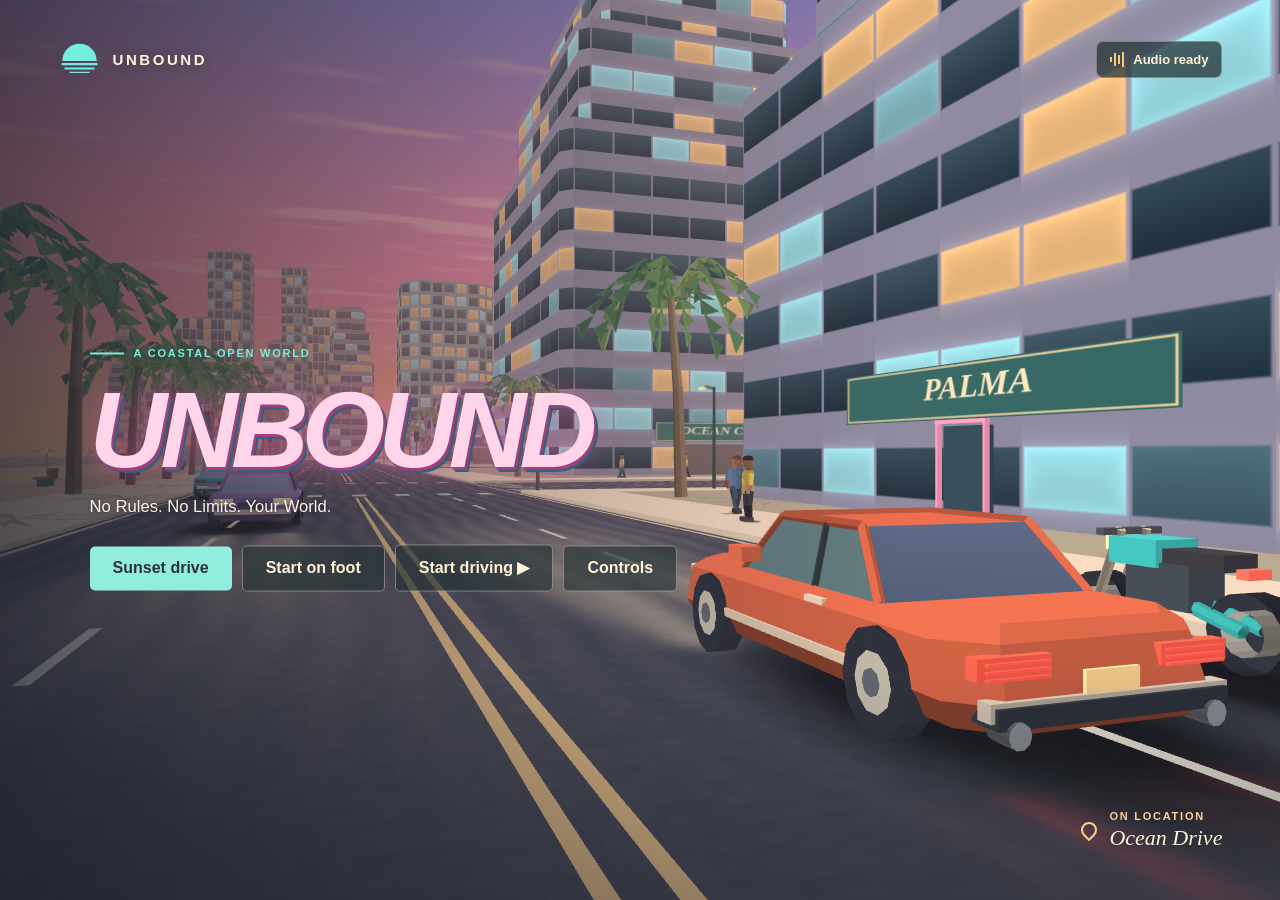
<file: docs/index.html>
<!doctype html>
<html lang="en"><head><meta charset="utf-8"><meta name="viewport" content="width=device-width,initial-scale=1,viewport-fit=cover"><meta name="theme-color" content="#182426"><title>UNBOUND | Open World</title><style>*{box-sizing:border-box}html,body{margin:0;width:100%;height:100%;overflow:hidden;background:#222833;color:#fff2d6;font-family:"Bahnschrift","Segoe UI",sans-serif}button{font:inherit;color:inherit;cursor:pointer;-webkit-tap-highlight-color:transparent;touch-action:manipulation}button:focus-visible{outline:3px solid #ffd680;outline-offset:4px}button:hover{filter:brightness(1.16)}#world,#shade,#titleScreen,#hud,#veil{position:absolute;inset:0;width:100%;height:100%}#world{touch-action:none}#shade{pointer-events:none;background:linear-gradient(90deg,rgba(25,29,43,.72),rgba(38,35,51,.24) 41%,transparent 70%),linear-gradient(0deg,rgba(27,31,39,.36),transparent 26%)}header{position:absolute;z-index:3;top:clamp(18px,4.5vh,48px);left:4.5vw;right:4.5vw;display:flex;justify-content:space-between;align-items:center;pointer-events:none}.brand{display:flex;align-items:center;gap:12px;font-size:15px;font-weight:800;letter-spacing:.17em;text-shadow:0 1px 8px #25313c85}.brand svg{width:43px;height:33px;color:#ffce8a}.topbuttons{display:flex;gap:8px;pointer-events:auto}.topbuttons button,.ghost,#closePanel,.touchActions button,.pad button{border:1px solid #fff3ce55;background:#263336bf;border-radius:7px;padding:9px 13px}.topbuttons button{font-size:13px;font-weight:600;display:flex;align-items:center;gap:9px;min-height:37px}.soundbars{display:flex;align-items:center;gap:2px;height:16px;color:#f6c87b}.soundbars i{width:2px;height:5px;background:currentColor}.soundbars i:nth-child(2){height:13px}.soundbars i:nth-child(3){height:9px}.soundbars i:nth-child(4){height:15px}.hero{position:absolute;left:7vw;top:50%;transform:translateY(-42%);max-width:72vw}.eyebrow,small,#roadName{font-weight:700;letter-spacing:.16em;font-size:11px}.eyebrow{display:flex;align-items:center;gap:10px;color:#ffd296}.eyebrow b{height:2px;width:34px;background:currentColor}h1{font:italic 900 clamp(78px,min(10.8vw,17vh),168px)/.73 Georgia,"Times New Roman",serif;letter-spacing:-.095em;margin:31px 0 28px -.045em;text-shadow:0 3px #443f49,0 10px 20px #22213445}h1 span{display:block;color:#ffbf8c;margin-left:.12em}p{line-height:1.5}.hero p{font-size:clamp(15px,1.3vw,21px);text-shadow:0 1px 5px #252534;margin:0 0 24px}.heroactions,.dialogactions{display:flex;gap:10px;align-items:center}.major,.ghost{border:0;border-radius:5px;padding:13px 23px;min-height:44px;font-weight:700}.major{background:#ffcf89;color:#2c3234}.major span{font-size:12px;margin-left:15px}.ghost{border:1px solid #f8e9cf66;background:#263336a6}.location{position:absolute;bottom:5.5vh;right:4.5vw;display:flex;align-items:center;gap:12px;text-shadow:0 2px 5px #28303e}.location i{width:16px;height:16px;border:2px solid #ffcf89;border-radius:50% 50% 50% 0;transform:rotate(-45deg)}.location small,.location strong{display:block}.location small{color:#ffce94;margin-bottom:3px}.location strong{font:italic 22px Georgia,serif}.playing{display:none!important}body.live .playing{display:block!important}body.live #shade{background:linear-gradient(0deg,#171e292e,transparent 19%,transparent 88%,#19212a30)}body.live #titleScreen{display:none}body.live header{top:20px;left:24px;right:24px}body.live .brand{font-size:12px;gap:8px}body.live .brand svg{width:32px;height:28px}#hud{pointer-events:none}#hud button{pointer-events:auto}#status{position:absolute;top:65px;left:26px;display:flex;align-items:center;gap:9px;background:#203030d9;border-radius:4px;padding:7px 10px;font-size:13px;font-weight:600}#status span+span{border-left:1px solid #f5ecd33c;padding-left:9px}#money{color:#ffdc91}#jobCard{position:absolute;top:74px;right:24px;width:225px;text-align:left;background:#1c2e30e8;border:0;border-left:3px solid #efbb76;padding:12px 15px;border-radius:3px 6px 6px 3px;box-shadow:0 4px 18px #1b25252b}#jobCard strong,#jobCard small{display:block}#jobCard strong{font-size:17px;margin:5px 0}#jobCard small{font-size:12px;font-weight:450;letter-spacing:.025em;color:#e2ddca}#mapDock{position:absolute;bottom:25px;left:25px;width:clamp(134px,14.5vw,215px);background:#20302fe8;border-radius:8px;overflow:hidden;border:1px solid #edddc270}#miniButton{width:100%;display:block;position:relative;padding:0;border:0;background:none}#mini{width:100%;display:block}#miniButton span{position:absolute;right:6px;bottom:6px;background:#20302d;border:1px solid #fff5;border-radius:3px;padding:1px 4px;font-size:11px}#roadName{padding:7px 10px;font-size:10px;letter-spacing:.15em}#speedBox{position:absolute;right:27px;bottom:28px;display:flex;align-items:center;gap:12px;text-shadow:0 2px 8px #202a2d,0 0 3px #202a2d}#speedBox strong{font:italic 800 clamp(46px,6vw,85px)/.95 Georgia,serif;letter-spacing:-.07em}#speedBox div{display:grid;gap:3px}#speedBox small{color:#ffdc98}#gear{width:max-content;background:#243434c9;border:1px solid #d9cdb685;border-radius:3px;padding:1px 6px;font-size:12px}#context,#notification{position:absolute;left:50%;transform:translateX(-50%);background:#203033eb;border-radius:5px;text-align:center;padding:9px 16px;font-size:14px;max-width:78vw}#context{bottom:66px}#notification{top:19%;max-width:min(80vw,440px);box-shadow:0 4px 22px #0002}#notification b,#notification span{display:block}#notification b{color:#ffcf89}#notification span{font-size:13px;margin-top:4px}#context:empty,#notification:empty{display:none}kbd{font:600 11px "Segoe UI",sans-serif;display:inline-block;border:1px solid #fff6;border-bottom-width:2px;border-radius:3px;padding:1px 5px;margin-right:3px}.shortcut{position:absolute;bottom:22px;left:50%;transform:translateX(-50%);display:flex;gap:12px;font-size:12px;text-shadow:0 1px 4px #132323;background:#263338aa;border-radius:5px;padding:5px 9px}.shortcut span{white-space:nowrap}#pin{position:absolute;display:none;transform:translate(-50%,-100%);border:1px solid #ffc66e;background:#223335e8;color:#ffdc9f;border-radius:6px;padding:4px 7px;font-size:12px;white-space:nowrap}#veil{z-index:6;display:grid;place-items:center;padding:15px;background:#16252aba;backdrop-filter:blur(5px)}[hidden]{display:none!important}#panel{width:min(610px,100%);max-height:90dvh;overflow:auto;border:1px solid #edcea54d;border-radius:12px;background:#203333;color:#f7ecd7;box-shadow:0 20px 90px #10171966;padding:clamp(16px,3vw,30px);outline:none}.panelhead{display:flex;align-items:flex-start;justify-content:space-between;margin-bottom:16px}.panelhead .eyebrow{font-size:10px}.panelhead h2{font:italic 700 39px/1.06 Georgia,serif;margin:5px 0 0;letter-spacing:-.055em}#closePanel{font-size:22px;line-height:1;padding:7px 11px}.job{padding:13px 0;border-top:1px solid #fff2;display:grid;grid-template-columns:1fr auto;align-items:center;gap:15px}.job small,.sectionline{color:#f6c88a}.job h3{margin:4px 0;font-size:19px}.job p,.panelnote{color:#d0d7ca;font-size:14px;margin:4px 0}.job .major,.dialogactions button{padding:9px 13px;min-height:38px;font-size:14px}.sectionline{border-top:1px solid #fff2;padding-top:12px;margin-top:8px;font-size:13px}.controls{display:grid;grid-template-columns:1fr 1fr;gap:0 22px}.controls div{padding:10px 0;border-bottom:1px solid #fff2;display:flex;justify-content:space-between;align-items:center;font-size:14px}.dialogactions{margin-top:18px;flex-wrap:wrap}#mapFull{display:block;width:100%;max-height:50vh;object-fit:contain;background:#203c3b;border-radius:5px;touch-action:manipulation}.legend{display:flex;gap:14px;margin-top:8px;flex-wrap:wrap;font-size:12px;color:#d3d8cc}.legend b{color:#ffc579}.legend i{color:#9ae2da}.legend em{color:#ed967f}#error{position:absolute;z-index:10;inset:20% 10% auto;background:#303c3e;padding:24px;border-radius:10px}body.live #touch{display:none!important}.pad,.touchActions{display:flex;gap:6px}.pad button,.touchActions button{touch-action:none;user-select:none}button{user-select:none}
@media(any-pointer:coarse){body.live #touch{display:flex!important;position:absolute;z-index:3;bottom:max(12px,env(safe-area-inset-bottom));left:12px;right:12px;justify-content:space-between;align-items:end;pointer-events:none}#touch button{pointer-events:auto}.pad button{min-width:42px;height:46px}.touchActions button{padding:8px;font-size:13px}.shortcut{display:none}#mapDock{bottom:73px;width:124px}#speedBox{bottom:77px}#context{bottom:125px}.heroactions button{min-height:46px}}
@media(max-width:680px){.hero{max-width:90vw;left:7vw;top:56%}.hero p{font-size:14px;max-width:280px}.eyebrow{font-size:10px}.location{bottom:3vh}.location strong{font-size:17px}body.live header{left:12px;right:12px;top:12px}#status{left:13px;top:55px;font-size:11px}#jobCard{right:12px;top:93px;width:170px;padding:8px 10px}#jobCard strong{font-size:14px}#jobCard small{font-size:11px}#mapDock{left:12px}#speedBox{right:14px}#notification{top:34%}.controls{grid-template-columns:1fr}.controls div{padding:6px 0}.location small{font-size:9px}.brand{font-size:12px;gap:7px}.brand svg{width:32px}.job{gap:7px}.heroactions .major,.heroactions .ghost{padding:11px 17px}.shortcut{display:none}}
.paintgrid{display:grid;grid-template-columns:repeat(auto-fit,minmax(150px,1fr));gap:8px;margin-top:15px}.paintgrid button{text-align:left;padding:10px;border-color:#fff3}.paintgrid button:disabled{opacity:.6;cursor:default}.paintgrid i{display:inline-block;width:13px;height:13px;border-radius:50%;margin-right:8px;vertical-align:middle}
@media(max-height:520px){.hero{top:53%}.hero h1{font-size:66px;margin:16px 0}.hero p{margin-bottom:10px}.location{bottom:16px}#mapDock{width:105px}.playing #notification{top:28%}.panelhead{margin-bottom:8px}}

h1.unbound{font:italic 900 clamp(45px,8.4vw,136px)/.95 Bahnschrift,Arial,sans-serif;letter-spacing:-.065em;color:#ffdcaa;margin:20px 0 14px}body.live header{pointer-events:none} .topbuttons button{pointer-events:auto}

.brand svg,.eyebrow{color:#74eddd}h1.unbound{color:#ffd5ea;text-shadow:2px 3px #9b427c,4px 5px #385f79,0 0 28px #ee5aa483}.major{background:#91edde}.heroactions{flex-wrap:wrap}.hero p{color:#fff1e4}#jobCard{border-left-color:#f783c5}#panel{background:#243541}

#arrest{position:absolute;inset:0;z-index:9;display:grid;place-items:center;text-align:center;background:#171728ce}#arrest h2{font:italic 900 clamp(64px,13vw,174px)/1 Bahnschrift,Arial,sans-serif;color:#ff7f92;margin:0;letter-spacing:-.055em}#arrest p{color:#fff0db}

.altKey{display:none}.flying .altKey{display:inline-block}@media(any-pointer:coarse){.flying .touchActions{flex-wrap:wrap;justify-content:center;max-width:190px}.flying #context{bottom:144px}}

@media(any-pointer:coarse){
  #world,#stick{touch-action:none}
  #stick{pointer-events:auto;position:relative;width:100px;height:100px;flex:none;border-radius:50%;background:#182e39ae;border:2px solid #9ae5dcaa;user-select:none}
  #stick i{position:absolute;left:50%;top:50%;width:40%;height:40%;border-radius:50%;background:#9de6dccf;transform:translate(calc(-50% + var(--dx,0px)),calc(-50% + var(--dy,0px)));pointer-events:none}
  #touch .touchActions{display:grid;grid-template-columns:repeat(2,minmax(54px,auto));gap:6px}
  #touch button{min-height:44px;background:#203740ec;border:1px solid #9ae5dc99;border-radius:8px}
  #mapDock,#speedBox{bottom:calc(118px + env(safe-area-inset-bottom))}
  #context,.flying #context{bottom:calc(116px + env(safe-area-inset-bottom));max-width:40vw}
  body.live #touch{left:max(12px,env(safe-area-inset-left));right:max(12px,env(safe-area-inset-right))}
  .topbuttons [data-cmd=car]{display:none}
}

#mapFull{height:min(50dvh,420px);max-height:none;touch-action:none;cursor:grab;user-select:none}
#mapFull:active{cursor:grabbing}
.maptools{display:flex;align-items:center;gap:6px;margin-top:8px}
.maptools button{min-width:44px;min-height:44px;padding:5px 12px}


#speedBox strong{font:300 clamp(48px,6.6vw,88px)/.92 "Segoe UI",sans-serif;letter-spacing:-.075em;font-variant-numeric:tabular-nums}
#speedBox{border-bottom:1px solid #fff6;padding-bottom:6px}


#touchLights[aria-pressed="true"]{color:#ffdf9a;border-color:#ffdf9a}

@media(any-pointer:coarse) and (max-width:540px) and (orientation:portrait){
  #context,.flying #context{bottom:calc(246px + env(safe-area-inset-bottom));width:max-content;max-width:88vw}
}

@media(any-pointer:coarse) and (max-width:540px) and (orientation:portrait){
  #status{right:13px;flex-wrap:wrap;gap:4px 8px}
  #status #alertState{flex-basis:100%;border:0;padding:0}
  #jobCard{top:119px}
}
@media(any-pointer:coarse) and (max-height:480px) and (orientation:landscape){
  #status{left:max(12px,env(safe-area-inset-left));top:49px;font-size:11px;gap:5px;padding:5px}
  #jobCard{right:max(12px,env(safe-area-inset-right));width:124px;top:52px;padding:6px 8px}
  #jobCard #jobHint,#jobType{display:none}
  #jobCard strong{font-size:13px}
  #mapDock{width:82px;left:max(12px,env(safe-area-inset-left))}
  #roadName{font-size:8px;padding:3px}
  #speedBox strong{font-size:35px}
  #notification{top:31%;max-width:46vw;pointer-events:none}
}

.maptools{flex-wrap:wrap}
</style></head>
<body><canvas id="world" aria-label="3D UNBOUND game world"></canvas><div id="shade"></div>
<svg style="position:absolute;width:0;height:0" aria-hidden="true"><defs><symbol id="sun" viewBox="0 0 60 42"><path d="M6 23a24 24 0 0 1 48 0Z M5 26h50v3H5z M9 32h42v3H9z M16 38h28v2H16z" fill="currentColor"/></symbol></defs></svg>
<header><div class="brand"><svg><use href="#sun"/></svg><span>UNBOUND</span></div><div class="topbuttons"><button id="sound" aria-label="Toggle vehicle audio" title="Toggle audio"><span class="soundbars"><i></i><i></i><i></i><i></i></span><span id="soundText">Audio ready</span></button><button class="playing" data-cmd="car">Walk / ride</button><button class="playing" data-cmd="pause" aria-label="Pause game">Ⅱ</button></div></header>
<main id="titleScreen"><div class="hero"><div class="eyebrow"><b></b> A COASTAL OPEN WORLD</div><h1 class="unbound">UNBOUND</h1><p>No Rules. No Limits. Your World.</p><div class="heroactions"><button class="major" id="skylineStart">Sunset drive</button><button class="ghost" id="walkStart">Start on foot</button><button class="ghost" id="begin">Start driving <span>▶</span></button><button id="helpTitle" class="ghost">Controls</button></div></div><div class="location"><i></i><div><small>ON LOCATION</small><strong id="titlePlace">Ocean Drive</strong></div></div></main>
<section id="hud" class="playing" aria-label="Game dashboard"><div id="status"><span id="district"></span><span id="time"></span><span id="money"></span><span id="alertState" hidden></span></div><button id="jobCard" data-cmd="jobs"><span class="eyebrow" id="jobType">JOB BOARD</span><strong id="jobTitle">Available jobs</strong><small id="jobHint"></small></button><div id="pin"></div>
<div id="mapDock"><button id="miniButton" data-cmd="map" aria-label="Open city map"><canvas id="mini" width="244" height="166"></canvas><span>M</span></button><div id="roadName">OCEAN DRIVE</div></div>
<div id="speedBox"><strong id="speed">000</strong><div><small id="unit">KM/H</small><span id="gear">P</span></div></div>
<div id="context"></div><div id="notification" role="status"></div><div class="shortcut"><span><kbd>M</kbd> Map</span><span><kbd>J</kbd> Jobs</span><span><kbd>H</kbd> Controls</span></div></section>
<div id="touch" class="playing"><div id="stick" aria-label="Movement joystick"><i></i></div><div class="touchActions"><button data-cmd="car">Board</button><button data-cmd="act">Use</button><button id="touchLights" data-cmd="lights" aria-pressed="true" hidden>Lights</button><button data-hold="brake">Sprint</button><button class="altKey" data-hold="rise">Climb</button><button class="altKey" data-hold="descend">Lower</button></div></div>
<div id="veil" hidden><section id="panel" role="dialog" aria-modal="true" aria-labelledby="panelTitle" tabindex="-1"><div class="panelhead"><div><div class="eyebrow" id="panelTag"></div><h2 id="panelTitle"></h2></div><button id="closePanel" aria-label="Close panel">×</button></div><div id="panelBody"></div></section></div>
<section id="arrest" hidden role="dialog" aria-label="Arrested"><div><h2>BUSTED</h2><p id="arrestInfo"></p><button class="major" id="release">Return to the street</button></div></section><div id="error" role="alert" hidden></div>
<script>const PC = (() => {
  const xs=[0,68,136,204,272,340,408], zs=[-204,-136,-68,0,68,136], TAU=Math.PI*2;
  const clamp=(v,a,b)=>Math.max(a,Math.min(b,v)), dist=(a,b)=>Math.hypot(a.x-b.x,a.z-b.z);
  const angle=(a,b)=>Math.atan2(Math.sin(b-a),Math.cos(b-a));
  function seed(s){return ()=>{s=(Math.imul(s,1664525)+1013904223)>>>0;return s/4294967296}}
  const rand=seed(731), solids=[], buildings=[], lots=[], props=[];
  const paints=['#ef8d78','#89b8ad','#dfb5a0','#f5ca9a','#aba2b9','#e1cfc0','#89aeb7'];
  function block(x,z,w,d,h,paint,type,sign=''){const b={x,z,w,d,h,paint,type,sign,seed:Math.floor(rand()*65535)};if(type!=='store' && ((x>55&&x<245)||sign==='PALMA'||sign==='OCEAN CLUB')){
      b.h=h+14+b.seed%29;
    }
    if(type!=='store'&&x>=245&&b.seed%3!==0)b.h+=22+b.seed%34;
    buildings.push(b);solids.push(b);return b}
  const names=['PALMA','SUNDIAL','AZURE','MIRAGE','OCEAN CLUB','BAY RECORDS','PARADISO','LIDO','RIVIERA','NOVA'];
  for(let i=0;i<xs.length-1;i++)for(let j=0;j<5;j++){
    const x=xs[i]+34,z=zs[j]+34,park=(i===1&&j===2)||(i===2&&j===4);
    lots.push({i,j,x,z,park});
    if(park)continue;
    if(i===4&&j===3){block(x,z,37,36,12,'#e794ad','deco','NEON GALLERIA');continue}
    if(i===5&&j===1){block(x,z,31,29,10,'#81bfb6','store','ARCADE 88');continue}
    if(i===0&&j===3){block(29,34,27,32,11,'#f1b293','deco','PALMA');block(48,19,10,11,5,'#8ec3b5','store','CAFE');continue}
    if(i===0&&j===2){block(31,-34,29,33,18,'#9bc9bd','deco','OCEAN CLUB');continue}
    if(i===0&&j===4){block(34,102,33,28,9,'#9dc8cb','deco','SURFSIDE');continue}
    const h=i===2&&j<3?20+rand()*23:7+rand()*15;
    block(x-8,z-7,19+rand()*5,19+rand()*5,h,paints[(i*3+j)%7],i===2?'tower':'deco',i===1&&j===3?'BAY RECORDS':i===1&&j===4?'PALMA AUTO':names[(i*3+j)%10]);
    block(x+10,z+12,15,12,4+rand()*6,paints[(i+j+2)%7],'store',names[(i*4+j+3)%10]);
  }
  // Thin tree trunks, shelters and street furniture share the movement collision grid.
  function prop(kind,x,z,size=1){props.push({kind,x,z,size,seed:Math.floor(rand()*1e5)});if(['palm','lamp','booth','kiosk'].includes(kind))solids.push({x,z,w:kind==='kiosk'?5:.65,d:kind==='kiosk'?3:.65})}
  for(let z=-215;z<151;z+=13){prop('palm',-12.6,z,0.88+rand()*.35);if(z%2)prop('bench',-17,z)}
  for(const l of lots){
    for(const f of [-1,1]){prop('palm',l.x-21,l.z+f*16,.74+rand()*.30);prop('lamp',l.x+f*16,l.z-24)}
    if(l.park)for(let k=0;k<10;k++)prop(k%3?'palm':'bench',l.x+(rand()-.5)*32,l.z+(rand()-.5)*32,.8+rand()*.35)
  }
  for(let z=-186;z<145;z+=29){prop('umbrella',-31-rand()*7,z,1);prop('towel',-35,z+2)}
  prop('kiosk',-20,-87);prop('kiosk',-20,91);
  const stops={
    hotel:{x:9.5,z:32,label:'Palma Hotel'},club:{x:9.5,z:-38,label:'Ocean Club'},beach:{x:-9.8,z:94,label:'Coral Beach'},
    records:{x:78,z:26,label:'Bay Records'},park:{x:100,z:-58,label:'Marina Gardens'},lookout:{x:195,z:-165,label:'Skyline Lookout'}
  };
  const docks=[{x:-45,z:44,label:'South Jetty'},{x:-45,z:-145,label:'North Jetty'}];
  const sea=p=>p&&Number.isFinite(p.x)&&Number.isFinite(p.z)&&p.x>=-130&&p.x<=-44&&p.z>=-211&&p.z<=141;
  const rooms=[
    {id:'lobby',label:'Palma Hotel',host:'Alma',job:'guestlist',color:'#eb8bab',wall:'#8abfb7',b:buildings.find(b=>b.x===29&&b.z===34),pitch:'The rooftop band starts at midnight. Take our guest list to Cleo at Bay Records and bring back the stamped copy.'},
    {id:'vinylroom',label:'Bay Records',host:'Cleo',job:'testpress',color:'#65d3ce',wall:'#8a789e',b:buildings.find(b=>b.sign==='BAY RECORDS'&&b.x===94&&b.z===27),pitch:'I pressed one copy of our new single. Take it to Alma at the hotel and bring me her listening notes.'},
    {id:'cafe',label:'Palma Café',host:'Luis',job:'breakfast',color:'#f6b369',wall:'#aba0be',b:buildings.find(b=>b.sign==='CAFE'),pitch:'The hotel desk ordered breakfast for the night shift. Deliver the box to Alma, then come back for your pay.'}
  ];
  rooms.push({id:'mall',label:'Neon Galleria',host:'Luz',job:'opening',color:'#f489c9',wall:'#78b4ba',b:buildings.find(b=>b.sign==='NEON GALLERIA'),pitch:'Opening night starts in an hour. Bring the guest passes to Alma and return with the hotel reservations.'},
    {id:'arcade',label:'Arcade 88',host:'Dex',job:'tournament',color:'#89dbe6',wall:'#9d85aa',b:buildings.find(b=>b.sign==='ARCADE 88'),pitch:'The tournament needs a sound check. Take our music cue to Cleo and bring the approved mix back.'});
  for(const r of rooms){r.x=r.b.x-r.b.w/2-1.2;r.z=r.b.z;if(r.id==="cafe"){r.x=r.b.x;r.z=r.b.z-r.b.d/2-1.2}r.room=r.id}
  const roomJobs=rooms.map((r,i)=>{const target=rooms[i===0||i===4?1:0];return {id:r.job,name:['The velvet list','First pressing','Breakfast after dark','Galleria opening night','Arcade sound check'][i],type:'Local favor',fee:[240,300,160,360,400][i],desc:r.pitch,stages:[[target,'Meet '+target.host,'foot'],[r,'Return to '+r.host,'foot']]}});
  const contracts=[...roomJobs,
    {id:'relay',name:'The midnight broadcast',type:'Radio courier',fee:320,desc:'Meet Frankie for a demo tape, get Paz to record a beach intro, then return the master to Frankie.',stages:[['records','Meet Frankie for the tape','foot'],['beach','Record Paz’s introduction','foot'],['records','Return the master to Frankie','foot']]},
    {id:'buoy',name:'The missing buoy',type:'Harbor salvage',fee:390,desc:'Talk to skipper Nell at South Jetty. Pilot a speedboat to the offshore buoy, recover its recorder, then take it back to Nell.',stages:[[{x:-38,z:44,label:'South Jetty'},'Speak to Nell','foot'],[{x:-91,z:-65,label:'Offshore buoy'},'Recover the recorder','boat'],[{x:-38,z:44,label:'South Jetty'},'Give Nell the recorder','foot']]},
    {id:'fare',name:'Last fare to the club',type:'Passenger',fee:180,desc:'Pick up Sol at the Palma Hotel and drive her to Ocean Club.',stages:[['hotel','Pick up Sol','car'],['club','Drop off Sol','car']]},
    {id:'vinyl',name:'The vinyl run',type:'Courier',fee:260,desc:'Collect a record crate on foot at Bay Records, then deliver it to Coral Beach.',stages:[['records','Collect the records','foot'],['beach','Deliver the records','foot']]},
    {id:'rally',name:'Coastline time trial',type:'Time trial',fee:420,desc:'Reach the starting line in a car, then pass four gates in 90 seconds.',stages:[['beach','Start the time trial','car'],[{x:3.4,z:-63,label:'Ocean Drive'},'Pass gate 1','gate'],[{x:64.5,z:-132.5,label:'Arts Quarter'},'Pass gate 2','gate'],[{x:140,z:-137,label:'Skyline Avenue'},'Pass gate 3','gate'],['lookout','Cross the finish line','gate']]}
  ];
  const film=[{x:-20,z:18},{x:102,z:-43},{x:163,z:102},{x:-21,z:-160},{x:188,z:-178}];
  const carColors=['#ec704f','#4aaeb5','#f5c563','#d9ded2','#9476ad','#6387b3','#b84b56'];
  for(const x of xs)for(const z of zs)for(const f of [-1,1])solids.push({x:x+8.75*f,z:z+8.75*f,w:.65,d:.65});
  const garage={x:77.8,z:94,label:'Palma Auto'};
  function car(id,x,z,h,color,style=0){return {id,x,z,h,color,style,speed:0,steer:0}}
  const pedColors=['#ed8d47','#74bbaf','#eecc71','#657ea4','#e1839a','#dcd1aa','#829b66'];
  const first=['Mara','Rafa','Nina','Beau','Inez','Leo','Tess','Kai','Milo','Ada','Rio','Jules'];
  const chatter=['“The sunset looks best from the beach.”','“I left a film roll somewhere near the gardens.”','“Bay Records gets new vinyl every Friday.”','“Ocean Drive runs all the way up the coast.”','“That hotel sign has been here longer than I have.”','“I always take the long way home.”'];
  const corner=(i,j,c)=>({x:xs[i]+[10.7,57.3,57.3,10.7][c],z:zs[j]+[10.7,10.7,57.3,57.3][c]});
  const roadNode=(i,j)=>({x:xs[i],z:zs[j],i,j});
  function neighbors(n){return [[1,0],[0,1],[-1,0],[0,-1]].map(([a,b])=>[n.i+a,n.j+b]).filter(([i,j])=>xs[i]!=null&&zs[j]!=null).map(([i,j])=>roadNode(i,j))}
  function lane(a,b){const h=Math.atan2(b.x-a.x,a.z-b.z);return {h,dx:Math.sin(h),dz:-Math.cos(h),rx:Math.cos(h)*3.25,rz:Math.sin(h)*3.25}}
  function signal(x,z,t){return (t+(Math.round(x/68)*3+Math.round(z/68)*2)+1600)%16}
  function allowed(p,r){return p.x>=-41+r&&p.x<=420-r&&p.z>=-216+r&&p.z<=148-r&&!solids.some(b=>Math.abs(p.x-b.x)<b.w/2+r&&Math.abs(p.z-b.z)<b.d/2+r)}
  function move(p,dx,dz,r){let hit=false;if(allowed({x:p.x+dx,z:p.z},r))p.x+=dx;else hit=true;if(allowed({x:p.x,z:p.z+dz},r))p.z+=dz;else hit=true;return hit}
  function officerRoute(start,target){
    const snap=v=>Math.round(v/2)*2;
    const origin={x:snap(start.x),z:snap(start.z),cost:0,prev:null};const pending=[origin],seen=new Set();
    for(let i=0;pending.length&&i<1700;i++){
      const n=pending.pop(),key=n.x+','+n.z;if(seen.has(key))continue;seen.add(key);
      if(dist(n,target)<3){const path=[];for(let last=n;last.prev;last=last.prev)path.unshift(last);return path}
      for(const [dx,dz] of [[2,0],[-2,0],[0,2],[0,-2]]){const q={x:n.x+dx,z:n.z+dz,cost:n.cost+2,prev:n};
        if(!seen.has(q.x+','+q.z)&&allowed(q,.34)&&allowed({x:n.x+dx/2,z:n.z+dz/2},.34)){q.score=q.cost+Math.abs(q.x-target.x)+Math.abs(q.z-target.z);pending.push(q)}}
      pending.sort((a,b)=>b.score-a.score)
    }return []
  }
  class Game{
    constructor(save){
      this.r=seed(8231);this.time=0;this.money=0;this.done=[];this.found=[];this.clock=17.6;this.job=null;this.notice=null;this.dirty=false;
      this.cars=[car(0,3.25,48,0,carColors[0]),car(1,-6,8,Math.PI,carColors[1],1),car(2,62,48,Math.PI,carColors[2],2),car(3,142,-95,0,carColors[4],1),car(4,198,80,Math.PI,carColors[3],2)];
      this.cars.push({...car(5,6.5,48,0,'#45c4be'),bike:true},{...car(6,265,88,Math.PI,'#cf6959'),bike:true});
      this.player={x:3.25,z:48,h:0,car:0,walk:0};this.traffic=[];this.people=[];
      for(let i=0;i<xs.length;i++)for(let j=0;j<zs.length-1;j++)if((i+j)%3!==2){
        const a=roadNode(i,j),b=roadNode(i,j+1),l=lane(a,b),t=.22+this.r()*.55;
        this.traffic.push({...car(30+this.traffic.length,a.x+l.rx,a.z+68*t,l.h,carColors[(i*4+j+1)%7],(i+j)%3),a,b,state:'road',cruise:6+this.r()*4,wait:0})
      }
      this.patrol=this.traffic.find(c=>c.a.i===1&&c.a.j===3);this.patrol.patrol=true;this.patrol.color='#455668';this.patrol.style=1;this.alert=null;this.lastImpact=-10;this.patrols=[this.patrol];this.air=null;this.marine=[];
      for(const c of this.traffic)c.bike=!c.patrol&&c.id%3===1;
      for(let k=0;k<60;k++){const i=Math.floor(k/5)%3,j=k%5,c=Math.floor(this.r()*4),dir=this.r()>.5?1:-1,a=corner(i,j,c),b=corner(i,j,(c+dir+4)%4),f=this.r();
        this.people.push({id:k,name:first[k%12],i,j,c:(c+dir+4)%4,dir,x:a.x+(b.x-a.x)*f,z:a.z+(b.z-a.z)*f,target:b,h:0,step:this.r()*6,speed:1.15+this.r()*.65,wait:0,state:'walk',color:pedColors[k%7],skin:['#b77e5f','#905d45','#dcab86','#aa7056'][k%4]})
      }
      for(let k=0;k<8;k++){const n={...this.people[k],i:3,id:this.people.length};n.target=corner(3,n.j,n.c);n.x+=204-68*this.people[k].i;this.people.push(n)}
      this.sol={...this.people[0],id:this.people.length,name:'Sol',x:stops.hotel.x,z:stops.hotel.z,h:-1.35,color:'#f8cf61',state:'host',step:0};this.people.push(this.sol);
      for(const [name,pos,color] of [['Frankie',stops.records,'#ad819a'],['Paz',stops.beach,'#5bafae']])this.people.push({...this.sol,id:this.people.length,name,x:pos.x,z:pos.z,color});
      this.people.push({...this.sol,id:this.people.length,name:'Nell',x:-38,z:44,color:'#57c8c0'});for(const dock of docks)this.cars.push({...car(this.cars.length,dock.x,dock.z,0,'#dc80ac'),boat:true});
      for(let k=0;k<8;k++){const z=-190+k*42,x=-15.1-(k%2)*1.2;this.people.push({...this.people[k+2],id:this.people.length,x,z,promenade:true,target:{x,z:k%2?-209:138},state:'walk'})}
      if(save)this.restore(save);
      if(!this.cars.some(v=>v.heli))this.cars.push({...car(this.cars.length,-24,49,0,"#455668"),heli:true,alt:0,acquired:true});
      this.harborBoat=this.cars.some(v=>v.fromHarbor)?null:{x:-46,z:64,h:0,boat:true,id:820};
    }
    get vehicle(){return this.player.car===null?null:this.cars.find(c=>c.id===this.player.car)}
    notify(title,detail=''){this.notice={title,detail,until:this.time+4}}
    startJob(id){if(this.job||!contracts.some(c=>c.id===id))return false;this.job={id,stage:0,remaining:null};if(id==='fare')Object.assign(this.sol,{x:stops.hotel.x,z:stops.hotel.z,state:'host'});this.dirty=true;this.notify('Job accepted',this.objective().label);return true}
    objective(){if(!this.job)return null;const c=contracts.find(c=>c.id===this.job.id),[key,action,mode]=c.stages[this.job.stage];return {...(typeof key==='string'?stops[key]:key),action,mode,contract:c}}
    endJob(){if(this.job?.id==='fare'){const stop=this.job.stage===2?stops.club:stops.hotel;Object.assign(this.sol,{state:'host',x:stop.x,z:stop.z})}this.job=null;this.dirty=true}
    advance(){const obj=this.objective();if(!obj)return false;
      if(obj.room?(this.room?.id!==obj.room||!this.atHost()):this.inside)return false;
      if(dist(this.player,obj)>(obj.mode==='foot'?3.5:10.5))return false;
      if((obj.mode==='foot')!==!this.vehicle){this.notify(obj.mode==='foot'?'Step out of the car':'Bring a car to this stop');return false}
      if(obj.mode==='boat'&&!this.vehicle?.boat){this.notify('Bring a boat');return false}if(obj.mode==='boat'&&Math.abs(this.vehicle.speed)>2){this.notify('Slow down at the buoy');return false}
      if((obj.mode==='car'||obj.mode==='gate')&&(this.vehicle?.heli||this.vehicle?.boat)){this.notify('Bring a road vehicle');return false}
      if(obj.mode==='car'&&Math.abs(this.vehicle.speed)>1.7){this.notify('Stop the car');return false}
      if(this.job.id==='fare'&&this.job.stage===1&&this.player.car!==this.job.passengerCar){this.notify('Sol is in your other car','Return in the car you used at the hotel.');return false}
      const line=this.job.id==='relay'?['Frankie: Get Paz on the intro before the tide comes in.','Paz: That’s the take. Bring it back to Frankie.'][this.job.stage]:this.job.id==='buoy'?'Nell: Bring the recorder back to the south jetty.':null;this.job.stage++;this.dirty=true;
      if(this.job.stage===obj.contract.stages.length){this.money+=obj.contract.fee;if(!this.done.includes(this.job.id))this.done.push(this.job.id);this.notify('Job complete','+$'+obj.contract.fee+'  ·  '+obj.contract.name);this.endJob()}
      else{if(this.job.id==='fare'){this.sol.state='riding';this.job.passengerCar=this.player.car}if(this.job.id==='rally'&&this.job.stage===1)this.job.remaining=90;this.notify(line||(obj.mode==='gate'?'Gate cleared':'Objective complete'),this.objective().action+' · '+this.objective().label)}
      return true
    }
    entrance(){return !this.vehicle&&!this.inside&&rooms.find(r=>dist(this.player,r)<2.8)}
    get room(){return rooms.find(r=>r.id===this.inside?.id)}
    atHost(){return this.inside&&dist(this.inside,{x:0,z:-2.8})<2.7}
    atExit(){return this.inside&&dist(this.inside,{x:0,z:4.2})<1.9}
    doorway(){if(this.inside){if(!this.atExit())return false;this.inside=null;this.notify('Back on the street')}else{const r=this.entrance();if(!r)return false;this.inside={id:r.id,x:0,z:3.8,h:0,walk:0};Object.assign(this.player,{x:r.x,z:r.z});this.notify(r.label,'Walk to '+r.host+' and press E to talk.')}this.dirty=true;return true}
    nearbyPatrolBoat(){return [...this.marine,...(this.harborBoat?[this.harborBoat]:[])].filter(b=>dist(b,this.player)<8).sort((a,b)=>dist(a,this.player)-dist(b,this.player))[0]}
    takePoliceBoat(unit){
      const old=this.vehicle;if(old)old.speed=0;
      const v={...car(this.cars.length,unit.x,unit.z,unit.h,'#374f72'),boat:true,policeBoat:true,acquired:true,fromHarbor:unit===this.harborBoat};
      if(v.fromHarbor)this.harborBoat=null;else this.marine=this.marine.filter(b=>b!==unit);
      this.cars.push(v);Object.assign(this.player,{x:v.x,z:v.z,h:v.h,car:v.id});
      this.startPursuit(1,v);this.notify('Police launch taken','Marine patrol alerted.');this.dirty=true;return true
    }
    nearestCar(){return [...this.cars,...this.traffic,...this.marine,...(this.harborBoat?[this.harborBoat]:[])].filter(c=>dist(this.player,c)<(c.boat?8:4.8)).sort((a,b)=>dist(this.player,a)-dist(this.player,b))[0]}
    redeployTraffic(c){
      const origins=xs.flatMap((_,i)=>zs.map((_,j)=>roadNode(i,j))).sort((a,b)=>dist(b,this.player)-dist(a,this.player));
      for(const a of origins)for(const b of neighbors(a)){
        const l=lane(a,b),pos={x:a.x+l.rx+l.dx*24,z:a.z+l.rz+l.dz*24};
        if([...this.traffic,...this.cars].some(o=>o!==c&&dist(o,pos)<7))continue;
        Object.assign(c,pos,{a,b,h:l.h,speed:0,state:'road',yielding:false,wait:0});
        if(!c.patrol)c.color=carColors[(carColors.indexOf(c.color)+1)%carColors.length];return
      }
    }
    takeTraffic(driver){
      const witnessed=this.policeSee(driver,true);
      const v={...car(this.cars.length,driver.x,driver.z,driver.h,driver.color,driver.style),bike:!!driver.bike,cruiser:!!driver.patrol,acquired:true};
      this.cars.push(v);
      const spots=[1,-1,1.6,-1.6].map(n=>({x:v.x+n*2.6*Math.cos(v.h),z:v.z+n*2.6*Math.sin(v.h)}));
      const pos=spots.find(p=>allowed(p,.4)&&!this.traffic.some(o=>o!==driver&&dist(o,p)<2.2))||{x:this.player.x,z:this.player.z};
      let nearest,sidewalk;
      for(let i=0;i<xs.length-1;i++)for(let j=0;j<5;j++)for(let c=0;c<4;c++){const dest=corner(i,j,c);if(!sidewalk||dist(pos,dest)<dist(pos,sidewalk)){nearest={i,j,c};sidewalk=dest}}
      const id=this.people.length;
      this.people.push({...this.people[id%60],...nearest,...pos,id,name:first[id%first.length],target:sidewalk,state:'walk',wait:0,step:0,protest:{until:this.time+2,vehicle:v.id},joining:officerRoute(pos,sidewalk)});
      this.redeployTraffic(driver);
      if(witnessed)this.startPursuit(1,v);
      const shout=driver.bike?'Hey! Give me back my bike!':'Hey! That’s my car!';
      this.notify(first[id%first.length]+' · “'+shout+'”',witnessed?'Police witnessed the theft.':'');
      return v
    }
    nearestPed(){return this.people.filter(p=>p.state!=='riding'&&dist(this.player,p)<3.8).sort((a,b)=>dist(this.player,a)-dist(this.player,b))[0]}
    toggleCar(){
      const p=this.player,v=this.vehicle;if(this.inside)return false;
      if(v?.heli&&v.alt>.05){this.notify('Land before exiting','Hold C over clear ground.');return false}
      if(v?.boat){const unit=this.nearbyPatrolBoat();if(unit&&!v.policeBoat)return this.takePoliceBoat(unit);if(v.x< -47){this.notify('Return to shore','Bring the boat alongside the beach to disembark.');return false}v.speed=0;Object.assign(p,{car:null,x:-39,z:v.z,h:Math.PI/2});this.dirty=true;return true}
      if(v){v.speed=0;
        const spots=[-1,1,-1.6,1.6,-2,2].map(n=>({x:v.x+Math.cos(v.h)*2.1*n,z:v.z+Math.sin(v.h)*2.1*n}));const s=spots.find(s=>allowed(s,.4)&&![...this.traffic,...this.cars].some(c=>c!==v&&dist(c,s)<1.55));if(!s){this.notify('Find room to open the door');return false}
        v.speed=0;Object.assign(p,s,{car:null});this.dirty=true;return true
      }
      let c=this.nearestCar();if(!c){this.notify('Walk closer to a vehicle');return false}
      if(c===this.harborBoat||this.marine.includes(c))return this.takePoliceBoat(c);
      if(this.traffic.includes(c))c=this.takeTraffic(c);
      Object.assign(p,{x:c.x,z:c.z,h:c.h,car:c.id});this.dirty=true;return true
    }
    interact(){const p=this.player,o=this.objective();if(o&&dist(p,o)<(o.mode==='foot'?4:10.5)){this.advance();return}
      if(!this.vehicle){const i=film.findIndex((f,i)=>!this.found.includes(i)&&dist(f,p)<3.5);if(i>=0){this.found.push(i);this.money+=50;this.dirty=true;this.notify('Film roll recovered',this.found.length+' / 5   ·   +$50');return}
        const npc=this.nearestPed();if(npc){npc.wait=3;npc.h=Math.atan2(p.x-npc.x,npc.z-p.z);if(!this.job&&(npc.name==='Nell'||npc.name==='Frankie')){this.startJob(npc.name==='Nell'?'buoy':'relay');this.advance();return}const line=npc===this.sol?(npc.z===stops.club.z?'“Thanks for the ride. I can hear the band from here!”':'“I booked a ride to Ocean Club. Check the job board.”'):npc.name==='Frankie'?'“Paz is waiting on my crate of records. Check the courier job.”':npc.name==='Paz'?'“I play records at the beach when the sun goes down.”':chatter[npc.id%chatter.length];this.notify(npc.name,line);return}}
    }
    respray(color){if(!this.vehicle||dist(this.player,garage)>10.5||Math.abs(this.vehicle.speed)>1.7||!carColors.includes(color)||this.vehicle.color===color||this.money<80)return false;this.money-=80;this.vehicle.color=color;this.dirty=true;this.notify('Fresh paint','−$80 · Palma Auto');return true}
    dispatch(level){
      const required=Math.max(1,level);
      while(this.patrols.length>required){const withdrawn=this.patrols.pop();this.traffic=this.traffic.filter(c=>c!==withdrawn)}
      if(this.patrols.length>=required)return;
      const entries=[];
      for(let i=0;i<xs.length;i++)for(let j=0;j<zs.length;j++){const a=roadNode(i,j);for(const b of neighbors(a)){const l=lane(a,b),x=a.x+l.rx+l.dx*22,z=a.z+l.rz+l.dz*22;const range=dist({x,z},this.player);if(range>48)entries.push({a,b,x,z,h:l.h,range})}}
      const p=this.player,heading=p.h;
      while(this.patrols.length<required){
        const index=this.patrols.length,desired=heading+[0,Math.PI/2,0,-Math.PI/2,Math.PI,0][index];
        const score=e=>{const direction=Math.atan2(e.x-p.x,p.z-e.z);return Math.abs(angle(desired,direction))*75+Math.abs(e.range-68)};
        entries.sort((a,b)=>score(a)-score(b));
        const spot=entries.find(s=>![...this.traffic,...this.cars].some(c=>dist(c,s)<12));if(!spot)break;
        const c={...car(100+index,spot.x,spot.z,spot.h,'#455668',1),a:spot.a,b:spot.b,state:'road',cruise:10,wait:0,patrol:true};
        c.flank=index===1?1:index===3?-1:0;
        if(index===2||index===5){
          const alongX=Math.abs(Math.sin(heading))>Math.abs(Math.cos(heading));
          const routes=entries.filter(e=>(alongX?e.a.z===e.b.z:e.a.x===e.b.x));
          const ahead={x:p.x+Math.sin(heading)*(index===2?65:120),z:p.z-Math.cos(heading)*(index===2?65:120)};
          routes.sort((a,b)=>dist(a,ahead)-dist(b,ahead));
          const laneSpot=routes.find(e=>dist(e,p)>40&&![...this.traffic,...this.cars].some(o=>dist(o,e)<10));
          if(laneSpot){Object.assign(c,{x:laneSpot.x,z:laneSpot.z,h:laneSpot.h,a:laneSpot.a,b:laneSpot.b,blockHeading:laneSpot.h+Math.PI/2,blockTime:18,state:'blocking'})}
        }
        this.traffic.push(c);this.patrols.push(c)
      }
    }
    supportTick(dt){
      const w=this.alert,p=this.player;
      if(!w){this.air=null;this.marine.length=0;return}
      if(w.level<4)this.air=null;
      else if(!this.air)this.air={x:p.x+28,z:p.z+31,h:0,alt:15,id:801};
      const count=this.vehicle?.boat?(w.level>=5?2:1):0;
      if(this.marine.length>count)this.marine.length=count;
      while(this.marine.length<count){
        const k=this.marine.length;
        const choices=[{x:p.x-18,z:p.z+32},{x:p.x-15,z:p.z-34},{x:p.x+18,z:p.z+30},{x:p.x+18,z:p.z-32}].map(q=>({x:clamp(q.x,-130,-44),z:clamp(q.z,-211,141)}));
        const q=choices.find(q=>dist(p,q)>22&&this.marine.every(m=>dist(m,q)>22))||choices[k];
        this.marine.push({...q,id:this.marine.some(m=>m.id===810)?811:810,h:0,boat:true})
      }
      function follow(u,x,z,speed){const dx=x-u.x,dz=z-u.z,d=Math.hypot(dx,dz);if(d<.15)return;
        const step=Math.min(d,speed*dt);u.h+=clamp(angle(u.h,Math.atan2(dx,-dz)),-dt*3,dt*3);u.x+=dx*step/d;u.z+=dz*step/d}
      const target=w.seen?p:w.origin;
      if(this.air){const a=this.time*.40;follow(this.air,target.x+Math.cos(a)*8,target.z+Math.sin(a)*8,12);
        let roof=0;for(const b of buildings)if(Math.abs(b.x-this.air.x)<b.w/2+9&&Math.abs(b.z-this.air.z)<b.d/2+9)roof=Math.max(roof,b.h);
        this.air.alt=Math.max(roof+3,this.air.alt+clamp(roof+15-this.air.alt,-dt*5,dt*12))}
      this.marine.forEach((u,k)=>{follow(u,clamp(target.x+(k?3:0),-130,-44),clamp(target.z,-211,141),10+w.level*.7)});
    }
    policeSee(point,witness=false){
      if(this.inside)return false;
      return [...this.patrols,...this.marine,...(this.air?[this.air]:[]),...(this.officer?[this.officer]:[])].some(c=>{
        const dx=point.x-c.x,dz=point.z-c.z,d=Math.hypot(dx,dz);
        if(d>(c===this.air?30:this.marine.includes(c)?32:38+(this.alert?.level||0)*2))return false;
        if(witness&&d>5&&(dx*Math.sin(c.h)-dz*Math.cos(c.h))<d*.25)return false;
        for(let f=1;f<d;f++){const x=c.x+dx*f/d,z=c.z+dz*f/d;if(buildings.some(b=>Math.abs(x-b.x)<b.w/2&&Math.abs(z-b.z)<b.d/2&&(c!==this.air||b.h>1+(c.alt-1)*(1-f/d))))return false}
        return true
      })
    }
    reportCrash(pedestrian=false){
      if(this.time-this.lastImpact<4&&(!pedestrian||(this.alert?.level||0)>=2))return;
      this.lastImpact=this.time;
      this.startPursuit(pedestrian?2:1,this.player);
      this.notify(pedestrian?'Pedestrian hit · Police alerted':'Traffic collision · Police alerted','Patrol units are pursuing you.')
    }
    startPursuit(minimum,point){
      const level=Math.min(6,Math.max(minimum,(this.alert?.level||0)+1));this.dispatch(level);this.dirty=true;
      this.alert={level,unseen:0,stopped:0,seen:true,scan:0,origin:{x:point.x,z:point.z}};
      if(!this.officer){
        const corners=xs.flatMap(x=>zs.map(z=>({x:x+5,z:z+5})));
        const dispatch=corners.filter(n=>dist(n,this.player)>15).sort((a,b)=>dist(a,this.player)-dist(b,this.player))[0];
        this.officer={...dispatch,h:0,walk:0,route:[],replan:0};
      }
    }
    patrolTick(dt){
      if(!this.alert)return;
      this.supportTick(dt);
      const p=this.player,unit=this.officer,w=this.alert;
      w.scan-=dt;
      if(w.scan<=0){
        w.scan=.2;
        w.seen=this.policeSee(p);
        if(w.seen)w.origin={x:p.x,z:p.z}
      }
      const lastSeen={x:Math.max(-40,w.origin.x),z:w.origin.z};
      if(unit){
        unit.replan-=dt;
        if(unit.replan<=0){unit.route=officerRoute(unit,lastSeen);unit.replan=1.4}
        const target=unit.route[0]||lastSeen,gap=dist(unit,target);
        if(gap<.25)unit.route.shift();
        else{const step=Math.min(gap,dt*5.7),dx=(target.x-unit.x)/gap,dz=(target.z-unit.z)/gap;
          move(unit,dx*step,dz*step,.32);unit.h=Math.atan2(dx,-dz);unit.walk+=step*4}
      }
      const carDistance=Math.min(...this.patrols.map(c=>dist(c,p))),footDistance=unit?dist(unit,p):Infinity;
      const boarding=this.vehicle?.boat&&(this.vehicle.waterSpeed??Math.abs(this.vehicle.speed))<6&&this.marine.some(m=>dist(m,p)<4.5);
      const near=!(this.vehicle?.heli&&this.vehicle.alt>3)&&!this.inside&&w.seen&&(boarding||footDistance<2.8||(carDistance<7&&(!this.vehicle||Math.abs(this.vehicle.speed)<5)));
      this.alert.stopped=near?this.alert.stopped+dt:0;
      w.unseen=w.seen?0:w.unseen+dt;
      if(this.alert.stopped>=.8){
        const fine=Math.min(this.money,this.alert.level*65);this.money-=fine;
        if(this.vehicle)this.vehicle.speed=0;if(this.job)this.endJob();
        this.inside=null;Object.assign(p,{x:9.5,z:32,h:0,car:null,walk:0});this.busted={fine};this.dispatch(0);this.alert=null;this.supportTick(0);this.officer=null;this.notice=null;this.dirty=true
      }else if(w.unseen>=8){w.level--;w.unseen=0;this.dispatch(w.level);this.supportTick(0);this.dirty=true;if(w.level===0){this.alert=null;this.supportTick(0);this.officer=null;this.notify('Escaped','All wanted stars cleared.')}else this.notify('Wanted level reduced',w.level+' stars remaining.')}
    }
    pedTick(n,dt){if(n.state==='host'||n.state==='riding')return;
      if(n.protest){if(this.time<n.protest.until){const v=this.cars[n.protest.vehicle],d=dist(n,v);n.h=Math.atan2(v.x-n.x,n.z-v.z);if(d<3.2&&d>.01){move(n,(n.x-v.x)*dt/d,(n.z-v.z)*dt/d,.32);n.step+=dt*3}return}delete n.protest}
      if(n.wait>0){n.wait-=dt;return}
      if(n.joining?.length){const q=n.joining[0],d=dist(n,q);if(d<.2)n.joining.shift();else{const k=Math.min(d,n.speed*dt)/d;n.h=Math.atan2(q.x-n.x,n.z-q.z);move(n,(q.x-n.x)*k,(q.z-n.z)*k,.32);n.step+=dt*5}return}
      const d=dist(n,n.target);
      if(d<.12){
        if(n.promenade){n.target={x:n.x,z:n.target.z<0?138:-209};n.wait=1.8;return}
        const c=n.c,delta=[[c===0||c===3?-1:1,0],[0,c<2?-1:1]][Math.floor(this.r()*2)],ni=n.i+delta[0],nj=n.j+delta[1];
        if(n.state!=='cross'&&this.r()<.2&&ni>=0&&ni<xs.length-1&&nj>=0&&nj<5){n.i=ni;n.j=nj;n.c=delta[0]?[1,0,3,2][c]:[3,2,1,0][c];n.state='cross'}
        else{n.c=(c+n.dir+4)%4;n.state='walk';if(this.r()<.22)n.wait=.8+this.r()*2}
        n.target=corner(n.i,n.j,n.c);return
      }
      const dx=(n.target.x-n.x)/d,dz=(n.target.z-n.z)/d;
      const approaching=this.vehicle;
      if(approaching&&Math.abs(approaching.speed)>3){
        const hx=Math.sin(approaching.h)*Math.sign(approaching.speed),hz=-Math.cos(approaching.h)*Math.sign(approaching.speed);
        const px=n.x-approaching.x,pz=n.z-approaching.z,along=px*hx+pz*hz,across=px*hz-pz*hx;
        if(along>0&&along<Math.min(10,3+Math.abs(approaching.speed)*.55)&&Math.abs(across)<2){
          const side=across>=0?1:-1;move(n,hz*side*dt*2.9,-hx*side*dt*2.9,.32);n.h=Math.atan2(-px,pz);n.step+=dt*8;return
        }
      }
      if(n.state==='cross'){
        const ahead={x:n.x+dx*2.2,z:n.z+dz*2.2};
        if([...this.traffic,...this.cars].some(c=>!c.yielding&&Math.abs(c.speed)>.5&&dist(c,ahead)<3.3))return
      }
      const v=this.vehicle;if(v&&dist(v,n)<3&&Math.abs(v.speed)>2){const ex=(n.x-v.x)/Math.max(.1,dist(n,v)),ez=(n.z-v.z)/Math.max(.1,dist(n,v));move(n,ex*dt*3,ez*dt*3,.32);n.wait=.15;return}
      const step=Math.min(dt*n.speed,d),ahead={x:n.x+dx*.72,z:n.z+dz*.72};
      const avoid=this.people.find(p=>p!==n&&p.state!=='riding'&&Math.abs(p.x-ahead.x)<.58&&Math.abs(p.z-ahead.z)<.58);
      const parked=this.cars.find(c=>Math.abs(c.speed)<.5&&dist(c,ahead)<2.55);
      let side=0;if(avoid||parked){const ob=parked||avoid;side=(ob.x-n.x)*dz-(ob.z-n.z)*dx>=0?1:-1}
      n.x+=step*(dx-dz*side*.85);n.z+=step*(dz+dx*side*.85);n.h=Math.atan2(dx,-dz);n.step+=step*4
    }
    trafficTick(c,dt){
      if(c.state==='blocking'){
        c.blockTime-=dt;const turn=angle(c.h,c.blockHeading);c.h+=clamp(turn,-dt*1.6,dt*1.6);c.speed=0;
        if(c.blockTime<=0||!this.alert||(!this.alert.seen&&this.alert.unseen>4)){c.state='road';c.h=lane(c.a,c.b).h}
        return
      }
      const l=lane(c.a,c.b),phase=signal(c.b.x,c.b.z,this.time),green=Math.abs(l.dx)>.5?phase>=8.4&&phase<15.4:phase>=.4&&phase<7.4;
      if(c.state==='turn'){
        const t=Math.min(1,c.t+dt*c.speed/Math.max(3,c.length)),u=1-t;
        const candidate={x:u*u*c.start.x+2*u*t*c.control.x+t*t*c.end.x,z:u*u*c.start.z+2*u*t*c.control.z+t*t*c.end.z};
        c.yielding=[...this.traffic,...this.cars,...(this.vehicle?[]:[this.player]),...this.people.filter(p=>p.state==='cross')].some(o=>o!==c&&dist(o,candidate)<(o.style!=null?4.6:2.35)&&dist(o,candidate)<dist(o,c));if(c.yielding)return;
        Object.assign(c,candidate);
        c.h=Math.atan2(u*(c.control.x-c.start.x)+t*(c.end.x-c.control.x),-u*(c.control.z-c.start.z)-t*(c.end.z-c.control.z));c.t=t;
        if(t===1){c.a=c.b;c.b=c.next;c.state='road'}return
      }
      c.h=l.h;const stop={x:c.b.x+l.rx-l.dx*13,z:c.b.z+l.rz-l.dz*13},left=(stop.x-c.x)*l.dx+(stop.z-c.z)*l.dz;
      const responding=c.patrol&&this.alert;let speed=responding?14+this.alert.level*1.4:c.cruise;
      if(left<12&&!green&&!responding)speed=Math.min(speed,Math.max(0,left*1.5));
      for(const other of [...this.traffic,...this.cars,...(this.vehicle?[]:[this.player])]){
        if(other===c||other.heli&&other.alt>3)continue;const dx=other.x-c.x,dz=other.z-c.z,along=dx*l.dx+dz*l.dz;
        if(along>0&&along<11&&Math.abs(dx*l.dz-dz*l.dx)<2.1)speed=Math.min(speed,Math.max(0,(along-4.9)*1.7))
      }
      if(this.people.some(p=>p.state==='cross'&&(p.x-c.x)*l.dx+(p.z-c.z)*l.dz>0&&(p.x-c.x)*l.dx+(p.z-c.z)*l.dz<6.5&&Math.abs((p.x-c.x)*l.dz-(p.z-c.z)*l.dx)<1.9))speed=0;
      c.speed+=clamp(speed-c.speed,-14*dt,4*dt);const travel=Math.min(Math.max(0,left),dt*c.speed);c.x+=l.dx*travel;c.z+=l.dz*travel;
      if(left<.13&&(green||responding)&&speed>1&&!this.traffic.some(o=>o!==c&&o.state==='turn'&&o.b.x===c.b.x&&o.b.z===c.b.z)){
        const routes=neighbors(c.b).filter(n=>{
          const out=lane(c.b,n),exit={x:c.b.x+out.rx+out.dx*12,z:c.b.z+out.rz+out.dz*12};
          const parked=this.cars.some(v=>{const dx=v.x-exit.x,dz=v.z-exit.z,ahead=dx*out.dx+dz*out.dz;return Math.abs(v.speed)<.5&&ahead>=0&&ahead<=44&&Math.abs(dx*out.dz-dz*out.dx)<2.1});
          return !parked&&![...this.traffic,...this.cars].some(o=>o!==c&&dist(o,exit)<6.0)
        });
        const choices=responding?routes:routes.filter(n=>n.i!==c.a.i||n.j!==c.a.j);
        if(!choices.length){if(!routes.length)return;choices.push(routes[0])}
        const target=responding?{...this.alert.origin}:null;if(responding&&c.flank&&dist(c,target)>50){target.x+=Math.cos(this.player.h)*34*c.flank;target.z+=Math.sin(this.player.h)*34*c.flank}
        const next=responding?choices.sort((a,b)=>dist(a,target)-dist(b,target))[0]:choices[Math.floor(this.r()*choices.length)],out=lane(c.b,next);
        c.next=next;c.start={x:c.x,z:c.z};c.end={x:c.b.x+out.rx+out.dx*12,z:c.b.z+out.rz+out.dz*12};
        c.control=l.dx*out.dx+l.dz*out.dz>.95?{x:(c.start.x+c.end.x)*.5,z:(c.start.z+c.end.z)*.5}:{x:c.b.x+l.rx+out.rx,z:c.b.z+l.rz+out.rz};c.t=0;c.length=Math.max(12,dist(c.start,c.end)*1.12);c.speed=5;c.state='turn'
      }
    }
    driveContact(v,dx,dz){
      const radius=v.bike?.52:1.02,reach=v.bike?.72:1.30;
      const walls=solids.filter(b=>Math.abs(v.x-b.x)<b.w/2+4&&Math.abs(v.z-b.z)<b.d/2+4);
      const others=[...this.cars,...this.traffic].filter(o=>o!==v&&!(o.heli&&o.alt>3)&&dist(o,v)<7);
      const hx=Math.sin(v.h),hz=-Math.cos(v.h);v.x+=dx;v.z+=dz;
      let struck,closing=0;
      function push(nx,nz,depth){v.x+=nx*depth;v.z+=nz*depth;closing=Math.max(closing,-Math.sign(v.speed)*(hx*nx+hz*nz))}
      for(let pass=0;pass<3;pass++){
        let touched=false;
        for(const offset of [-reach,0,reach]){
          for(const b of walls){
            const x=v.x+offset*hx-b.x,z=v.z+offset*hz-b.z,w=b.w/2,d=b.d/2;
            const ex=x-clamp(x,-w,w),ez=z-clamp(z,-d,d),gap=Math.hypot(ex,ez);
            if(gap>=radius)continue;touched=true;
            if(gap>.00001)push(ex/gap,ez/gap,radius-gap);
            else if(w-Math.abs(x)<d-Math.abs(z))push(x>=0?1:-1,0,radius+w-Math.abs(x));
            else push(0,z>=0?1:-1,radius+d-Math.abs(z))
          }
          for(const o of others){
            const ox=Math.sin(o.h),oz=-Math.cos(o.h),x=v.x+offset*hx-o.x,z=v.z+offset*hz-o.z;
            const length=o.bike?.72:1.3,t=clamp(x*ox+z*oz,-length,length),ex=x-ox*t,ez=z-oz*t,gap=Math.hypot(ex,ez),limit=radius+(o.bike?.52:1.02);
            if(gap>=limit)continue;touched=true;struck=o;
            if(gap>.00001)push(ex/gap,ez/gap,limit-gap);else push(oz,-ox,limit)
          }
          const x=v.x+hx*offset,z=v.z+hz*offset;v.x+=clamp(x,-41+radius,420-radius)-x;v.z+=clamp(z,-216+radius,148-radius)-z;
          if(x< -41+radius||x>420-radius||z< -216+radius||z>148-radius)closing=1;
        }
        if(!touched)break
      }
      if(closing>.92)v.speed=0;else if(closing>.05)v.speed*=Math.exp(-Math.hypot(dx,dz)*closing*.8);
      return struck
    }
    tick(dt,input={},viewH=this.player.h){
      if(this.busted)return;
      if(this.inside){this.time+=dt;if(this.alert){this.patrolTick(dt);if(this.busted)return}const p=this.inside,dx=Number(!!input.right)-Number(!!input.left),dz=Number(!!input.down)-Number(!!input.up),len=Math.hypot(dx,dz);if(len){const step=dt*(input.brake?5.2:3.2)/len;const mall=p.id==='mall';const free=(x,z)=>Math.abs(x)<(mall?13.6:6.6)&&z> -2.15&&z<4.75&&!(Math.abs(x)>4&&(!mall||Math.abs(x)<6.9)&&Math.abs(z)<2.7);if(free(p.x+dx*step,p.z))p.x+=dx*step;if(free(p.x,p.z+dz*step))p.z+=dz*step;p.walk+=step*len*4;p.h=Math.atan2(dx,-dz)}if(this.job?.remaining!=null&&(this.job.remaining-=dt)<=0){this.endJob();this.notify('Time expired')}return}
      this.time+=dt;this.clock=(this.clock+dt/100)%24;
      const p=this.player,v=this.vehicle,forward=(+!!input.up)-(+!!input.down),turn=clamp((+!!input.right)-(+!!input.left)+(v?(input.mouseSteer||0):0),-1,1);
      if(v?.heli){
        const clearance=(x,z)=>{let floor=x< -40?3:0;
          for(const b of buildings)if(Math.abs(b.x-x)<b.w/2+2&&Math.abs(b.z-z)<b.d/2+2)floor=Math.max(floor,b.h+5);
          for(const item of props)if(dist(item,{x,z})<2.1)floor=Math.max(floor,item.kind==='palm'?12:item.kind==='lamp'?7:4);
          for(const laneX of xs)for(const laneZ of zs)for(const side of [-1,1])if(Math.hypot(x-laneX-side*8.75,z-laneZ-side*8.75)<2)floor=Math.max(floor,6);
          if([...this.cars,...this.traffic].some(c=>c!==v&&dist(c,{x,z})<3.4))floor=Math.max(floor,3);
          return floor};
        const floor=clearance(v.x,v.z),lift=Number(!!input.rise)-Number(!!input.descend);
        if(lift>0)v.alt=Math.min(75,v.alt+dt*8);else if(lift<0)v.alt=Math.min(v.alt,Math.max(floor,v.alt-dt*6));
        v.h+=turn*dt*1.45;
        if(v.alt>.6){v.speed=clamp((v.speed+forward*12*dt)*Math.exp(-dt*(input.brake?3:forward?.24:1.6)),-10,28);
          const x=clamp(v.x+Math.sin(v.h)*v.speed*dt,-129,419),z=clamp(v.z-Math.cos(v.h)*v.speed*dt,-215,147);
          if(v.alt>=clearance(x,z)){v.x=x;v.z=z}else v.speed=0
        }else v.speed=0;
        Object.assign(p,{x:v.x,z:v.z,h:v.h});
      }else if(v?.boat){const previous={x:v.x,z:v.z};v.speed=clamp((v.speed+forward*dt*8)*Math.exp(-dt*(input.brake?3:forward?.17:.65)),-5,22);v.h+=turn*dt*1.35*clamp(v.speed/4,-1,1);v.x=clamp(v.x+Math.sin(v.h)*v.speed*dt,-130,-44);v.z=clamp(v.z-Math.cos(v.h)*v.speed*dt,-211,141);v.waterSpeed=dist(v,previous)/Math.max(dt,.00001);Object.assign(p,{x:v.x,z:v.z,h:v.h})}else if(v){
        const accel=forward>0?(v.speed<0?15:8.5):forward<0?(v.speed>0?-17:-5.5):0;
        v.speed+=accel*dt*(v.bike?1.28:1);v.speed*=Math.exp(-dt*(input.brake?3.5:forward?.16:.74));v.speed=clamp(v.speed,-7,v.bike?31:27);
        v.steer+=(turn-v.steer)*Math.min(1,dt*7);v.h+=v.steer*Math.sign(v.speed)*Math.min(Math.abs(v.speed)*.19,1.38)*(input.brake?1.6:1)*dt;
        const old={x:v.x,z:v.z},dx=Math.sin(v.h)*v.speed*dt,dz=-Math.cos(v.h)*v.speed*dt;
        const impactSpeed=Math.abs(v.speed),contact=this.driveContact(v,dx,dz);
        if(contact?.a&&impactSpeed>7)this.reportCrash();
        if(this.people.some(n=>n.state!=='riding'&&dist(v,n)<2.3&&dist(v,n)<dist(old,n))){this.reportCrash(true);v.x=old.x;v.z=old.z;v.speed=0}
        Object.assign(p,{x:v.x,z:v.z,h:v.h})
      }else if(forward||turn){const h=viewH+Math.atan2(turn,forward),s=(input.brake?6.2:3.5)*dt,old={x:p.x,z:p.z};p.h=h;move(p,Math.sin(h)*s,-Math.cos(h)*s,.4);if([...this.cars,...this.traffic].some(c=>dist(c,p)<1.65&&dist(c,p)<dist(c,old)))Object.assign(p,old);p.walk+=dist(p,old)*4}
      for(const c of this.traffic)this.trafficTick(c,dt);for(const n of this.people)this.pedTick(n,dt);
      this.patrolTick(dt);
      if(this.job?.remaining!=null){this.job.remaining-=dt;if(this.job.remaining<=0){this.endJob();this.notify('Time expired','Try the coastline time trial again from Jobs.')}else if(this.vehicle&&this.objective()?.mode==='gate')this.advance()}
    }
    save(){return {v:1,inside:this.inside?{...this.inside}:null,money:this.money,done:this.done,found:this.found,clock:this.clock,player:{...this.player},cars:this.cars.map(({x,z,h,color,style,bike,cruiser,acquired,heli,alt,boat,policeBoat,fromHarbor,lightsOff})=>({x,z,h,color,style,bike,cruiser,acquired,heli,alt,boat,policeBoat,fromHarbor,lightsOff})),job:this.job?{...this.job}:null,busted:this.busted||null,pursuit:this.alert?{unseen:this.alert.unseen,origin:this.alert.origin,air:this.air,marine:this.marine.map(m=>({...m}))}:null,alert:this.alert?.level||0}}
    restore(s){if(s.v!==1)return;this.money=Number.isFinite(s.money)?Math.max(0,s.money):0;this.done=Array.isArray(s.done)?[...new Set(s.done.filter(id=>contracts.some(c=>c.id===id)))]:[];this.found=Array.isArray(s.found)?[...new Set(s.found.filter(i=>Number.isInteger(i)&&film[i]))]:[];if(Number.isFinite(s.clock))this.clock=s.clock%24;
      const valid=(p,r)=>p&&Number.isFinite(p.x)&&Number.isFinite(p.z)&&Number.isFinite(p.h)&&allowed(p,r);
      this.cars.forEach((c,i)=>{const p=s.cars?.[i];if(c.boat?sea(p)&&Number.isFinite(p.h):valid(p,1.4))Object.assign(c,{x:p.x,z:p.z,h:p.h,lightsOff:p.lightsOff===true,color:carColors.includes(p.color)?p.color:c.color})});
      for(const p of Array.isArray(s.cars)?s.cars.slice(this.cars.length):[]){
        if(!p?.acquired)continue;
        if(p.heli&&Number.isFinite(p.alt)&&Number.isFinite(p.h)&&p.x>=-130&&p.x<=420&&p.z>=-216&&p.z<=148){this.cars.push({...car(this.cars.length,p.x,p.z,p.h,'#455668'),acquired:true,heli:true,alt:clamp(p.alt,0,75)});continue}
        if(p.policeBoat&&sea(p)&&Number.isFinite(p.h)){this.cars.push({...car(this.cars.length,p.x,p.z,p.h,'#374f72'),acquired:true,policeBoat:true,boat:true,fromHarbor:!!p.fromHarbor});continue}
        if(!valid(p,.35))continue;
        this.cars.push({...car(this.cars.length,p.x,p.z,p.h,carColors.includes(p.color)||p.color==='#455668'?p.color:carColors[0],clamp(p.style|0,0,2)),acquired:true,bike:!!p.bike,cruiser:!!p.cruiser,lightsOff:p.lightsOff===true})
      }
      if((this.cars[s.player?.car]?.heli||valid(s.player,.4)||(this.cars[s.player?.car]?.boat&&sea(s.player)))&&(s.player.car===null||this.cars[s.player.car])){const p=s.player;Object.assign(this.player,{x:p.x,z:p.z,h:p.h,car:p.car});if(this.vehicle)Object.assign(this.player,{x:this.vehicle.x,z:this.vehicle.z,h:this.vehicle.h})}
      for(const c of this.traffic)if(this.cars.some(v=>v.acquired&&dist(v,c)<5))this.redeployTraffic(c);
      if(this.player.car===null&&rooms.some(r=>r.id===s.inside?.id)&&Number.isFinite(s.inside.x)&&Number.isFinite(s.inside.z)){this.inside={id:s.inside.id,x:clamp(s.inside.x,s.inside.id==="mall"?-13.5:-6.5,s.inside.id==="mall"?13.5:6.5),z:clamp(s.inside.z,-2.1,4.7),h:0,walk:0}}
      if(this.done.includes('fare'))Object.assign(this.sol,{x:stops.club.x,z:stops.club.z});
      if(s.busted&&Number.isFinite(s.busted.fine))this.busted={fine:clamp(s.busted.fine,0,390)};else if(Number.isInteger(s.alert)&&s.alert>=1&&s.alert<=6){this.reportCrash(s.alert>=2);this.alert.level=s.alert;this.dispatch(s.alert);this.alert.unseen=clamp(Number(s.pursuit?.unseen)||0,0,8);if(Number.isFinite(s.pursuit?.origin?.x)&&Number.isFinite(s.pursuit?.origin?.z))this.alert.origin=s.pursuit.origin;this.lastImpact=-10;
        const a=s.pursuit?.air;if(s.alert>=4&&a&&[a.x,a.z,a.h,a.alt].every(Number.isFinite))this.air={x:a.x,z:a.z,h:a.h,alt:clamp(a.alt,8,90),id:801};
        if(this.vehicle?.boat&&Array.isArray(s.pursuit?.marine))this.marine=s.pursuit.marine.slice(0,s.alert>=5?2:1).filter(m=>sea(m)&&Number.isFinite(m.h)).map((m,k)=>({x:m.x,z:m.z,h:m.h,id:m.id===811?811:810+k,boat:true}))
      }
      const j=s.job,c=contracts.find(c=>c.id===j?.id);if(c&&Number.isInteger(j.stage)&&c.stages[j.stage]&&(j.id!=='rally'||j.stage===0||Number.isFinite(j.remaining)&&j.remaining>0)){this.job={id:j.id,stage:j.stage,remaining:j.id==='rally'&&j.stage>0?j.remaining:null};if(j.id==='fare'){if(j.stage===1){this.sol.state='riding';this.job.passengerCar=this.cars[j.passengerCar]?.id??this.player.car??0}else Object.assign(this.sol,{x:stops.hotel.x,z:stops.hotel.z})}}
    }
  }
  return {Game,clamp,dist,angle,seed,TAU,xs,zs,buildings,lots,props,stops,contracts,film,allowed,signal,garage,carColors,docks,rooms};
})();
if(typeof module!=='undefined'&&module.exports)module.exports=PC;
</script><script>function createRenderer(canvas){
  const gl=canvas.getContext('webgl',{alpha:false,antialias:true,powerPreference:'high-performance'});
  if(!gl)throw Error('WebGL is unavailable. Enable hardware acceleration in your browser and reopen the game.');
  const {xs,zs,clamp,seed}=PC, pi=Math.PI,ta=pi*2;
  const shader=(type,source)=>{const s=gl.createShader(type);gl.shaderSource(s,source);gl.compileShader(s);if(!gl.getShaderParameter(s,gl.COMPILE_STATUS))throw Error(gl.getShaderInfoLog(s));return s};
  function program(v,f){const p=gl.createProgram();gl.attachShader(p,shader(gl.VERTEX_SHADER,v));gl.attachShader(p,shader(gl.FRAGMENT_SHADER,f));gl.linkProgram(p);if(!gl.getProgramParameter(p,gl.LINK_STATUS))throw Error(gl.getProgramInfoLog(p));return p}
  const sky=program('attribute vec2 a;varying vec2 uv;void main(){uv=a;gl_Position=vec4(a,.99999,1.);}',`
    precision mediump float;varying vec2 uv;uniform vec3 rightV,upV,forwardV;uniform vec2 lens;uniform float light,tm;
    float hash(vec2 p){return fract(sin(dot(p,vec2(12.989,78.233)))*4375.54);}
    float noise(vec2 p){vec2 i=floor(p),f=fract(p);f=f*f*(3.-2.*f);return mix(mix(hash(i),hash(i+vec2(1,0)),f.x),mix(hash(i+vec2(0,1)),hash(i+1.),f.x),f.y);}
    void main(){vec3 d=normalize(forwardV+rightV*uv.x*lens.x+upV*uv.y*lens.y);float h=max(0.,d.y);
      vec3 dusk=mix(vec3(.99,.70,.51),vec3(.94,.55,.62),smoothstep(.0,.17,h));dusk=mix(dusk,vec3(.44,.46,.70),smoothstep(.12,.55,h));dusk=mix(dusk,vec3(.17,.27,.48),smoothstep(.48,1.,h));
      vec3 night=mix(vec3(.25,.24,.37),vec3(.035,.075,.17),smoothstep(0.,.48,h));vec3 col=mix(night,dusk,light);
      vec3 sun=normalize(vec3(-.37,.155,-.94));float sd=length(d-sun);col+=vec3(.32,.13,.02)*exp(-sd*6.)*light;
      col=mix(col,mix(vec3(.91,.89,.79),vec3(1.,.91,.61),light),1.-smoothstep(.052,.056,sd));
      col+=vec3(.22,.09,.035)*exp(-sd*sd*105.)*light;vec2 cp=d.xz/max(.055,d.y+.045)*vec2(2.,7.)+tm*.0004;float cloud=noise(cp)*.6+noise(cp*2.1)*.3+noise(cp*4.2)*.1;
      col=mix(col,mix(vec3(.25,.25,.40),vec3(.99,.75,.72),light),smoothstep(.58,.80,cloud)*smoothstep(.035,.14,h)*.48);gl_FragColor=vec4(col,1.);}`);
  const mesh=program(`attribute vec3 pos,col;attribute vec2 uv;attribute float mat;uniform vec3 eye,rightV,upV,forwardV,offset;uniform vec2 lens,rot;uniform float walk;
    varying vec3 color,world,viewRay;varying vec2 tex;varying float material,depth;
    void main(){vec3 p=pos;if(walk!=0.&&p.y<.83)p.z+=sin(walk)*sign(p.x)*(.83-p.y)*.48;
    world=vec3(p.x*rot.x-p.z*rot.y,p.y,p.x*rot.y+p.z*rot.x)+offset;vec3 d=world-eye;viewRay=-d;depth=dot(d,forwardV);
    gl_Position=vec4(dot(d,rightV)/lens.x,dot(d,upV)/lens.y,depth*1.0006-.2801,depth);color=col;tex=uv;material=mat;}`,`
    precision mediump float;varying vec3 color,world,viewRay;varying vec2 tex;varying float material,depth;uniform float light,tm;uniform sampler2D atlas;uniform vec4 roadCars[4];uniform vec4 lamps;uniform float lensPower;
    void main(){vec3 c=color;if(material>.5&&material<1.5)c*=texture2D(atlas,tex).rgb;
      if(material>2.5&&material<3.5){
        vec3 view=normalize(viewRay);
        float a=world.z*1.45+world.x*.42+tm*1.1,b=world.z*.63-world.x*1.21+tm*.85;
        vec3 n=normalize(vec3(.07*cos(a)-.09*cos(b),1.,.16*cos(a)+.06*cos(b)));
        float grazing=pow(1.-clamp(dot(n,view),0.,1.),3.);
        vec3 reflection=mix(vec3(.32,.41,.58),vec3(.93,.59,.52),light);
        c=mix(c,reflection,.12+.52*grazing);
        vec3 halfVector=normalize(view+normalize(vec3(-.37,.155,-.94)));
        c+=light*vec3(1.,.73,.43)*pow(max(dot(n,halfVector),0.),85.);
      }
      if(material>5.5&&material<6.5){
        vec3 view=normalize(viewRay);
        float skyline=smoothstep(-.15,.65,-view.y);
        c=mix(c,mix(vec3(.93,.60,.53),vec3(.29,.52,.66),skyline),.28+.16*sin(world.y*.24));
      }
      if(material>3.5&&material<4.5){float grit=fract(sin(dot(floor(world.xz*7.),vec2(12.989,7.233)))*127.41);c+=vec3(.018)*(grit-.5);}
      c*=mix(vec3(.27,.32,.51),vec3(1.),light);
      if(material>4.5&&material<5.5)c=mix(c,vec3(.99,.72,.40),.79*(1.-light));
      if(material>1.5&&material<2.5)c=mix(c,color*1.2,.80);
      if((material>6.5&&material<7.5)||material>9.5){
        vec2 pane=fract(tex),cell=floor(tex);
        float edge=min(min(pane.x-.12,.88-pane.x),min(pane.y-.15,.82-pane.y));
        if(material>9.5&&material<10.5)edge=min(min(pane.x-.08,.92-pane.x),min(pane.y-.07,.96-pane.y));
        if(material>10.5&&material<11.5)edge=min(min(pane.x-.025,.975-pane.x),min(pane.y-.18,.72-pane.y));
        if(material>11.5)edge=min(edge,.40-abs(pane.x-.5)-.30*max(0.,pane.y-.57));
        float interior=smoothstep(-.016,.016,edge);
        float room=fract(sin(mod(dot(cell,vec2(3.17,7.31)),6.283))*459.31);
        vec3 glass=mix(vec3(.07,.13,.18),vec3(.31,.43,.49),pane.y*.65+room*.35);
        vec3 lamp=mix(vec3(.64,.93,.97),vec3(1.,.79,.53),step(.77,room));
        float lit=smoothstep(.56,.62,room);
        glass=mix(glass,lamp*(.8+.2*pane.y),lit);
        c=mix(c,glass,interior);
        c+=lamp*lit*.12*exp(-abs(edge)*13.);
      }
      if(material>7.5&&material<8.5)c=mix(vec3(.30,.32,.34),vec3(1.,.94,.76),lensPower);
      if(material>8.5&&material<9.5){
        float rim=pow(1.-abs(normalize(viewRay).y),4.);
        c+=vec3(.21,.14,.20)*rim*(.4+.6*light);
      }
      if(material>3.5&&material<4.5){
        float sheen=pow(1.-abs(normalize(viewRay).y),6.);
        float streak=.65+.35*sin(world.x*8.+sin(world.z*.7));
        c+=sheen*streak*mix(vec3(.08,.08,.15),vec3(.17,.095,.11),light);
        for(int i=0;i<4;i++){
          vec2 front=roadCars[i].zw,delta=world.xz-roadCars[i].xy;
          float along=dot(delta,front),across=dot(delta,vec2(-front.y,front.x));
          float shadow=1.-smoothstep(.55,1.55,length(vec2((across-.52)/1.35,(along+.4)/2.65)));
          c*=1.-shadow*.62;
          float reach=max(0.,along-1.9),width=.34+reach*.14;
          float cone=exp(-pow(abs(abs(across)-.74)/width,2.))*smoothstep(1.8,2.8,along)*(1.-smoothstep(5.,27.,along));
          c+=lamps[i]*cone*vec3(.57,.48,.32)*(.8-.28*light);
          float tail=exp(-abs(abs(across)-.72)*3.)*smoothstep(2.,2.6,-along)*(1.-smoothstep(2.6,7.,-along));
          c+=vec3(.22,.018,.01)*tail*streak;
        }
      }
      vec3 haze=mix(vec3(.22,.23,.34),vec3(.94,.68,.61),light);c=mix(c,haze,(1.-exp(-max(depth-12.,0.)*.0033))*.92);gl_FragColor=vec4(c,1.);}`);
  const uniforms=(p,attrs,unifs)=>Object.fromEntries([...attrs.map(k=>[k,gl.getAttribLocation(p,k)]),...unifs.map(k=>[k,gl.getUniformLocation(p,k)])]);
  const su=uniforms(sky,['a'],['rightV','upV','forwardV','lens','light','tm']),mu=uniforms(mesh,['pos','col','uv','mat'],['eye','rightV','upV','forwardV','lens','offset','rot','light','walk','tm','atlas','roadCars[0]','lamps','lensPower']);
  const quadBuf=gl.createBuffer();gl.bindBuffer(gl.ARRAY_BUFFER,quadBuf);gl.bufferData(gl.ARRAY_BUFFER,new Float32Array([-1,-1,3,-1,-1,3]),gl.STATIC_DRAW);
  const labels=[...new Set([...PC.buildings.map(b=>b.sign),'UNBOUND','BEACH CLUB','RECORDS','OCEAN DRIVE','SURF SHOP'])];
  const sheet=document.createElement('canvas');sheet.width=1024;sheet.height=1024;const art=sheet.getContext('2d');
  labels.forEach((s,i)=>{const x=(i%2)*512,y=Math.floor(i/2)*96;art.fillStyle=i%3===0?'#326764':i%3===1?'#994d57':'#51536c';art.fillRect(x,y,512,96);art.strokeStyle='#eed29d';art.lineWidth=3;art.strokeRect(x+7,y+6,498,84);art.fillStyle='#ffedc3';art.textAlign='center';art.textBaseline='middle';art.font='italic 900 52px Georgia';art.fillText(s,x+256,y+46,474)});
  const texture=gl.createTexture();gl.bindTexture(gl.TEXTURE_2D,texture);gl.texImage2D(gl.TEXTURE_2D,0,gl.RGB,gl.RGB,gl.UNSIGNED_BYTE,sheet);gl.generateMipmap(gl.TEXTURE_2D);gl.texParameteri(gl.TEXTURE_2D,gl.TEXTURE_MIN_FILTER,gl.LINEAR_MIPMAP_LINEAR);
  const colors=new Map();function rgb(s){if(Array.isArray(s))return s;if(!colors.has(s)){const n=parseInt(s.slice(1),16);colors.set(s,[n>>16,(n>>8)&255,n&255].map(x=>x/255))}return colors.get(s)}
  const tint=(s,k)=>rgb(s).map(x=>x*k);
  class Geo{
    constructor(){this.data=[]}
    tri(a,b,c,col,mat=0,uv){const r=rgb(col);for(const [i,p] of [a,b,c].entries())this.data.push(...p,...r,...(uv?.[i]||[0,0]),mat)}
    quad(a,b,c,d,col,mat=0){this.tri(a,b,c,col,mat);this.tri(a,c,d,col,mat)}
    box(x,y,z,w,h,d,col,mat=0){
      const l=x-w/2,r=x+w/2,b=z-d/2,f=z+d/2,t=y+h;
      this.quad([l,y,f],[r,y,f],[r,t,f],[l,t,f],tint(col,.84),mat);this.quad([r,y,b],[l,y,b],[l,t,b],[r,t,b],tint(col,.96),mat);
      this.quad([l,y,b],[l,y,f],[l,t,f],[l,t,b],tint(col,1.02),mat);this.quad([r,y,f],[r,y,b],[r,t,b],[r,t,f],tint(col,.69),mat);
      this.quad([l,t,b],[r,t,b],[r,t,f],[l,t,f],tint(col,1.12),mat)
    }
    ground(x,z,w,d,col,y=0,mat=0){this.quad([x-w/2,y,z-d/2],[x+w/2,y,z-d/2],[x+w/2,y,z+d/2],[x-w/2,y,z+d/2],col,mat)}
    disc(x,y,z,w,d,col,n=12){for(let i=0;i<n;i++){const a=i*ta/n,b=(i+1)*ta/n;this.tri([x,y,z],[x+Math.cos(a)*w,y,z+Math.sin(a)*d],[x+Math.cos(b)*w,y,z+Math.sin(b)*d],col)}}
    beam(a,b,r1,r2,col,n=6){const dx=b[0]-a[0],dy=b[1]-a[1],dz=b[2]-a[2],len=Math.hypot(dx,dy,dz)||1,flat=Math.hypot(dx,dz),u=flat>.001?[dz/flat,0,-dx/flat]:[1,0,0],v=[dy*u[2]/len,(dz*u[0]-dx*u[2])/len,-dy*u[0]/len];
      const ring=(p,r,k)=>p.map((c,i)=>c+r*(u[i]*Math.cos(k*ta/n)+v[i]*Math.sin(k*ta/n)));
      for(let i=0;i<n;i++){this.quad(ring(a,r1,i),ring(a,r1,i+1),ring(b,r2,i+1),ring(b,r2,i),tint(col,.79+.2*Math.cos(i*ta/n)));this.tri(b,ring(b,r2,i),ring(b,r2,i+1),col)}}
    sign(a,b,c,d,label){const i=labels.indexOf(label),x=(i%2)*.5,y=Math.floor(i/2)*96/1024,uv=[[x+.002,y+94/1024],[x+.498,y+94/1024],[x+.498,y+.002],[x+.002,y+.002]];
      this.tri(a,b,c,'#ffffff',1,uv.slice(0,3));this.tri(a,c,d,'#ffffff',1,[uv[0],uv[2],uv[3]])}
    upload(){const buf=gl.createBuffer();gl.bindBuffer(gl.ARRAY_BUFFER,buf);gl.bufferData(gl.ARRAY_BUFFER,new Float32Array(this.data),gl.STATIC_DRAW);const n=this.data.length/9;this.data=[];return {buf,n}}
  }
  function palm(g,p){const {x,z,size:s}=p,r=seed(p.seed),h=(7+r()*2)*s,lean=(r()-.5)*1.7,top=[x+lean,h,z+.6];
    const shadowY=.224,sx=top[0]+h*.29,sz=top[2]+h*.51;
    g.quad([x-.18,shadowY,z],[x+.18,shadowY,z],[sx+.1,shadowY,sz],[sx-.1,shadowY,sz],'#b09b81');g.beam([x,.18,z],[x+lean*.32,h*.57,z+.17],.30*s,.23*s,'#987a61',7);g.beam([x+lean*.32,h*.57,z+.17],top,.23*s,.15*s,'#a78a6c',7);
    for(let i=0;i<12;i++){const a=i*2.399+r()*.32,L=(2.65+r()*1.9)*s,hi=(1.1+r()*.95)*s,drop=(1.1+r()*1.4)*s,dx=Math.cos(a),dz=Math.sin(a),color=['#558259','#486f50','#638a54','#77935b'][i%4];
      const pt=t=>[top[0]+dx*L*t,top[1]+Math.sin(t*pi)*hi-drop*t*t,top[2]+dz*L*t];
      const tip=pt(1);g.tri([sx,shadowY,sz],[sx+dx*1.8-dz*.28,shadowY,sz+dz*1.8+dx*.28],[sx+tip[0]-top[0],shadowY,sz+tip[2]-top[2]],'#b09b81');
      for(let k=0;k<8;k++){const t=k/8,en=(k+1)/8,start=pt(t),end=pt(en),mid=pt(t+.04),width=(.13+.55*Math.sin((t+.1)*pi))*s;
        for(const dir of [-1,1]){const outer=[mid[0]-dz*width*dir+dx*.54,mid[1]-width*.68,mid[2]+dx*width*dir+dz*.54];g.tri(start,outer,end,dir===1?color:tint(color,.84))}
        g.quad([start[0]-dz*.07,start[1],start[2]+dx*.07],[start[0]+dz*.07,start[1],start[2]-dx*.07],[end[0]+dz*.04,end[1],end[2]-dx*.04],[end[0]-dz*.04,end[1],end[2]+dx*.04],tint(color,1.12))}}
  }
  function building(g,b){
    const {x,z,w,d,h,sign}=b,family=b.seed%4;
    const stone=['#7796a0','#a89b94','#88859b','#758c87'][family];
    const trim=tint(stone,1.25),bayWidth=[2.7,1.85,3.5,2.35][family];
    function tier(bottom,top,width,depth){
      const bevel=Math.min(width,depth)*(family===0?.19:.035);
      const l=x-width/2,r=x+width/2,n=z-depth/2,f=z+depth/2;
      const outline=[[l+bevel,f],[r-bevel,f],[r,f-bevel],[r,n+bevel],[r-bevel,n],[l+bevel,n],[l,n+bevel],[l,f-bevel]];
      for(let i=0;i<outline.length;i++){
        const [ax,az]=outline[i],[bx,bz]=outline[(i+1)%outline.length];
        const A=[ax,bottom,az],B=[bx,bottom,bz],C=[bx,top,bz],D=[ax,top,az];
        const length=Math.hypot(bx-ax,bz-az),bays=Math.max(1,Math.round(length/bayWidth));
        const floors=Math.max(1,Math.round((top-bottom)/3.1)),u=b.seed%19+i*7;
        const col=tint(stone,.87+.16*(bz-az)/length+.09*(bx-ax)/length);
        g.tri(A,B,C,col,[7,10,11,12][family],[[u,0],[u+bays,0],[u+bays,floors]]);
        g.tri(A,C,D,col,[7,10,11,12][family],[[u,0],[u+bays,floors],[u,floors]]);
        g.tri([x,top,z],D,C,trim);
        if(family===1&&length>5)for(let j=1;j<bays;j+=2){
          const xx=ax+(bx-ax)*j/bays,zz=az+(bz-az)*j/bays;
          g.box(xx,bottom,zz,.23,top-bottom,.23,trim);
        }
      }
    }
    if(family===2&&h>13){
      tier(.2,h*.64,w,d);tier(h*.64,h*.85,w*.84,d*.84);tier(h*.85,h,w*.64,d*.64);
    }else{
      tier(.2,h,w,d);
      if(family===3)for(let y=6;y<h;y+=6.2)g.box(x,y,z,w+.12,.18,d+.12,trim);
    }
    g.box(x,h,z,w*.48,.85,d*.46,stone);
    if(h>36&&family===1)g.beam([x,h+.85,z],[x,h+5,z],.13,.045,'#607078',6);
    if(!sign)return;
    const front=z+d/2,sw=Math.min(w*.8,13);
    g.box(x,2.82,front+.53,sw+.6,.21,1.22,trim);
    g.box(x,.21,front+.04,sw*.7,2.56,.15,'#314750',6);
    g.sign([x-sw/2,3.05,front+.15],[x+sw/2,3.05,front+.15],[x+sw/2,4.64,front+.15],[x-sw/2,4.64,front+.15],sign);
    const left=x-w/2;
    g.sign([left-.15,3.05,z-sw/2],[left-.15,3.05,z+sw/2],[left-.15,4.64,z+sw/2],[left-.15,4.64,z-sw/2],sign);
  }
  const base=new Geo(),chunks=new Map();function chunk(x,z){const key=Math.floor(x/55)+','+Math.floor(z/55);if(!chunks.has(key))chunks.set(key,{g:new Geo(),x:(Math.floor(x/55)+.5)*55,z:(Math.floor(z/55)+.5)*55});return chunks.get(key).g}
  base.ground(196,-34,465,382,'#bbad99',-.08);base.ground(-612,-52,1140,1440,'#4b999b',-.16,3);
  base.ground(-31,-34,23,385,'#e6c393',-.04);base.ground(-17,-34,8,382,'#d8ac91',.12);base.ground(-10.8,-34,5.6,382,'#e0c9b0',.13);
  for(let z=-224;z<155;z+=4)base.ground(-42+Math.sin(z*.09)*.7,z,2.4,4.2,'#a9c9b6',-.09);
  for(const x of xs){base.ground(x,-34,16,365,'#424653',.005,4);base.ground(x-7.72,-34,.16,365,'#e8c5a1',.02);base.ground(x+7.72,-34,.16,365,'#e8c5a1',.02)}
  for(const z of zs)base.ground(204,z,424,16,'#424653',.012,4);
  for(const x of xs)for(let z=-214;z<148;z+=6){if(zs.every(s=>Math.abs(s-z)>10)){base.ground(x-.19,z,.12,6.01,'#f0c68a',.045);for(const lane of [-4,4])base.ground(x+lane,z,.14,2.8,'#e0d9cc',.046);base.ground(x+.19,z,.12,6.01,'#f0c68a',.045)}}
  for(const z of zs)for(let x=-6;x<417;x+=6)if(xs.every(s=>Math.abs(s-x)>10))base.ground(x,z,3.6,.19,'#edc487',.045);
  for(const x of xs)for(const z of zs){for(const f of [-1,1])for(let k=-6;k<=6;k+=2){base.ground(x+k,z+f*9.05,.65,2.0,'#d3c8b9',.055);base.ground(x+f*9.05,z+k,2,.65,'#d3c8b9',.055)}}
  const lights=[];for(const x of xs)for(const z of zs)for(const f of [-1,1]){
    const px=x+8.75*f,pz=z+8.75*f,g=chunk(px,pz);g.beam([px,.18,pz],[px,4.6,pz],.105,.083,'#697573');g.box(px,3.42,pz,.54,1.24,.5,'#41494b');
    lights.push({x:px,z:pz,ix:x,iz:z,f})
  }
  for(const l of PC.lots){base.box(l.x,.025,l.z,52,.15,52,'#dec6ae');base.ground(l.x,l.z,44,44,l.park?'#8da37b':'#b9aa91',.19);if(l.park){base.ground(l.x,l.z,4,43,'#d7be9c',.21);base.ground(l.x,l.z,43,4,'#d7be9c',.21)}}
  for(const b of PC.buildings){const g=chunk(b.x,b.z);g.ground(b.x+2.8,b.z+4,b.w+2,b.d+3,'#b1a08f',.207);building(g,b)}
  for(const p of PC.props){const g=chunk(p.x,p.z),{x,z}=p;switch(p.kind){
    case 'palm':palm(g,p);break;
    case 'lamp':g.beam([x,.2,z],[x,5.6,z],.11,.075,'#576767');g.beam([x,5.5,z],[x,5.7,z-1.25],.085,.08,'#677575');g.box(x,5.52,z-1.3,.45,.15,.75,'#ffde93',2);break;
    case 'bench':g.box(x,.55,z,.8,.14,2,'#9e7258');g.box(x+.35,.67,z,.12,.52,2,'#af8061');for(const f of [-.65,.65])g.box(x,.14,z+f,.55,.44,.12,'#4f6262');break;
    case 'kiosk':g.box(x,.18,z,4.8,2.5,2.8,'#80b6ac');g.box(x,2.68,z,5.8,.36,3.7,'#e89973');g.box(x+2.42,1,z,.04,1.25,2.3,'#44646a');g.sign([x+2.92,2.64,z+1.65],[x+2.92,2.64,z-1.65],[x+2.92,3.26,z-1.65],[x+2.92,3.26,z+1.65],'SURF SHOP');break;
    case 'towel':g.ground(x,z,.95,2,'#d98974',.018);break;
    case 'umbrella':g.beam([x,0,z],[x,2.6,z],.07,.06,'#b28b68');for(let i=0;i<10;i++)g.tri([x,2.8,z],[x+1.65*Math.cos(i*ta/10),2.1,z+1.65*Math.sin(i*ta/10)],[x+1.65*Math.cos((i+1)*ta/10),2.1,z+1.65*Math.sin((i+1)*ta/10)],i%2?'#e28c70':'#f4d8ad');break
  }}
  // A distant silhouette gives each end of the playable avenues a skyline.
  const r=seed(911);
  for(let k=0;k<108;k++){let x,z;if(k<56){x=-76+r()*430;z=-242-r()*85}else{x=447+r()*70;z=-265+r()*465}const h=12+r()*54,w=6+r()*12,d=7+r()*10;const g=chunk(x,z);building(g,{x,z,w,d,h,seed:k*31})}
  for(const l of [153,-220])base.box(206,.05,l,429,.95,.6,'#c7b099');base.box(422,.1,-34,.6,1,375,'#c7b099');
  for(const dock of PC.docks){for(let i=0;i<13;i++)base.box(-35-i*.62,.10,dock.z,.59,.18,2.1,'#ad886a');for(const z of [-1,1])base.box(-42,-.18,dock.z+z,.22,1.15,.22,'#e9c69f')}
  base.beam([-91,-.1,-65],[-91,1.9,-65],.6,.22,'#f5a343');base.box(-91,1.92,-65,.4,.3,.4,'#ffdf88',2);
  for(const r of PC.rooms){if(r.id==='cafe'){base.box(r.x,.2,r.z+.85,1.9,2.65,.14,'#314a58');for(const n of [-1,1])base.box(r.x+n,.2,r.z+.65,.09,2.78,.16,r.color,2);base.box(r.x,2.91,r.z+.64,2.1,.11,.17,r.color,2);base.ground(r.x,r.z,2.1,1.65,r.color,.224);continue}base.box(r.x+.85,.2,r.z,.14,2.65,1.9,'#314a58');for(const sign of [-1,1])base.box(r.x+.65,.2,r.z+sign*.99,.16,2.78,.09,r.color,2);base.box(r.x+.64,2.91,r.z,.17,.11,2.1,r.color,2);base.ground(r.x-.2,r.z,1.65,2.1,r.color,.224)}
  function interior(r){const g=new Geo(),half=r.id==='mall'?14:7;g.ground(0,0,half*2+1,12,'#63526c');for(let x=-half;x<=half;x++)for(let z=-5;z<=5;z++)g.ground(x,z,.98,.98,(x+z)%2?'#c3a4aa':'#efd0bb',.012);
    g.box(0,0,-5.75,half*2+1,5,.26,r.wall);for(const side of [-1,1])g.box(side*(half+.4),0,-.1,.22,4.5,11.6,r.wall);
    for(const y of [.3,3.7,4.1])g.box(0,y,-5.54,14.8,.08,.12,r.color,2);
    g.box(0,0,-2.55,3.8,.87,.65,'#795267');g.box(0,.87,-2.55,4,.12,.78,'#f4cdb1');g.box(0,.49,-2.18,3.7,.055,.05,r.color,2);
    if(r.id==='mall')for(const x of [-10,10]){g.box(x,.2,-5.47,6.6,2.8,.16,'#456c80');g.box(x,3.02,-5.4,7,.22,.22,'#72ebdc',2);for(const k of [-2,0,2])g.box(x+k,0,-5.25,.14,3,.2,'#e5b9ae');g.ground(x,-3,6,1.35,'#e0a5ad',.03)}
    g.sign([-2.7,2.48,-5.50],[2.7,2.48,-5.50],[2.7,3.52,-5.50],[-2.7,3.52,-5.50],r.b.sign);
    for(const side of [-1,1])for(const z of [-1.6,1.5]){const x=side*5.35;
      if(r.id==='vinylroom'){g.box(x,0,z,2,.95,1.2,'#855c69');for(let k=0;k<5;k++){g.box(x,.90,z-.45+k*.19,1.15,.65,.09,['#cf8394','#e2bd89','#61999c'][k%3]);g.beam([x,1.28,z-.40+k*.19],[x,1.28,z-.37+k*.19],.24,.24,'#3e414c',12)}}
      else if(r.id==='arcade'){g.box(x,0,z,1.35,1.85,.95,'#483960');g.box(x,1.02,z+.50,1,.72,.05,'#76eddc',2);g.box(x,.82,z+.65,1.32,.11,.5,'#e487b1');g.box(x,1.92,z,1.4,.24,1,'#f1ae68',2)}
      else if(r.id==='cafe'){g.beam([x,.02,z],[x,.93,z],.14,.12,'#66656c');g.beam([x,.91,z],[x,1.02,z],.83,.83,'#ebc399',16);g.box(x+.9,.2,z,.55,.4,.6,'#b96d76');g.box(x-.9,.2,z,.55,.4,.6,'#b96d76')}
      else{g.box(x,.18,z,2.15,.45,1.15,'#b87686');g.box(x,.62,z+.47,2.2,.5,.28,'#e19a9f');}}
    for(const x of [-5,5])for(let k=0;k<7;k++){const a=(k-3)*.28;g.beam([x,1.2,-5.48],[x+Math.sin(a)*1.6,1.2+Math.cos(a)*1.6,-5.48],.045,.07,r.color,6)}
    g.ground(0,4.25,2.4,1.15,r.color,.04);return g.upload()}
  base.disc(-24,.24,49,4.2,4.2,'#597879',30);for(const d of [-1,1])base.ground(-24+d,49,.36,2.9,'#f7d4a2',.25);base.ground(-24,49,2,.36,'#f7d4a2',.25);
  const baseMesh=base.upload(),staticMeshes=[...chunks.values()].map(c=>({m:c.g.upload(),x:c.x,z:c.z}));
  function carModel(color,style){
    const g=new Geo();const w=style===1?1.03:1.08,d=style===2?2.2:2.38;
    // Body rings shape the taper of the nose and the bevel along the fenders.
    const ring=(y,width,length,clip)=>[[-width+clip,y,-length],[width-clip,y,-length],[width,y,-length+clip],[width,y,length-clip],[width-clip,y,length],[-width+clip,y,length],[-width,y,length-clip],[-width,y,-length+clip]];
    const rings=[ring(.31,w-.12,d-.05,.26),ring(.5,w,d,.27),ring(.86,w,d-.10,.31),ring(.96,w-.10,d-.23,.32)];
    for(let j=0;j<3;j++)for(let k=0;k<8;k++){const n=(k+1)%8;g.quad(rings[j][k],rings[j][n],rings[j+1][n],rings[j+1][k],tint(color,[.55,.89,1.04][j]*(k>4?1:.91)))}
    for(let k=0;k<8;k++)g.tri([0,.96,0],rings[3][k],rings[3][(k+1)%8],tint(color,1.04));
    g.box(0,.43,-d+.03,w*1.7,.12,.12,'#d3c1a9');g.box(0,.42,d-.03,w*1.75,.12,.12,'#c9bbaa');
    g.box(0,.59,-d+.055,.72,.15,.06,'#38444b');for(const n of [-1,1]){g.box(n*.71,.67,-d+.075,.45,.17,.085,'#ffdeab',8);g.box(n*.72,.66,d-.078,.56,.14,.105,'#ed5643',2);
      g.box(n*w,.49,0,.06,.075,3.4,'#d5bfa6');g.box(n*(w+.06),1.08,-.57,.19,.13,.28,color);g.box(n*(w-.03),.86,.53,.055,.052,.28,'#ebd2b9')}
    g.box(0,.38,d-.06,w*1.69,.13,.24,'#333842');
    for(const side of [-1,1]){
      g.beam([side*.78,.35,d-.12],[side*.78,.35,d+.09],.08,.085,'#83858b',10);
      for(let strip=0;strip<3;strip++)g.box(side*.71,.66+strip*.047,d-.006,.48,.018,.024,'#ff544c',2);
    }
    g.box(0,.53,d+.005,.43,.16,.03,'#f0c88b',2);
    const tall=style===1?1.66:1.47,front=-.99,rear=style===1?1.64:1.25,rf=-.51,rb=style===1?1.33:.78,ww=w-.14,tw=ww-.16;
    const A=[-ww,.95,front],B=[ww,.95,front],C=[tw,tall,rf],D=[-tw,tall,rf],E=[-ww,.95,rear],F=[ww,.95,rear],H=[-tw,tall,rb],I=[tw,tall,rb];
    g.quad(A,B,C,D,'#586e80',9);g.quad(E,F,I,H,'#394f60',9);g.quad(A,E,H,D,'#657d80');g.quad(B,F,I,C,'#3c535d');g.quad(D,C,I,H,color);
    for(const [a,b] of [[A,D],[B,C],[E,H],[F,I],[D,C],[C,I],[D,H]])g.beam(a,b,.045,.045,color,4);
    for(const s of [-1,1])g.beam([s*ww,.96,.34],[s*tw,tall,.26],.045,.045,'#3e4548',4);
    for(const side of [-1,1])for(const zz of [-1.46,1.44]){const a=[side*(w-.17),.46,zz],b=[side*(w+.045),.46,zz];g.beam(a,b,.39,.39,'#30333d',12);g.beam(b,[side*(w+.053),.46,zz],.22,.22,'#c4bba9',10);g.beam([side*(w+.056),.46,zz],[side*(w+.068),.46,zz],.10,.10,'#616871',8)}
    return g.upload()
  }
  function speedboat(color,police=false){const g=new Geo();const ring=[[-1.12,1.95],[1.12,1.95],[1.05,-.85],[.64,-2.2],[0,-2.85],[-.64,-2.2],[-1.05,-.85]];for(let i=0;i<ring.length;i++){const [x,z]=ring[i],[a,b]=ring[(i+1)%ring.length];g.quad([x*.65,-.12,z*.9],[a*.65,-.12,b*.9],[a,.58,b],[x,.58,z],color);g.tri([0,.58,0],[x,.58,z],[a,.58,b],police?'#4c5056':'#f8dbbc')}if(police){g.box(0,1.43,0,1.24,.08,.85,'#292d33');g.box(0,.87,-.39,1.02,.53,.055,'#4c6371',9)}if(police)for(const side of [-1,1]){g.box(side*1.09,.4,.55,.09,.13,2.35,'#f1e4cd');g.beam([side*.54,.6,0],[side*.49,1.43,0],.05,.05,'#292c33',6)}
    g.box(0,.60,.28,1.64,.14,1.7,'#67586e');g.box(0,.75,.7,1.35,.3,.36,'#eec0aa');g.box(0,.73,-.5,1.35,.41,.12,'#7dadba');g.box(0,.18,2.04,.54,.64,.43,'#454a5a');return g.upload()}
  function helicopter(){const g=new Geo();g.box(0,.45,0,1.65,1.25,2.6,'#24282f');for(const side of [-1,1]){
      const nose=[0,.59,-2.09],chin=[side*.65,.61,-1.78],rim=[side*.81,1.02,-1.54],roof=[side*.66,1.56,-1.12],mid=[0,1.56,-1.18];
      g.tri(nose,chin,rim,'#282e35');g.quad(nose,rim,roof,mid,'#405667',9);
      g.beam(nose,mid,.026,.026,'#20252a',5);
      g.quad([side*.833,1.03,-1.27],[side*.833,1.03,-.22],[side*.833,1.50,-.18],[side*.833,1.50,-1.18],'#465969',9);
    }g.box(0,1.48,-.55,1.7,.21,2.4,'#343940');g.beam([0,.97,.9],[0,1.34,4.6],.48,.16,'#31353d',8);g.box(0,1.35,4.34,.13,.82,.59,'#e1c7ab');g.box(0,1.29,3.55,1.85,.12,.45,'#657993');g.box(0,1.7,0,.19,.55,.19,'#425064');for(const k of [-1,1]){g.box(k*.78,.03,0,.13,.12,2.8,'#485064');for(const z of [-.82,.81])g.beam([k*.76,.12,z],[k*.58,.55,z],.06,.06,'#556477');g.box(k*.84,.82,.1,.04,.18,1.95,'#f0dfc5')}return g.upload()}
  function blades(){const g=new Geo();g.box(0,0,0,7.6,.06,.18,'#414651');g.box(0,0,0,.18,.06,7.6,'#414651');return g.upload()}
  function motorcycle(color){const g=new Geo();for(const z of [-.84,.83]){g.beam([-.135,.4,z],[.135,.4,z],.37,.37,'#343641',16);g.beam([-.15,.4,z],[.15,.4,z],.21,.21,'#b1aaa0',12)}
    g.box(0,.52,0,.46,.44,.72,'#464c53');g.box(0,.91,-.25,.54,.27,.57,color);g.box(0,.94,.38,.42,.16,.65,'#403d43');for(const s of [-1,1]){g.beam([s*.14,.4,-.84],[s*.17,1.25,-.48],.05,.055,'#d2c3ab');g.beam([s*.13,.42,.83],[s*.13,.7,-.12],.07,.07,color)}g.box(0,1.19,-.53,.78,.07,.10,'#545459');g.box(0,1.02,-.65,.26,.19,.12,'#ffd994',2);g.box(0,.89,.83,.28,.09,.12,'#fd6554',2);return g.upload()}
  function rider(){const g=new Geo();g.box(0,1.13,.23,.48,.57,.34,'#c97556');g.box(0,1.69,.18,.34,.34,.34,'#594f55');g.box(0,1.78,-.005,.32,.12,.03,'#384951');for(const s of [-1,1]){g.beam([s*.22,1.53,.19],[s*.33,1.23,-.49],.10,.07,'#ae795e');g.beam([s*.13,1.15,.24],[s*.27,.69,-.10],.13,.12,'#465363')}return g.upload()}
  function personModel(color,skin,k,protest=false){
    const g=new Geo(),pants=k%2?'#465567':'#3b3746',hair=k%3?'#41342f':'#77523b';
    // Elliptical cross sections define the jaw, waist and shoulders.
    function form(rows,col){
      const ring=(row,i)=>{const a=i*ta/10;return [Math.cos(a)*row[1],row[0],Math.sin(a)*row[2]]};
      for(let j=1;j<rows.length;j++)for(let i=0;i<10;i++)
        g.quad(ring(rows[j-1],i),ring(rows[j-1],i+1),ring(rows[j],i+1),ring(rows[j],i),tint(col,.85+.15*Math.cos(i*ta/10)));
    }
    g.disc(.14,.015,.10,.49,.26,'#8c827d',16);g.disc(0,.022,0,.29,.19,'#686361',14);
    form([[.78,.18,.13],[.91,.21,.15],[1.08,.19,.135],[1.30,.265,.16],[1.39,.235,.135],[1.43,.10,.09]],color);
    g.beam([0,1.37,0],[0,1.52,0],.092,.082,skin,10);
    form([[1.47,.068,.09],[1.53,.126,.14],[1.65,.15,.149],[1.74,.137,.137],[1.80,.07,.09]],skin);
    form([[1.70,.151,.15],[1.77,.145,.143],[1.815,.097,.10],[1.83,.005,.005]],hair);
    g.box(0,1.585,-.145,.045,.055,.04,skin);
    for(const side of [-1,1]){
      g.box(side*.057,1.655,-.139,.036,.011,.014,'#403735');
      g.beam([side*.118,.86,0],[side*.13,.47,-.015],.126,.096,pants,9);
      g.beam([side*.13,.47,-.015],[side*.14,.13,.015],.096,.075,pants,9);
      g.box(side*.14,.035,-.044,.18,.115,.29,'#443f43');
      const raised=protest&&side===1,elbow=[side*(raised?.43:.303),raised?1.49:1.04,-.028];
      g.beam([side*.216,1.335,0],elbow,.108,.082,color,9);
      g.beam(elbow,[side*(raised?.52:.306),raised?1.78:.79,-.092],.077,.052,skin,9);
    }
    return g.upload()
  }
  const models=new Map();function cached(key,fn){if(!models.has(key))models.set(key,fn());return models.get(key)}
  function signalMesh(ns,ew){const g=new Geo();
    for(const [dir,on] of [[0,ns],[1,ew]])for(let k=0;k<3;k++){const lit=k===on,col=lit?['#ff654d','#ffcb59','#6dd7a3'][k]:'#484d47',y=4.4-k*.36;
      if(dir===0)g.box(0,y-.09,.257,.22,.18,.038,col,lit?2:0);else g.box(-.276,y-.09,0,.04,.18,.22,col,lit?2:0)}
    return g.upload()}
  function emergencyBar(phase){
    const g=new Geo();g.box(0,0,0,1.13,.08,.34,'#22262d');
    for(const side of [-1,1]){const on=phase===(side<0?1:2);g.box(side*.26,.08,0,.47,.14,.29,on?'#ff7040':'#cd4829',on?2:0)}
    return g.upload()
  }
  function drawBar(x,y,z,h,phase){draw(cached('fleetBar'+phase,()=>emergencyBar(phase)),x,y,z,h)}
  function patrolLivery(){const g=new Geo();
    for(const side of [-1,1]){
      for(const axle of [-1.46,1.44])for(let i=0;i<8;i++){
        const a=i*ta/8,xx=side*1.10;
        g.beam([xx,.46,axle],[xx,.46+.235*Math.cos(a),axle+.235*Math.sin(a)],.018,.014,'#e1ded5',4);
      }
      g.box(side*1.044,.62,.08,.06,.17,2.15,'#f0dfc5');
      g.box(side*.81,.97,1.84,.1,.18,.14,'#25272d');
    }
    g.box(0,1.14,1.85,1.97,.09,.37,'#262930');
    g.beam([.68,1.59,.68],[.79,2.03,.86],.025,.015,'#272831',5);return g.upload()
  }
  const beacon=new Geo();for(let i=0;i<24;i++){const a=i*ta/24,b=(i+.74)*ta/24;beacon.quad([Math.cos(a)*3,.25,Math.sin(a)*3],[Math.cos(b)*3,.25,Math.sin(b)*3],[Math.cos(b)*2.8,.25,Math.sin(b)*2.8],[Math.cos(a)*2.8,.25,Math.sin(a)*2.8],'#ffcf69',2)}const beaconMesh=beacon.upload();
  const fGeo=new Geo();fGeo.box(0,.3,0,.62,.52,.36,'#f7c34c',2);fGeo.box(0,.55,0,.64,.11,.38,'#3e5b60');const filmMesh=fGeo.upload();
  const eye=[0,0,0],target=[0,0,0];let init=false,followH=0,aspect=1,lens=.50,basis;
  const norm=a=>{const d=Math.hypot(...a)||1;return a.map(n=>n/d)},cross=(a,b)=>[a[1]*b[2]-a[2]*b[1],a[2]*b[0]-a[0]*b[2],a[0]*b[1]-a[1]*b[0]],dot=(a,b)=>a[0]*b[0]+a[1]*b[1]+a[2]*b[2];
  function draw(m,x=0,y=0,z=0,h=0,walk=0){gl.bindBuffer(gl.ARRAY_BUFFER,m.buf);for(const [loc,n,off] of [[mu.pos,3,0],[mu.col,3,12],[mu.uv,2,24],[mu.mat,1,32]])gl.vertexAttribPointer(loc,n,gl.FLOAT,false,36,off);gl.uniform3f(mu.offset,x,y,z);gl.uniform2f(mu.rot,Math.cos(h),Math.sin(h));gl.uniform1f(mu.walk,walk);gl.drawArrays(gl.TRIANGLES,0,m.n)}
  function night(clock){return clamp(Math.min((clock-5)/2,(20.5-clock)/2.3),0,1)}
  function project(x,y,z){if(!basis)return null;const d=[x-eye[0],y-eye[1],z-eye[2]],dep=dot(d,basis[2]);return dep<.3?null:{x:(.5+dot(d,basis[0])/(dep*lens*aspect)*.5)*canvas.clientWidth,y:(.5-dot(d,basis[1])/(dep*lens)*.5)*canvas.clientHeight,dep}}
  function render(game,mode,dt,look){
    const w=canvas.clientWidth,h=canvas.clientHeight,dpr=Math.min(devicePixelRatio||1,2,2560/Math.max(1,w));if(canvas.width!==Math.round(w*dpr)||canvas.height!==Math.round(h*dpr)){canvas.width=Math.round(w*dpr);canvas.height=Math.round(h*dpr)}aspect=w/h;gl.viewport(0,0,canvas.width,canvas.height);
    const p=game.player,v=game.vehicle,intro=mode==='title',ch=intro?0:v?v.h:look;
    if(!init)followH=ch;followH+=PC.angle(followH,ch)*Math.min(1,dt*5.2);
    let e,t;if(intro){const car=game.cars[0],sx=car.x,sz=car.z;const k=Math.sin(performance.now()*.000085)*.65;e=[sx-5.3+k,2.12,sz+6.9];t=[sx+.6,2.16,sz-8.6];if(aspect<.85){e=[sx-4.3,2.3,sz+8.9];t=[sx,2.12,sz-5.4]}lens=.49}
    else if(v?.heli){const yaw=followH;e=[p.x-Math.sin(yaw)*13,v.alt+6.5,p.z+Math.cos(yaw)*13];t=[p.x+Math.sin(yaw)*3,v.alt+1.15,p.z-Math.cos(yaw)*3];lens=.58}
    else if(game.room){const q=game.inside;e=[q.x*.82,5.7,q.z*.36+7.3];t=[q.x*.82,1.12,q.z*.36-1.6];lens=.61}
    else{const yaw=followH,back=v?11.8:5.9,side=v?0:.58,cx=Math.cos(yaw),sz=Math.sin(yaw);e=[p.x-sz*back+cx*side,v?3.85:3.05,p.z+cx*back+sz*side];t=[p.x+sz*4+cx*side,v?1.9:1.38,p.z-cx*4+sz*side];lens=v?.52+Math.min(.055,Math.abs(v.speed)*.002):.51;
      // Pull the chase camera forward when its ray would pass through a building.
      for(let i=1;i<=14;i++){const f=i/14,x=p.x+(e[0]-p.x)*f,z=p.z+(e[2]-p.z)*f;if(PC.buildings.some(b=>Math.abs(x-b.x)<b.w/2+.3&&Math.abs(z-b.z)<b.d/2+.3)){const q=Math.max(.09,(i-1)/14);e=[p.x+(e[0]-p.x)*q,e[1],p.z+(e[2]-p.z)*q];break}}
    }
    const smooth=init?1-Math.exp(-dt*(intro?3:10)):1;for(let i=0;i<3;i++){eye[i]+=(e[i]-eye[i])*smooth;target[i]+=(t[i]-target[i])*smooth}init=true;
    const forward=norm(target.map((n,i)=>n-eye[i])),right=norm(cross(forward,[0,1,0])),up=norm(cross(right,forward));basis=[right,up,forward];
    const light=!intro&&game.room?1:night(game.clock);function scene(u){gl.uniform3fv(u.rightV,right);gl.uniform3fv(u.upV,up);gl.uniform3fv(u.forwardV,forward);gl.uniform2f(u.lens,lens*aspect,lens);gl.uniform1f(u.light,light);gl.uniform1f(u.tm,game.time%1000)}
    gl.clear(gl.COLOR_BUFFER_BIT|gl.DEPTH_BUFFER_BIT);gl.disable(gl.DEPTH_TEST);gl.useProgram(sky);scene(su);gl.bindBuffer(gl.ARRAY_BUFFER,quadBuf);gl.enableVertexAttribArray(su.a);gl.vertexAttribPointer(su.a,2,gl.FLOAT,false,0,0);gl.drawArrays(gl.TRIANGLES,0,3);gl.disableVertexAttribArray(su.a);
    gl.useProgram(mesh);gl.enable(gl.DEPTH_TEST);scene(mu);
    const emitters=[...game.traffic,...game.cars].filter(c=>!c.boat&&!c.heli)
      .sort((a,b)=>PC.dist(a,p)-PC.dist(b,p)).slice(0,4);
    const roadCars=[],lamps=[];
    for(let i=0;i<4;i++){const c=emitters[i];roadCars.push(c?.x??3000,c?.z??3000,Math.sin(c?.h||0),-Math.cos(c?.h||0));lamps.push(c&&!c.lightsOff&&(c===v||c.a||c.cruiser)?1:0)}
    gl.uniform4fv(mu['roadCars[0]'],roadCars);gl.uniform4fv(mu.lamps,lamps);gl.uniform1f(mu.lensPower,1);
    gl.uniform3fv(mu.eye,eye);gl.uniform1i(mu.atlas,0);for(const k of ['pos','col','uv','mat'])gl.enableVertexAttribArray(mu[k]);
    function visible(x,z,r,max=370){const dx=x-eye[0],dz=z-eye[2],dp=dx*forward[0]+dz*forward[2];return dp>-r&&dp<max&&Math.abs(dx*right[0]+dz*right[2])<Math.max(0,dp)*lens*aspect+r}
    if(!intro&&game.room){const r=game.room,q=game.inside;draw(cached('room'+r.id,()=>interior(r)));draw(cached('host'+r.id,()=>personModel(r.color,'#b18164',2)),0,.04,-3.35,Math.PI);draw(cached('player',()=>personModel('#d77d5a','#b68263',1)),q.x,.04,q.z,q.h,q.walk);for(const k of ['pos','col','uv','mat'])gl.disableVertexAttribArray(mu[k]);return}
    draw(baseMesh);for(const c of staticMeshes)if(visible(c.x,c.z,69,430))draw(c.m);
    for(const c of [...game.traffic,...game.cars])if(visible(c.x,c.z,6,148)){if(c.heli){draw(cached('helicopter',helicopter),c.x,c.alt+.17,c.z,c.h);drawBar(c.x,c.alt+1.94,c.z,c.h,0);draw(cached('blades',blades),c.x,c.alt+2.42,c.z,c===v?game.time*25:c.h);continue}if(c.policeBoat)continue;gl.uniform1f(mu.lensPower,!c.lightsOff&&(c===v||c.a||c.cruiser)?1:0);if(c.patrol||c.cruiser)draw(cached('blackInterceptor',()=>carModel('#24272d',1)),c.x,.08,c.z,c.h);else draw(cached((c.boat?'s':c.bike?'b':'c')+c.color+c.style,()=>c.boat?speedboat(c.color):c.bike?motorcycle(c.color):carModel(c.color,c.style)),c.x,.08,c.z,c.h);if((c.bike||c.boat)&&(c===v||c.bike&&c.a))draw(cached('rider',rider),c.x,.08,c.z,c.h)}
    for(const c of game.cars)if(c.cruiser&&visible(c.x,c.z,4,148)){draw(cached('interceptorTrim',patrolLivery),c.x,.08,c.z,c.h);drawBar(c.x,1.77,c.z,c.h,0)}
    const air=game.air;if(air&&visible(air.x,air.z,20,200)){draw(cached('helicopter',helicopter),air.x,air.alt,air.z,air.h);drawBar(air.x,air.alt+1.77,air.z,air.h,1+Math.floor(game.time*5)%2);draw(cached('blades',blades),air.x,air.alt+2.25,air.z,game.time*25)}
    for(const boat of [...game.marine,...(game.harborBoat?[game.harborBoat]:[]),...game.cars.filter(c=>c.policeBoat)])if(visible(boat.x,boat.z,4,160)){draw(cached('marineHull',()=>speedboat('#252a32',true)),boat.x,.10,boat.z,boat.h);drawBar(boat.x,1.61,boat.z,boat.h,game.marine.includes(boat)?1+Math.floor(game.time*5)%2:0)}
    const unit=game.officer;if(unit&&visible(unit.x,unit.z,3,140))draw(cached('officer',()=>personModel('#334f76','#a87961',1)),unit.x,.2,unit.z,unit.h,unit.walk);
    for(const cop of game.patrols)if(visible(cop.x,cop.z,4,148)){const flash=game.alert?1+Math.floor(game.time*5+cop.id)%2:0;draw(cached('interceptorTrim',patrolLivery),cop.x,.08,cop.z,cop.h);drawBar(cop.x,1.77,cop.z,cop.h,flash)}
    for(const l of lights)if(visible(l.x,l.z,3,100)){const phase=PC.signal(l.ix,l.iz,game.time),ns=phase>=.4&&phase<7.4?2:phase>=7.4&&phase<8?1:0,ew=phase>=8.4&&phase<15.4?2:phase>=15.4?1:0;draw(cached('l'+ns+ew,()=>signalMesh(ns,ew)),l.x,0,l.z,l.f<0?pi:0)}
    for(const n of game.people)if(n.state!=='riding'&&visible(n.x,n.z,2,110)){draw(cached('p'+n.color+n.skin+n.id%3+!!n.protest,()=>personModel(n.color,n.skin,n.id,!!n.protest)),n.x,.20,n.z,n.h,n.wait>0||n.state==='host'?0:n.step)}
    if(!v&&!intro)draw(cached('player',()=>personModel('#d77d5a','#b68263',1)),p.x,.19,p.z,p.h,p.walk);
    if(!intro){const o=game.objective();if(o)draw(beaconMesh,o.x,0,o.z,game.time*.35);PC.film.forEach((f,i)=>{if(!game.found.includes(i)&&visible(f.x,f.z,2,65))draw(filmMesh,f.x,.15+Math.sin(game.time*2)*.1,f.z,game.time)})}
    for(const k of ['pos','col','uv','mat'])gl.disableVertexAttribArray(mu[k])
  }
  return {render,project,reset(){init=false}}
}
</script><script>(() => {
  const $=id=>document.getElementById(id),world=$('world'),key='unbound-save-1',keys={};
  let saved=null;try{saved=JSON.parse(localStorage.getItem(key))}catch{}
  const game=new PC.Game(saved);let renderer;
  try{renderer=createRenderer(world)}catch(e){$('error').hidden=false;$('error').textContent=e.message;return}
  let mode='title',dialog='',last=performance.now(),lastHud=-1,lastSave=0,look=game.player.h,waypoint=null,storageOK=true;
  if(saved?.v===1)$('begin').innerHTML='Continue game <span>▶</span>';
  function district(p){return p.x< -8?'Coral Beach':p.x<15?'Ocean Drive':p.x>272?'Galleria District':p.x>210?'East Keys':p.x>144?'Skyline Heights':p.z< -68?'Arts Quarter':p.z<0?'Marina Gardens':'Palma District'}
  $('titlePlace').textContent=district(game.cars[0]);
  function save(){if(mode==='title')return;try{localStorage.setItem(key,JSON.stringify(game.save()));game.dirty=false}catch{if(storageOK)game.notify('Saving unavailable','This browser is blocking local storage.');storageOK=false}}
  const stick=$('stick'),touchInput={},held=new Map();
  let stickPointer=null;
  function centerStick(){
    stickPointer=null;stick.style.setProperty('--dx','0px');stick.style.setProperty('--dy','0px');
    for(const key of ['up','down','left','right'])delete touchInput[key];
  }
  function moveStick(e){
    if(e.pointerId!==stickPointer)return;
    const box=stick.getBoundingClientRect(),radius=box.width/2;
    const x=(e.clientX-box.left-radius)/radius,y=(e.clientY-box.top-radius)/radius;
    const scale=radius*.57/Math.max(1,Math.hypot(x,y));
    stick.style.setProperty('--dx',x*scale+'px');stick.style.setProperty('--dy',y*scale+'px');
    for(const [key,value] of Object.entries({right:x,left:-x,down:y,up:-y})){
      if(value>.22)touchInput[key]=true;else delete touchInput[key];
    }
  }
  stick.onpointerdown=e=>{if(stickPointer!==null)return;e.preventDefault();stickPointer=e.pointerId;stick.setPointerCapture(e.pointerId);moveStick(e)};
  stick.onpointermove=moveStick;
  stick.onlostpointercapture=stick.onpointerup=stick.onpointercancel=e=>{if(e.pointerId===stickPointer)centerStick()};
  function clearKeys(){endDrag();centerStick();held.clear();for(const input of [keys,touchInput])for(const key of Object.keys(input))delete input[key]}
  function start(){if(!audioCtx)sound();mode='play';document.body.classList.add('live');look=game.player.h;renderer.reset();last=performance.now();game.notify(saved?.v===1?'Welcome back to UNBOUND':'Welcome to Ocean Drive',matchMedia('(any-pointer:coarse)').matches?'Tap Jobs to find work.':'WASD to move · Move mouse left or right to steer · F to board or exit');updateHud();save()}
  $('skylineStart').onclick=()=>{
    const car=game.cars[0];game.inside=null;game.clock=18.55;
    Object.assign(car,{x:139.25,z:49,h:0,speed:0,steer:0});
    Object.assign(game.player,{x:car.x,z:car.z,h:0,car:car.id});
    start();game.notify('Sunset drive','Skyline Heights');
  };
  $('begin').onclick=start;$('walkStart').onclick=()=>{if(!saved||game.vehicle&&!game.toggleCar()){if(game.vehicle)game.vehicle.speed=0;Object.assign(game.player,{car:null,x:-38,z:48,h:0})}start();game.notify('On foot',matchMedia('(any-pointer:coarse)').matches?'Drag to walk. Tap Board beside a vehicle.':'WASD or arrows to walk · Shift to sprint · Enter to ride')};
  let audioCtx,master,engine,engineGain,audioOn=false,nextNote=0,note=0;
  const sirens=new Map();let rotor;
  function sound(){try{if(!audioCtx){audioCtx=new AudioContext();master=audioCtx.createGain();master.gain.value=.18;master.connect(audioCtx.destination);engine=audioCtx.createOscillator();engine.type='triangle';engineGain=audioCtx.createGain();engineGain.gain.value=.03;engine.connect(engineGain).connect(master);engine.start()}audioOn=!audioOn;if(audioOn){audioCtx.resume();nextNote=audioCtx.currentTime}else audioCtx.suspend();$('soundText').textContent=audioOn?'Audio on':'Audio off';$('sound').setAttribute('aria-label',audioOn?'Turn audio off':'Turn audio on')}catch{game.notify('Audio unavailable')}}
  function audioTick(){if(!audioOn||audioCtx.state!=='running')return;const now=audioCtx.currentTime,v=game.vehicle;
    const active=mode==='play'&&!dialog&&!game.busted&&game.alert?[...game.patrols,...game.marine]:[];
    for(const [id,voice] of sirens)if(!active.some(c=>c.id===id)){voice.gain.gain.setTargetAtTime(.0001,now,.045);voice.osc.stop(now+.24);sirens.delete(id)}
    for(const cop of active){let voice=sirens.get(cop.id);if(!voice){const osc=audioCtx.createOscillator(),gain=audioCtx.createGain();osc.type='triangle';gain.gain.value=0;osc.connect(gain).connect(master);osc.onended=()=>{osc.disconnect();gain.disconnect()};osc.start();voice={osc,gain};sirens.set(cop.id,voice)}
      const range=PC.dist(cop,game.player),phase=now*(game.alert.level>=3?5.6:3.1)+cop.id;
      voice.osc.frequency.setTargetAtTime(735+247*Math.sin(phase),now,.035);
      voice.gain.gain.setTargetAtTime(.68/(1+range/22)/Math.sqrt(active.length)*(game.room ? .27 : 1),now,.10)}
    if((game.air||v?.heli)&&mode==='play'&&!dialog&&!game.busted){
      if(!rotor){const osc=audioCtx.createOscillator(),gain=audioCtx.createGain(),pulse=audioCtx.createOscillator(),depth=audioCtx.createGain();osc.type='sawtooth';osc.frequency.value=46;pulse.frequency.value=13;gain.gain.value=.025;depth.gain.value=.018;pulse.connect(depth).connect(gain.gain);osc.connect(gain).connect(master);osc.start();pulse.start();rotor={osc,gain,pulse,depth}}
      const level=.29/(1+(v?.heli?0:PC.dist(game.air,game.player))/24)*(game.room ? .22 : 1);rotor.gain.gain.setTargetAtTime(level,now,.1);rotor.depth.gain.setTargetAtTime(level*.82,now,.1)
    }else if(rotor){const old=rotor;rotor=null;old.gain.gain.setTargetAtTime(0,now,.04);old.depth.gain.setTargetAtTime(0,now,.04);old.osc.stop(now+.2);old.pulse.stop(now+.2);old.osc.onended=()=>{old.osc.disconnect();old.pulse.disconnect();old.gain.disconnect();old.depth.disconnect()}}
    const moving=mode==='play'&&!dialog&&v&&Math.abs(v.speed)>.2;
    const waveform=v?.boat?'sine':v?.bike?'sawtooth':'triangle';if(engine.type!==waveform)engine.type=waveform;
    engine.frequency.setTargetAtTime((v?.boat?44:v?.bike?66:32)+Math.abs(v?.speed||0)*(v?.bike?5:2.8),now,.12);engineGain.gain.setTargetAtTime(moving ? .23 : (v&&!dialog ? .10 : 0),now,.3);
    if(now<nextNote)return;const seq=[57,64,69,72,55,62,67,71,53,60,65,69,52,59,64,67],pitch=seq[note++%16];nextNote=now+.43;const osc=audioCtx.createOscillator(),gain=audioCtx.createGain();osc.type='sine';osc.frequency.value=440*2**((pitch-69)/12);gain.gain.setValueAtTime(.0001,now);gain.gain.exponentialRampToValueAtTime(.22,now+.045);gain.gain.exponentialRampToValueAtTime(.0001,now+1.48);osc.connect(gain).connect(master);osc.start(now);osc.stop(now+1.5);osc.onended=()=>{osc.disconnect();gain.disconnect()}}
  $('sound').onclick=sound;
  const panel=$('panel'),body=$('panelBody');let opener=null;
  function close(){if(!dialog)return;dialog='';$('veil').hidden=true;clearKeys();last=performance.now();if(opener?.isConnected)opener.focus({preventScroll:true});opener=null}
  function show(which){
    if(which===dialog){close();return}if(!dialog)opener=document.activeElement;clearKeys();if(mode==='play')save();dialog=which;$('veil').hidden=false;
    const titles={talk:[game.room?.label||'',''+(game.room?.host||'')],jobs:['COUNTY DISPATCH','Jobs'],map:['UNBOUND','City map'],help:['PLAYER GUIDE','Controls'],pause:['UNBOUND','Paused'],garage:['PALMA AUTO','Paint shop']};$('panelTag').textContent=titles[which][0];$('panelTitle').textContent=titles[which][1];body.replaceChildren();
    if(which==='talk'){const r=game.room,o=game.objective();const handoff=o?.room===r.id;const c=PC.contracts.find(c=>c.id===r.job);
      const line=handoff?(game.job.stage===0?'Thanks for bringing this in. Take my signed receipt back.':'You made it. Here’s the pay we agreed on.'):game.job?'Finish your current job, then come see me.':r.pitch;
      body.innerHTML='<p>'+line+'</p><div class="dialogactions">'+(handoff?'<button class="major" data-ui="handoff">Complete handoff</button>':!game.job?'<button class="major" data-job="'+c.id+'">Accept · $'+c.fee+'</button>':'')+'<button class="ghost" data-ui="resume">Leave conversation</button></div>'}
    if(which==='garage'){const names=['Sunset coral','Lagoon','Marigold','Sea salt','Orchid','Pacific blue','Cherry'];body.innerHTML='<p class="panelnote">A respray costs $80. Your balance is $'+game.money+'.</p><div class="paintgrid">'+PC.carColors.map((c,i)=>'<button class="ghost" data-paint="'+c+'" '+(game.money<80||game.vehicle?.color===c?'disabled':'')+'><i style="background:'+c+'"></i>'+names[i]+(game.vehicle?.color===c?' · Current':'')+'</button>').join('')+'</div>'}
    if(which==='help'){body.innerHTML='<div class="controls">'+[['Drive or walk','W A S D / arrows'],['Brake or sprint','Space / Shift'],['Helicopter climb / descend','Space / C'],['Board, take or exit a vehicle','Enter or F'],['Talk, collect, or deliver','E'],['Toggle headlights','L'],['Steer any vehicle','Move mouse left / right'],['Look around on foot','Drag / Q and R'],['City map','M'],['Jobs','J'],['Pause or resume','Esc']].map(([n,k])=>'<div><span>'+n+'</span><kbd>'+k+'</kbd></div>').join('')+'</div><p class="panelnote">On touchscreens, drag the joystick to move or steer and drag the street view to look around on foot. Tap the minimap for the city map.</p>'}
    if(which==='pause'){body.innerHTML='<p class="panelnote">'+(storageOK?'Progress saved on this device.':'Saving is unavailable in this browser.')+'</p><div class="dialogactions"><button class="major" data-ui="resume">Resume game</button><button class="ghost" data-ui="help">Controls</button><button class="ghost" data-ui="map">City map</button><button class="ghost" data-ui="title">Title screen</button></div>'}
    if(which==='jobs'){const active=game.job;
      if(active){const o=game.objective();body.innerHTML='<div class="job"><div><small>ACTIVE · '+o.contract.type.toUpperCase()+'</small><h3>'+o.contract.name+'</h3><p>'+o.action+' at '+o.label+'. '+(o.mode==='foot'?'Approach on foot.':o.mode==='boat'?'Stop your boat at the buoy.':o.mode==='car'?'Stop your car at the marker.':'Drive through the gate.')+'</p></div><b>$'+o.contract.fee+'</b></div><div class="dialogactions"><button class="major" data-ui="resume">Continue job</button><button class="ghost" data-ui="cancel">Abandon job</button></div>'}
      else body.innerHTML=PC.contracts.map(c=>'<article class="job"><div><small>'+c.type.toUpperCase()+' · $'+c.fee+(game.done.includes(c.id)?' · COMPLETED':'')+'</small><h3>'+c.name+'</h3><p>'+c.desc+'</p></div><button class="major" data-job="'+c.id+'">'+(game.done.includes(c.id)?'Replay':'Accept')+'</button></article>').join('');
      body.innerHTML+='<div class="sectionline">'+game.done.length+' / '+PC.contracts.length+' jobs completed &nbsp; · &nbsp; '+game.found.length+' / 5 lost film rolls recovered</div>'
    }
    if(which==='map'){body.innerHTML='<canvas id="mapFull" width="800" height="760" aria-label="City map. Click or tap a location to place a waypoint."></canvas><div class="legend"><span><i>▲</i> You</span><span><b>◆</b> Objective</span><span><em>●</em> Waypoint</span><span>▰ Parked vehicle · Pink square: entrance</span></div><p class="panelnote">Drag to pan. Scroll or pinch to zoom. Tap to set a waypoint.</p><div class="maptools"><button class="ghost" id="zoomOut" aria-label="Zoom out">−</button><button class="ghost" id="fitMap">Fit city</button><button class="ghost" id="locatePlayer">Show me</button><button class="ghost" id="zoomIn" aria-label="Zoom in">+</button></div><div class="dialogactions"><button class="ghost" data-ui="clear">Clear waypoint</button><button class="major" data-ui="resume">Back to game</button></div>';openCityMap($('mapFull'))}
    if(which==='map'){const btn=document.createElement('button');btn.className='ghost';btn.dataset.ui='garageRoute';btn.textContent='Route to paint shop';body.querySelector('.dialogactions').append(btn)}
    panel.focus();updateHud()
  }
  body.addEventListener('click',e=>{const b=e.target.closest('button');if(!b)return;if(b.dataset.job){game.startJob(b.dataset.job);save();close();updateHud();return}
    if(b.dataset.paint){if(game.respray(b.dataset.paint)){save();close();updateHud()}return}
    switch(b.dataset.ui){case 'handoff':game.advance();save();close();updateHud();break;case 'resume':close();break;case 'help':case 'map':show(b.dataset.ui);break;case 'garageRoute':waypoint={...PC.garage};close();game.notify('Paint shop marked','Palma Auto · South Palma District');break;case 'clear':waypoint=null;drawMap($('mapFull'),true);break;case 'cancel':game.endJob();game.notify('Job abandoned');save();close();break;case 'title':save();close();mode='title';document.body.classList.remove('live');$('begin').innerHTML='Continue game <span>▶</span>';saved=game.save();$('titlePlace').textContent=district(game.cars[0]);renderer.reset();break}
  });
  $('closePanel').onclick=close;$('helpTitle').onclick=()=>show('help');$('veil').addEventListener('click',e=>{if(e.target===$('veil'))close()});
  function command(cmd){if(game.busted)return;if(mode!=='play')return;if(['pause','map','jobs','help'].includes(cmd)){show(cmd);return}if(dialog)return;
    if(cmd==='lights'&&game.vehicle&&!game.vehicle.boat&&!game.vehicle.heli){game.vehicle.lightsOff=!game.vehicle.lightsOff;game.notify(game.vehicle.lightsOff?'Headlights off':'Headlights on')}
    if(cmd==='car'){endDrag();const before=game.notice;if(game.toggleCar()){if(before===game.notice)game.notify(game.vehicle?(game.vehicle.heli?'Helicopter':game.vehicle.policeBoat?'Police launch':game.vehicle.boat?'Speedboat':game.vehicle.bike?'Motorcycle':'Driving'):'On foot',game.vehicle?'F to dismount or exit':'Walk beside a vehicle and press F or Enter.');look=game.player.h;renderer.reset();save()}}
    if(cmd==='act'){if(game.room&&game.atHost())show('talk');else if(game.room||game.entrance()){if(game.doorway()){renderer.reset();clearKeys();save()}}else if(game.vehicle&&PC.dist(game.player,PC.garage)<10.5&&Math.abs(game.vehicle.speed)<1.7)show('garage');else game.interact()}updateHud()}
  document.querySelectorAll('[data-cmd]').forEach(b=>b.onclick=()=>command(b.dataset.cmd));
  const actions={KeyW:'up',ArrowUp:'up',KeyS:'down',ArrowDown:'down',KeyA:'left',ArrowLeft:'left',KeyD:'right',ArrowRight:'right',KeyC:'descend',Space:'brake',ShiftLeft:'brake',ShiftRight:'brake',KeyQ:'lookLeft',KeyR:'lookRight'},commands={Enter:'car',KeyF:'car',KeyE:'act',KeyM:'map',KeyJ:'jobs',KeyH:'help',KeyL:'lights',Escape:'pause'};
  window.addEventListener('keydown',e=>{
    if(dialog&&e.key==='Tab'){const bs=[...panel.querySelectorAll('button')];if(!bs.length)return;if(e.shiftKey&&(document.activeElement===bs[0]||document.activeElement===panel)){e.preventDefault();bs.at(-1).focus()}else if(!e.shiftKey&&document.activeElement===bs.at(-1)){e.preventDefault();bs[0].focus()}return}
    if(dialog&&e.code==='Escape'){e.preventDefault();if(!e.repeat)close();return}if(mode!=='play')return;
    if(e.code==='Enter'&&dialog)return;if(commands[e.code]){e.preventDefault();if(!e.repeat)command(commands[e.code]);return}
    if(!dialog&&actions[e.code]){e.preventDefault();keys[e.code==='Space'&&game.vehicle?.heli?'rise':actions[e.code]]=true}
  });
  window.addEventListener('keyup',e=>{if(e.code==='Space')delete keys.rise;if(actions[e.code])delete keys[actions[e.code]]});
  document.querySelectorAll('[data-hold]').forEach(button=>{
    const key=button.dataset.hold;
    button.onpointerdown=e=>{e.preventDefault();button.setPointerCapture(e.pointerId);held.set(e.pointerId,key);touchInput[key]=true};
    button.onpointerup=button.onpointercancel=button.onlostpointercapture=e=>{held.delete(e.pointerId);if(![...held.values()].includes(key))delete touchInput[key]};
  });
  let drag=null,mouseSteer=0;
  function endDrag(){
    const id=drag?.id;drag=null;mouseSteer=0;
    if(id!=null&&world.hasPointerCapture(id))world.releasePointerCapture(id);
  }
  world.onpointerdown=e=>{
    if(drag||mode!=='play'||dialog||game.busted||e.button!==0||game.vehicle)return;
    drag={id:e.pointerId,x:e.clientX};
    world.setPointerCapture(e.pointerId);
  };
  world.onpointermove=e=>{
    if(mode!=='play'||dialog||game.busted)return;
    if(game.vehicle&&e.pointerType==='mouse'){
      const bounds=world.getBoundingClientRect();
      const offset=(e.clientX-bounds.left)/bounds.width*2-1;
      mouseSteer=Math.sign(offset)*PC.clamp((Math.abs(offset)-.06)/.55,0,1);
    }else if(!game.vehicle&&drag?.id===e.pointerId){
      look+=(e.clientX-drag.x)*.009;drag.x=e.clientX;
    }
  };
  world.onpointerleave=e=>{if(e.pointerType==='mouse')mouseSteer=0};
  world.onpointerup=world.onpointercancel=world.onlostpointercapture=e=>{if(drag?.id===e.pointerId)endDrag()};
  window.addEventListener('blur',()=>{clearKeys();if(mode==='play'&&!dialog)show('pause')});document.addEventListener('visibilitychange',()=>{if(document.hidden){clearKeys();save();if(mode==='play'&&!dialog)show('pause')}});window.addEventListener('pagehide',save);
  const camera={x:145,z:-34,zoom:1};
  function openCityMap(map){
    const pointers=new Map();
    let dragged=false,start;
    function redraw(){
      const rect=map.getBoundingClientRect(),density=Math.min(devicePixelRatio,2);
      const w=Math.round(rect.width*density),h=Math.round(rect.height*density);
      if(map.width!==w||map.height!==h){map.width=w;map.height=h}
      const {k}=mapTransform(map,true);
      const limitX=Math.max(0,290-w/(2*k)),limitZ=Math.max(0,195-h/(2*k));
      camera.x=PC.clamp(camera.x,145-limitX,145+limitX);
      camera.z=PC.clamp(camera.z,-34-limitZ,-34+limitZ);
      drawMap(map,true);
    }
    function position(e){const r=map.getBoundingClientRect();return {x:e.clientX-r.left,y:e.clientY-r.top}}
    function change(from,to,scale){
      const {k}=mapTransform(map,true),r=map.getBoundingClientRect();
      const old=camera.zoom;camera.zoom=PC.clamp(old*scale,1,8);
      const ratio=old/camera.zoom;
      camera.x+=((from.x-r.width/2)-(to.x-r.width/2)*ratio)*map.width/r.width/k;
      camera.z+=((from.y-r.height/2)-(to.y-r.height/2)*ratio)*map.height/r.height/k;
      redraw();
    }
    function gesture(){
      const [a,b]=pointers.values();
      return b?{x:(a.x+b.x)/2,y:(a.y+b.y)/2,span:Math.hypot(a.x-b.x,a.y-b.y)}:{...a,span:0};
    }
    map.onpointerdown=e=>{
      if(e.button!==0||pointers.size>=2)return;
      const p=position(e);if(!pointers.size){start=p;dragged=false}else dragged=true;
      pointers.set(e.pointerId,p);map.setPointerCapture(e.pointerId);
    };
    map.onpointermove=e=>{
      if(!pointers.has(e.pointerId))return;
      const before=gesture(),p=position(e);pointers.set(e.pointerId,p);
      if(Math.hypot(p.x-start.x,p.y-start.y)>4)dragged=true;
      if(dragged){const after=gesture();change(before,after,before.span&&after.span?after.span/before.span:1)}
    };
    map.onpointerup=e=>{
      if(!pointers.delete(e.pointerId)||dragged)return;
      const p=position(e),r=map.getBoundingClientRect(),t=mapTransform(map,true);
      const x=(p.x*map.width/r.width-t.ox)/t.k,z=(p.y*map.height/r.height-t.oz)/t.k;
      if(x>=-130&&x<=420&&z>=-216&&z<=148){waypoint={x,z};redraw()}
    };
    map.onlostpointercapture=map.onpointercancel=e=>{pointers.delete(e.pointerId)};
    map.addEventListener('wheel',e=>{
      e.preventDefault();const p=position(e);
      change(p,p,Math.exp(-PC.clamp(e.deltaY*(e.deltaMode?16:1),-500,500)*.002));
    },{passive:false});
    for(const [id,factor] of [['zoomIn',1.5],['zoomOut',1/1.5]]){
      $(id).onclick=()=>{const r=map.getBoundingClientRect(),p={x:r.width/2,y:r.height/2};change(p,p,factor)};
    }
    $('locatePlayer').onclick=()=>{
      Object.assign(camera,{x:game.player.x,z:game.player.z,zoom:Math.max(3,camera.zoom)});
      redraw();
    };
    $('fitMap').onclick=()=>{Object.assign(camera,{x:145,z:-34,zoom:1});redraw()};
    const resize=new ResizeObserver(()=>{if(map.isConnected)redraw();else resize.disconnect()});
    resize.observe(map);redraw();
  }
  const mapTransform=(c,full)=>{const k=full?Math.min(c.width/580,c.height/390)*camera.zoom:c.width/108;return {k,ox:c.width/2-(full?camera.x:game.player.x)*k,oz:c.height/2-(full?camera.z:game.player.z)*k}};
  function route(p,o){
    const nodes=[];for(const x of PC.xs)for(const z of PC.zs)nodes.push({x,z});
    function attach(p){let best=Infinity,ans;for(const a of nodes)for(const b of nodes){if(Math.abs(PC.dist(a,b)-68)>.01||a.x>b.x||a.z>b.z)continue;const t=PC.clamp(((p.x-a.x)*(b.x-a.x)+(p.z-a.z)*(b.z-a.z))/4624,0,1),q={x:a.x+(b.x-a.x)*t,z:a.z+(b.z-a.z)*t},d=PC.dist(p,q);if(d<best){best=d;ans={a,b,q}}}return ans}
    const s=attach(p),e=attach(o);if(s.a===e.a&&s.b===e.b)return [p,s.q,e.q,o];
    let best=Infinity,path;for(const a of [s.a,s.b])for(const b of [e.a,e.b]){const len=PC.dist(s.q,a)+Math.abs(a.x-b.x)+Math.abs(a.z-b.z)+PC.dist(b,e.q);if(len<best){best=len;path=[p,s.q,a,{x:a.x,z:b.z},b,e.q,o]}}return path
  }
  function drawMap(c,full){
    const ctx=c.getContext('2d'),{k,ox,oz}=mapTransform(c,full);ctx.setTransform(k,0,0,k,ox,oz);
    ctx.fillStyle='#3c7779';ctx.fillRect(-10000,-10000,20000,20000);const rect=(x,z,w,d,col)=>{ctx.fillStyle=col;ctx.fillRect(x-w/2,z-d/2,w,d)};
    rect(189,-34,461,380,'#bcab87');rect(202,-34,448,380,'#718776');for(const l of PC.lots)rect(l.x,l.z,51,51,l.park?'#829b78':'#9e9d88');for(const b of PC.buildings)rect(b.x,b.z,b.w,b.d,'#868879');for(const x of PC.xs)rect(x,-34,8.4,366,'#d6c9aa');for(const z of PC.zs)rect(204,z,426,8.4,'#d6c9aa');
    const dot=(p,r,col)=>{ctx.fillStyle=col;ctx.beginPath();ctx.arc(p.x,p.z,r,0,PC.TAU);ctx.fill()};
    const obj=game.objective(),dest=obj||waypoint;
    if(dest){ctx.strokeStyle=obj?'#fbc265':'#e7836b';ctx.lineWidth=full?2.1:1.8;ctx.lineJoin='round';ctx.beginPath();(game.vehicle?.boat||dest.mode==='boat'?[game.player,dest]:route(game.player,dest)).forEach((p,i)=>i?ctx.lineTo(p.x,p.z):ctx.moveTo(p.x,p.z));ctx.stroke()}
    if(waypoint){dot(waypoint,3.5,'#874f4d');dot(waypoint,2.3,'#ff9f85')}
    for(const d of PC.docks){rect(d.x+5,d.z,12,2.4,'#ebb78d')}for(const room of PC.rooms){rect(room.x,room.z,3.8,3.8,'#ec82b1')}if(full){const heli=game.cars.find(c=>c.heli);if(heli){rect(heli.x,heli.z,7,7,'#37595b');ctx.fillStyle='#fff1ba';ctx.font='bold 5px sans-serif';ctx.textAlign='center';ctx.fillText('H',heli.x,heli.z+1.8)}const g=PC.garage;rect(g.x,g.z,7,7,'#355a58');ctx.fillStyle='#fbe0a6';ctx.textAlign='center';ctx.font='bold 5px sans-serif';ctx.fillText('P',g.x,g.z+1.8)}
    if(obj){ctx.save();ctx.translate(obj.x,obj.z);ctx.rotate(Math.PI/4);rect(0,0,6,6,'#503e30');rect(0,0,4.4,4.4,'#ffd17f');ctx.restore()}
    for(const v of game.cars){if(v===game.vehicle)continue;rect(v.x,v.z,3,4.3,'#304f53')}
    if(game.air){dot(game.air,3.8,'#543759');dot(game.air,2.1,'#f3a4e1')}for(const boat of game.marine){dot(boat,3.2,'#2b537c');dot(boat,1.8,'#90e2ff')}
    if(game.alert)for(const cop of game.patrols){if(cop.state==='blocking')rect(cop.x,cop.z,7,4,'#ffb05e');dot(cop,3.3,'#3f4761');dot(cop,2.1,Math.floor(game.time*4)%2?'#8acfff':'#ff846e')}
    const p=game.player;ctx.save();ctx.translate(p.x,p.z);ctx.rotate(p.h);ctx.beginPath();ctx.moveTo(0,-4.4);ctx.lineTo(3.6,3.7);ctx.lineTo(0,2.1);ctx.lineTo(-3.6,3.7);ctx.closePath();ctx.fillStyle='#a5f3df';ctx.fill();ctx.strokeStyle='#264645';ctx.lineWidth=1;ctx.stroke();ctx.restore();
    if(full){ctx.font='bold 5.4px Bahnschrift, sans-serif';ctx.textAlign='center';const lab=(s,x,z)=>{ctx.lineWidth=1.4;ctx.strokeStyle='#37524e';ctx.strokeText(s,x,z);ctx.fillStyle='#fff0cf';ctx.fillText(s,x,z)};lab('NEON GALLERIA',306,46);lab('ARCADE 88',374,-107);lab('EAST KEYS',241,43);lab('SKYLINE HEIGHTS',164,-178);lab('ARTS QUARTER',88,-105);lab('MARINA GARDENS',104,-30);lab('PALMA DISTRICT',95,85);ctx.save();ctx.translate(-25,-69);ctx.rotate(-Math.PI/2);lab('C O R A L   B E A C H',0,0);ctx.restore()}
    ctx.setTransform(1,0,0,1,0,0);ctx.fillStyle='#203631';ctx.fillRect(7,7,23,22);ctx.fillStyle='#ffebbf';ctx.font='bold 13px sans-serif';ctx.textAlign='center';ctx.fillText('N',18,23)
  }
  $('release').onclick=()=>{game.busted=null;game.dirty=true;clearKeys();look=game.player.h;renderer.reset();save();updateHud()};
  function updateHud(){
    $('arrest').hidden=!game.busted||mode!=='play';
    if(game.busted){$('arrestInfo').textContent='Police caught you. Fine: $'+game.busted.fine+'.';return}
    if(mode!=='play')return;document.querySelector('.topbuttons [data-cmd=car]').textContent=game.vehicle?'Get out / walk':'Board / ride';const p=game.player,v=game.vehicle,o=game.objective(),dd=o?Math.round(PC.dist(p,o)):0,t=game.clock,hh=Math.floor(t);
    $('district').textContent=district(p);$('roadName').textContent=district(p).toUpperCase();$('time').textContent=String(hh).padStart(2,'0')+':'+String(Math.floor((t-hh)*60)).padStart(2,'0');$('money').textContent='$'+game.money;
    $('alertState').hidden=!game.alert;if(game.alert)$('alertState').textContent='★'.repeat(game.alert.level)+ (game.alert.seen?' WANTED':' SEARCHING · '+Math.ceil(8-game.alert.unseen)+'s')+(game.air?' · AIR':'')+(game.marine.length?' · MARINE':'');
    $('speed').textContent=v?String(Math.round(Math.abs(v.speed)*3.6)).padStart(3,'0'):'Foot';$('unit').textContent=v?'KM/H':'ON FOOT';$('gear').textContent=v?(Math.abs(v.speed)<.35?'P':v.speed<0?'R':'D'):((keys.brake||touchInput.brake)?'RUN':'WALK');
    $('jobType').textContent=o?(o.contract.type.toUpperCase()+(game.job.remaining!=null?' · '+Math.ceil(game.job.remaining)+' s':'')):'JOB BOARD';
    $('jobTitle').textContent=o?o.action:'Available jobs';$('jobHint').textContent=o?o.label+' · '+dd+' m':game.done.length+' / '+PC.contracts.length+' complete · Open jobs';
    const use=matchMedia('(any-pointer:coarse)').matches?'Use':'E',entry=matchMedia('(any-pointer:coarse)').matches?'Board':'F';
    let prompt='';if(o&&dd<(o.mode==='foot'?4:11)&&o.mode!=='gate'){prompt=o.mode==='foot'&&v?'Step out to '+o.action.toLowerCase():o.mode==='boat'&&!v?.boat?'Bring a speedboat':o.mode==='car'&&!v?'Bring a car to this stop':v&&Math.abs(v.speed)>1.7?'Stop at the marker':'<kbd>'+use+'</kbd> '+o.action}
    else if(v&&PC.dist(p,PC.garage)<10.5)prompt=Math.abs(v.speed)<1.7?'<kbd>'+use+'</kbd> Open paint shop':'Stop for Palma Auto';
    else if(!v){const film=PC.film.some((f,i)=>!game.found.includes(i)&&PC.dist(p,f)<3.5),npc=game.nearestPed();prompt=film?'<kbd>'+use+'</kbd> Collect film roll':npc?'<kbd>'+use+'</kbd> Talk to '+npc.name:game.nearestCar()?'<kbd>'+entry+'</kbd> '+(game.nearestCar().a?'Take NPC '+(game.nearestCar().bike?'motorcycle':'car'):'Board vehicle'):''}
    const board=document.querySelector('#touch [data-cmd=car]'),brake=document.querySelector('#touch [data-hold=brake]');
    board.textContent=v?'Exit':'Board';if(v?.boat&&!v.policeBoat&&game.nearbyPatrolBoat())board.textContent='Take boat';
    const lights=$('touchLights');lights.hidden=!v||v.boat||v.heli;lights.setAttribute('aria-pressed',String(!!v&&!v.lightsOff));
    brake.textContent=v?'Brake':'Sprint';brake.hidden=!!v?.heli;
    document.body.classList.toggle('flying',!!v?.heli);
    if(v?.heli){$('gear').textContent=Math.round(v.alt)+' m';prompt=matchMedia('(any-pointer:coarse)').matches?(v.alt>.05?'Lower to land':'Hold Climb to take off'):v.alt>.05?'Space · Climb &nbsp; C · Descend':'Space · Take off &nbsp; F · Exit'}
    if((!v||v.boat&&!v.policeBoat)&&game.nearbyPatrolBoat())prompt='<kbd>'+entry+'</kbd> Take police launch';
    if(!v&&game.nearestCar()?.heli)prompt='<kbd>'+entry+'</kbd> Board helicopter';
    const r=game.room||game.entrance();if(r){if(game.room){$('district').textContent=r.label;$('roadName').textContent=r.label.toUpperCase();prompt=game.atHost()?'<kbd>'+use+'</kbd> Talk to '+r.host:game.atExit()?'<kbd>'+use+'</kbd> Exit to street':'Walk to '+r.host+' at the counter'}else prompt='<kbd>'+use+'</kbd> Enter '+r.label}
    $('context').innerHTML=prompt;const n=game.notice;if(n&&game.time<n.until){$('notification').innerHTML='';const b=document.createElement('b');b.textContent=n.title;$('notification').append(b);if(n.detail){const s=document.createElement('span');s.textContent=n.detail;$('notification').append(s)}}else $('notification').replaceChildren();
    const dest=o||waypoint,point=!game.room&&dest&&renderer.project(dest.x,3.7,dest.z);if(point&&point.dep<125&&point.x>40&&point.x<innerWidth-45&&point.y>75&&point.y<innerHeight-65){const pin=$('pin');pin.style.display='block';pin.style.left=point.x+'px';pin.style.top=point.y+'px';pin.textContent=(o?'◆ ':'● ')+Math.round(PC.dist(p,dest))+' m'}else $('pin').style.display='none';
    if(waypoint&&!o&&PC.dist(p,waypoint)<4){waypoint=null;game.notify('Waypoint reached')}
    drawMap($('mini'),false)
  }
  let accumulator=0;const fixed=1/120;
  function frame(now){const dt=Math.min(.12,Math.max(.001,(now-last)/1000));last=now;
    if(!dialog){const input={...keys,...touchInput,mouseSteer};accumulator+=dt;while(accumulator>=fixed){if(mode==='play'){if(!game.vehicle)look+=((+!!keys.lookRight)-(+!!keys.lookLeft))*fixed*1.8;game.tick(fixed,input,look)}else{for(const c of game.traffic)game.trafficTick(c,fixed);for(const n of game.people)game.pedTick(n,fixed);game.time+=fixed}accumulator-=fixed}
      renderer.render(game,mode,dt,look);if(mode==='play'&&now-lastHud>110){updateHud();lastHud=now}if(mode==='play'&&(game.dirty||now-lastSave>4500)){save();lastSave=now}}
    audioTick();requestAnimationFrame(frame)
  }
  world.addEventListener('webglcontextlost',e=>{e.preventDefault();save();$('error').hidden=false;$('error').textContent='Graphics interrupted. Reload this page to resume from your last save.'});
  renderer.render(game,'title',.1,look);requestAnimationFrame(frame);
})();
</script></body></html>
</file>
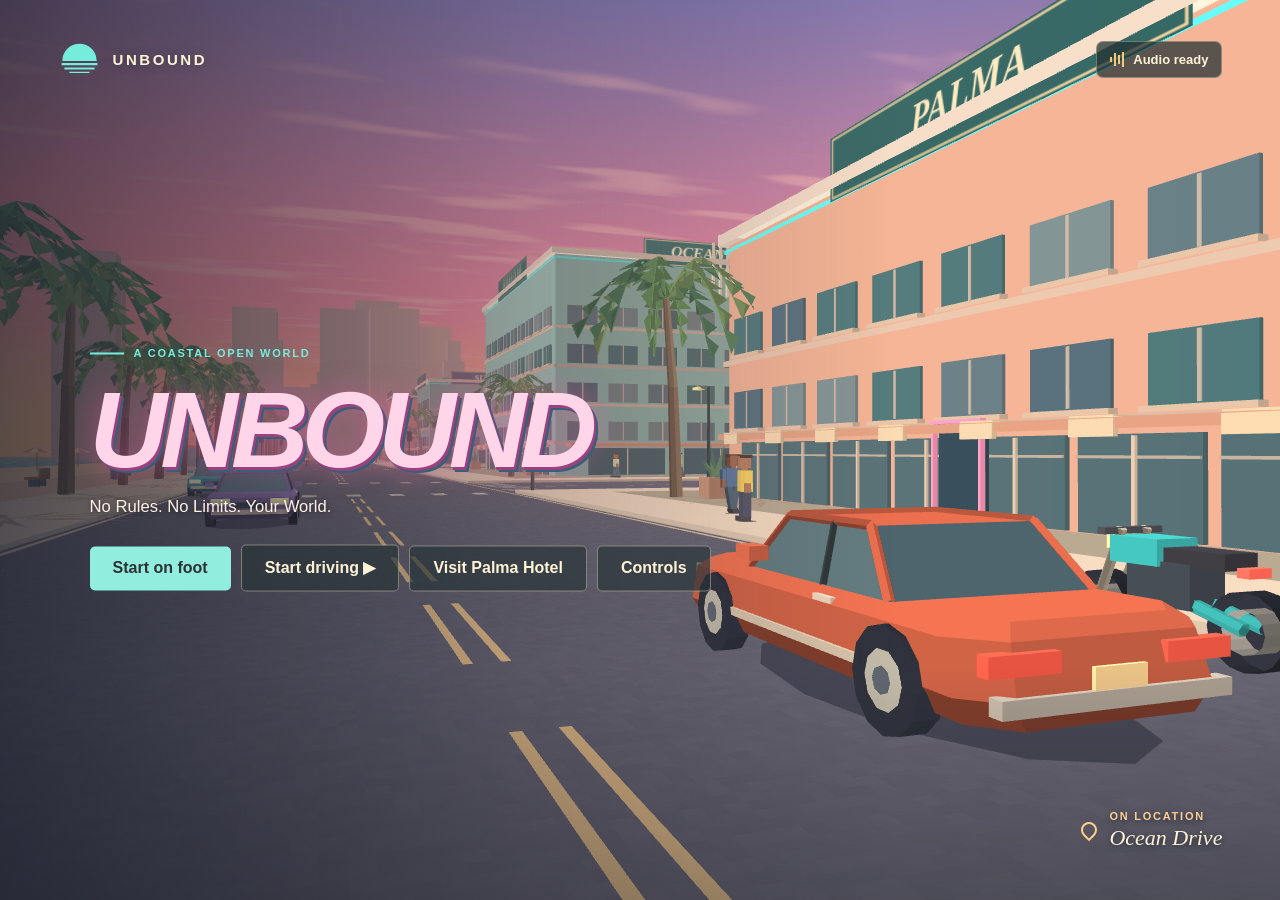
<file: Palm County.html>
<!doctype html>
<html lang="en"><head><meta charset="utf-8"><meta name="viewport" content="width=device-width,initial-scale=1,viewport-fit=cover"><meta name="theme-color" content="#182426"><title>UNBOUND | Open World</title><style>*{box-sizing:border-box}html,body{margin:0;width:100%;height:100%;overflow:hidden;background:#222833;color:#fff2d6;font-family:"Bahnschrift","Segoe UI",sans-serif}button{font:inherit;color:inherit;cursor:pointer;-webkit-tap-highlight-color:transparent;touch-action:manipulation}button:focus-visible{outline:3px solid #ffd680;outline-offset:4px}button:hover{filter:brightness(1.16)}#world,#shade,#titleScreen,#hud,#veil{position:absolute;inset:0;width:100%;height:100%}#world{touch-action:none}#shade{pointer-events:none;background:linear-gradient(90deg,rgba(25,29,43,.72),rgba(38,35,51,.24) 41%,transparent 70%),linear-gradient(0deg,rgba(27,31,39,.36),transparent 26%)}header{position:absolute;z-index:3;top:clamp(18px,4.5vh,48px);left:4.5vw;right:4.5vw;display:flex;justify-content:space-between;align-items:center;pointer-events:none}.brand{display:flex;align-items:center;gap:12px;font-size:15px;font-weight:800;letter-spacing:.17em;text-shadow:0 1px 8px #25313c85}.brand svg{width:43px;height:33px;color:#ffce8a}.topbuttons{display:flex;gap:8px;pointer-events:auto}.topbuttons button,.ghost,#closePanel,.touchActions button,.pad button{border:1px solid #fff3ce55;background:#263336bf;border-radius:7px;padding:9px 13px}.topbuttons button{font-size:13px;font-weight:600;display:flex;align-items:center;gap:9px;min-height:37px}.soundbars{display:flex;align-items:center;gap:2px;height:16px;color:#f6c87b}.soundbars i{width:2px;height:5px;background:currentColor}.soundbars i:nth-child(2){height:13px}.soundbars i:nth-child(3){height:9px}.soundbars i:nth-child(4){height:15px}.hero{position:absolute;left:7vw;top:50%;transform:translateY(-42%);max-width:72vw}.eyebrow,small,#roadName{font-weight:700;letter-spacing:.16em;font-size:11px}.eyebrow{display:flex;align-items:center;gap:10px;color:#ffd296}.eyebrow b{height:2px;width:34px;background:currentColor}h1{font:italic 900 clamp(78px,min(10.8vw,17vh),168px)/.73 Georgia,"Times New Roman",serif;letter-spacing:-.095em;margin:31px 0 28px -.045em;text-shadow:0 3px #443f49,0 10px 20px #22213445}h1 span{display:block;color:#ffbf8c;margin-left:.12em}p{line-height:1.5}.hero p{font-size:clamp(15px,1.3vw,21px);text-shadow:0 1px 5px #252534;margin:0 0 24px}.heroactions,.dialogactions{display:flex;gap:10px;align-items:center}.major,.ghost{border:0;border-radius:5px;padding:13px 23px;min-height:44px;font-weight:700}.major{background:#ffcf89;color:#2c3234}.major span{font-size:12px;margin-left:15px}.ghost{border:1px solid #f8e9cf66;background:#263336a6}.location{position:absolute;bottom:5.5vh;right:4.5vw;display:flex;align-items:center;gap:12px;text-shadow:0 2px 5px #28303e}.location i{width:16px;height:16px;border:2px solid #ffcf89;border-radius:50% 50% 50% 0;transform:rotate(-45deg)}.location small,.location strong{display:block}.location small{color:#ffce94;margin-bottom:3px}.location strong{font:italic 22px Georgia,serif}.playing{display:none!important}body.live .playing{display:block!important}body.live #shade{background:linear-gradient(0deg,#171e292e,transparent 19%,transparent 88%,#19212a30)}body.live #titleScreen{display:none}body.live header{top:20px;left:24px;right:24px}body.live .brand{font-size:12px;gap:8px}body.live .brand svg{width:32px;height:28px}#hud{pointer-events:none}#hud button{pointer-events:auto}#status{position:absolute;top:65px;left:26px;display:flex;align-items:center;gap:9px;background:#203030d9;border-radius:4px;padding:7px 10px;font-size:13px;font-weight:600}#status span+span{border-left:1px solid #f5ecd33c;padding-left:9px}#money{color:#ffdc91}#jobCard{position:absolute;top:74px;right:24px;width:225px;text-align:left;background:#1c2e30e8;border:0;border-left:3px solid #efbb76;padding:12px 15px;border-radius:3px 6px 6px 3px;box-shadow:0 4px 18px #1b25252b}#jobCard strong,#jobCard small{display:block}#jobCard strong{font-size:17px;margin:5px 0}#jobCard small{font-size:12px;font-weight:450;letter-spacing:.025em;color:#e2ddca}#mapDock{position:absolute;bottom:25px;left:25px;width:clamp(134px,14.5vw,215px);background:#20302fe8;border-radius:8px;overflow:hidden;border:1px solid #edddc270}#miniButton{width:100%;display:block;position:relative;padding:0;border:0;background:none}#mini{width:100%;display:block}#miniButton span{position:absolute;right:6px;bottom:6px;background:#20302d;border:1px solid #fff5;border-radius:3px;padding:1px 4px;font-size:11px}#roadName{padding:7px 10px;font-size:10px;letter-spacing:.15em}#speedBox{position:absolute;right:27px;bottom:28px;display:flex;align-items:center;gap:12px;text-shadow:0 2px 8px #202a2d,0 0 3px #202a2d}#speedBox strong{font:italic 800 clamp(46px,6vw,85px)/.95 Georgia,serif;letter-spacing:-.07em}#speedBox div{display:grid;gap:3px}#speedBox small{color:#ffdc98}#gear{width:max-content;background:#243434c9;border:1px solid #d9cdb685;border-radius:3px;padding:1px 6px;font-size:12px}#context,#notification{position:absolute;left:50%;transform:translateX(-50%);background:#203033eb;border-radius:5px;text-align:center;padding:9px 16px;font-size:14px;max-width:78vw}#context{bottom:66px}#notification{top:19%;max-width:min(80vw,440px);box-shadow:0 4px 22px #0002}#notification b,#notification span{display:block}#notification b{color:#ffcf89}#notification span{font-size:13px;margin-top:4px}#context:empty,#notification:empty{display:none}kbd{font:600 11px "Segoe UI",sans-serif;display:inline-block;border:1px solid #fff6;border-bottom-width:2px;border-radius:3px;padding:1px 5px;margin-right:3px}.shortcut{position:absolute;bottom:22px;left:50%;transform:translateX(-50%);display:flex;gap:12px;font-size:12px;text-shadow:0 1px 4px #132323;background:#263338aa;border-radius:5px;padding:5px 9px}.shortcut span{white-space:nowrap}#pin{position:absolute;display:none;transform:translate(-50%,-100%);border:1px solid #ffc66e;background:#223335e8;color:#ffdc9f;border-radius:6px;padding:4px 7px;font-size:12px;white-space:nowrap}#veil{z-index:6;display:grid;place-items:center;padding:15px;background:#16252aba;backdrop-filter:blur(5px)}[hidden]{display:none!important}#panel{width:min(610px,100%);max-height:90dvh;overflow:auto;border:1px solid #edcea54d;border-radius:12px;background:#203333;color:#f7ecd7;box-shadow:0 20px 90px #10171966;padding:clamp(16px,3vw,30px);outline:none}.panelhead{display:flex;align-items:flex-start;justify-content:space-between;margin-bottom:16px}.panelhead .eyebrow{font-size:10px}.panelhead h2{font:italic 700 39px/1.06 Georgia,serif;margin:5px 0 0;letter-spacing:-.055em}#closePanel{font-size:22px;line-height:1;padding:7px 11px}.job{padding:13px 0;border-top:1px solid #fff2;display:grid;grid-template-columns:1fr auto;align-items:center;gap:15px}.job small,.sectionline{color:#f6c88a}.job h3{margin:4px 0;font-size:19px}.job p,.panelnote{color:#d0d7ca;font-size:14px;margin:4px 0}.job .major,.dialogactions button{padding:9px 13px;min-height:38px;font-size:14px}.sectionline{border-top:1px solid #fff2;padding-top:12px;margin-top:8px;font-size:13px}.controls{display:grid;grid-template-columns:1fr 1fr;gap:0 22px}.controls div{padding:10px 0;border-bottom:1px solid #fff2;display:flex;justify-content:space-between;align-items:center;font-size:14px}.dialogactions{margin-top:18px;flex-wrap:wrap}#mapFull{display:block;width:100%;max-height:50vh;object-fit:contain;background:#203c3b;border-radius:5px;touch-action:manipulation}.legend{display:flex;gap:14px;margin-top:8px;flex-wrap:wrap;font-size:12px;color:#d3d8cc}.legend b{color:#ffc579}.legend i{color:#9ae2da}.legend em{color:#ed967f}#error{position:absolute;z-index:10;inset:20% 10% auto;background:#303c3e;padding:24px;border-radius:10px}body.live #touch{display:none!important}.pad,.touchActions{display:flex;gap:6px}.pad button,.touchActions button{touch-action:none;user-select:none}button{user-select:none}
@media(pointer:coarse){body.live #touch{display:flex!important;position:absolute;z-index:3;bottom:max(12px,env(safe-area-inset-bottom));left:12px;right:12px;justify-content:space-between;align-items:end;pointer-events:none}#touch button{pointer-events:auto}.pad button{min-width:42px;height:46px}.touchActions button{padding:8px;font-size:13px}.shortcut{display:none}#mapDock{bottom:73px;width:124px}#speedBox{bottom:77px}#context{bottom:125px}.heroactions button{min-height:46px}}
@media(max-width:680px){.hero{max-width:90vw;left:7vw;top:56%}.hero p{font-size:14px;max-width:280px}.eyebrow{font-size:10px}.location{bottom:3vh}.location strong{font-size:17px}body.live header{left:12px;right:12px;top:12px}#status{left:13px;top:55px;font-size:11px}#jobCard{right:12px;top:93px;width:170px;padding:8px 10px}#jobCard strong{font-size:14px}#jobCard small{font-size:11px}#mapDock{left:12px}#speedBox{right:14px}#notification{top:34%}.controls{grid-template-columns:1fr}.controls div{padding:6px 0}.location small{font-size:9px}.brand{font-size:12px;gap:7px}.brand svg{width:32px}.job{gap:7px}.heroactions .major,.heroactions .ghost{padding:11px 17px}.shortcut{display:none}}
.paintgrid{display:grid;grid-template-columns:repeat(auto-fit,minmax(150px,1fr));gap:8px;margin-top:15px}.paintgrid button{text-align:left;padding:10px;border-color:#fff3}.paintgrid button:disabled{opacity:.6;cursor:default}.paintgrid i{display:inline-block;width:13px;height:13px;border-radius:50%;margin-right:8px;vertical-align:middle}
@media(max-height:520px){.hero{top:53%}.hero h1{font-size:66px;margin:16px 0}.hero p{margin-bottom:10px}.location{bottom:16px}#mapDock{width:105px}.playing #notification{top:28%}.panelhead{margin-bottom:8px}}

h1.unbound{font:italic 900 clamp(45px,8.4vw,136px)/.95 Bahnschrift,Arial,sans-serif;letter-spacing:-.065em;color:#ffdcaa;margin:20px 0 14px}body.live header{pointer-events:none} .topbuttons button{pointer-events:auto}

.brand svg,.eyebrow{color:#74eddd}h1.unbound{color:#ffd5ea;text-shadow:2px 3px #9b427c,4px 5px #385f79,0 0 28px #ee5aa483}.major{background:#91edde}.heroactions{flex-wrap:wrap}.hero p{color:#fff1e4}#jobCard{border-left-color:#f783c5}#panel{background:#243541}

#arrest{position:absolute;inset:0;z-index:9;display:grid;place-items:center;text-align:center;background:#171728ce}#arrest h2{font:italic 900 clamp(64px,13vw,174px)/1 Bahnschrift,Arial,sans-serif;color:#ff7f92;margin:0;letter-spacing:-.055em}#arrest p{color:#fff0db}

.altKey{display:none}.flying .altKey{display:inline-block}@media(pointer:coarse){.flying .touchActions{flex-wrap:wrap;justify-content:center;max-width:190px}.flying #context{bottom:144px}}
</style></head>
<body><canvas id="world" aria-label="3D UNBOUND game world"></canvas><div id="shade"></div>
<svg style="position:absolute;width:0;height:0" aria-hidden="true"><defs><symbol id="sun" viewBox="0 0 60 42"><path d="M6 23a24 24 0 0 1 48 0Z M5 26h50v3H5z M9 32h42v3H9z M16 38h28v2H16z" fill="currentColor"/></symbol></defs></svg>
<header><div class="brand"><svg><use href="#sun"/></svg><span>UNBOUND</span></div><div class="topbuttons"><button id="sound" aria-label="Toggle vehicle audio" title="Toggle audio"><span class="soundbars"><i></i><i></i><i></i><i></i></span><span id="soundText">Audio ready</span></button><button class="playing" data-cmd="car">Walk / ride</button><button class="playing" data-cmd="pause" aria-label="Pause game">Ⅱ</button></div></header>
<main id="titleScreen"><div class="hero"><div class="eyebrow"><b></b> A COASTAL OPEN WORLD</div><h1 class="unbound">UNBOUND</h1><p>No Rules. No Limits. Your World.</p><div class="heroactions"><button class="major" id="walkStart">Start on foot</button><button class="ghost" id="begin">Start driving <span>▶</span></button><button class="ghost" id="hotelStart">Visit Palma Hotel</button><button id="helpTitle" class="ghost">Controls</button></div></div><div class="location"><i></i><div><small>ON LOCATION</small><strong id="titlePlace">Ocean Drive</strong></div></div></main>
<section id="hud" class="playing" aria-label="Game dashboard"><div id="status"><span id="district"></span><span id="time"></span><span id="money"></span><span id="alertState" hidden></span></div><button id="jobCard" data-cmd="jobs"><span class="eyebrow" id="jobType">JOB BOARD</span><strong id="jobTitle">Available jobs</strong><small id="jobHint"></small></button><div id="pin"></div>
<div id="mapDock"><button id="miniButton" data-cmd="map" aria-label="Open city map"><canvas id="mini" width="244" height="166"></canvas><span>M</span></button><div id="roadName">OCEAN DRIVE</div></div>
<div id="speedBox"><strong id="speed">000</strong><div><small id="unit">KM/H</small><span id="gear">P</span></div></div>
<div id="context"></div><div id="notification" role="status"></div><div class="shortcut"><span><kbd>M</kbd> Map</span><span><kbd>J</kbd> Jobs</span><span><kbd>H</kbd> Controls</span></div></section>
<div id="touch" class="playing"><div class="pad"><button data-hold="left">◀</button><button data-hold="right">▶</button></div><div class="touchActions"><button data-cmd="car" aria-label="Enter or exit car">Car</button><button data-cmd="act" aria-label="Interact">Use</button><button class="altKey" data-hold="rise">Climb</button><button class="altKey" data-hold="descend">Lower</button><button data-hold="brake">Brake</button></div><div class="pad"><button data-hold="down">▼</button><button data-hold="up">▲</button></div></div>
<div id="veil" hidden><section id="panel" role="dialog" aria-modal="true" aria-labelledby="panelTitle" tabindex="-1"><div class="panelhead"><div><div class="eyebrow" id="panelTag"></div><h2 id="panelTitle"></h2></div><button id="closePanel" aria-label="Close panel">×</button></div><div id="panelBody"></div></section></div>
<section id="arrest" hidden role="dialog" aria-label="Arrested"><div><h2>BUSTED</h2><p id="arrestInfo"></p><button class="major" id="release">Return to the street</button></div></section><div id="error" role="alert" hidden></div>
<script>const PC = (() => {
  const xs=[0,68,136,204,272,340,408], zs=[-204,-136,-68,0,68,136], TAU=Math.PI*2;
  const clamp=(v,a,b)=>Math.max(a,Math.min(b,v)), dist=(a,b)=>Math.hypot(a.x-b.x,a.z-b.z);
  const angle=(a,b)=>Math.atan2(Math.sin(b-a),Math.cos(b-a));
  function seed(s){return ()=>{s=(Math.imul(s,1664525)+1013904223)>>>0;return s/4294967296}}
  const rand=seed(731), solids=[], buildings=[], lots=[], props=[];
  const paints=['#ef8d78','#89b8ad','#dfb5a0','#f5ca9a','#aba2b9','#e1cfc0','#89aeb7'];
  function block(x,z,w,d,h,paint,type,sign=''){const b={x,z,w,d,h,paint,type,sign,seed:Math.floor(rand()*65535)};buildings.push(b);solids.push(b);return b}
  const names=['PALMA','SUNDIAL','AZURE','MIRAGE','OCEAN CLUB','BAY RECORDS','PARADISO','LIDO','RIVIERA','NOVA'];
  for(let i=0;i<xs.length-1;i++)for(let j=0;j<5;j++){
    const x=xs[i]+34,z=zs[j]+34,park=(i===1&&j===2)||(i===2&&j===4);
    lots.push({i,j,x,z,park});
    if(park)continue;
    if(i===4&&j===3){block(x,z,37,36,12,'#e794ad','deco','NEON GALLERIA');continue}
    if(i===5&&j===1){block(x,z,31,29,10,'#81bfb6','store','ARCADE 88');continue}
    if(i===0&&j===3){block(29,34,27,32,11,'#f1b293','deco','PALMA');block(48,19,10,11,5,'#8ec3b5','store','CAFE');continue}
    if(i===0&&j===2){block(31,-34,29,33,18,'#9bc9bd','deco','OCEAN CLUB');continue}
    if(i===0&&j===4){block(34,102,33,28,9,'#9dc8cb','deco','SURFSIDE');continue}
    const h=i===2&&j<3?20+rand()*23:7+rand()*15;
    block(x-8,z-7,19+rand()*5,19+rand()*5,h,paints[(i*3+j)%7],i===2?'tower':'deco',i===1&&j===3?'BAY RECORDS':i===1&&j===4?'PALMA AUTO':names[(i*3+j)%10]);
    block(x+10,z+12,15,12,4+rand()*6,paints[(i+j+2)%7],'store',names[(i*4+j+3)%10]);
  }
  // Thin tree trunks, shelters and street furniture share the movement collision grid.
  function prop(kind,x,z,size=1){props.push({kind,x,z,size,seed:Math.floor(rand()*1e5)});if(['palm','lamp','booth','kiosk'].includes(kind))solids.push({x,z,w:kind==='kiosk'?5:.65,d:kind==='kiosk'?3:.65})}
  for(let z=-215;z<151;z+=13){prop('palm',-12.6,z,0.88+rand()*.35);if(z%2)prop('bench',-17,z)}
  for(const l of lots){
    for(const f of [-1,1]){prop('palm',l.x-21,l.z+f*16,.74+rand()*.30);prop('lamp',l.x+f*16,l.z-24)}
    if(l.park)for(let k=0;k<10;k++)prop(k%3?'palm':'bench',l.x+(rand()-.5)*32,l.z+(rand()-.5)*32,.8+rand()*.35)
  }
  for(let z=-186;z<145;z+=29){prop('umbrella',-31-rand()*7,z,1);prop('towel',-35,z+2)}
  prop('kiosk',-20,-87);prop('kiosk',-20,91);
  const stops={
    hotel:{x:9.5,z:32,label:'Palma Hotel'},club:{x:9.5,z:-38,label:'Ocean Club'},beach:{x:-9.8,z:94,label:'Coral Beach'},
    records:{x:78,z:26,label:'Bay Records'},park:{x:100,z:-58,label:'Marina Gardens'},lookout:{x:195,z:-165,label:'Skyline Lookout'}
  };
  const docks=[{x:-45,z:44,label:'South Jetty'},{x:-45,z:-145,label:'North Jetty'}];
  const sea=p=>p&&Number.isFinite(p.x)&&Number.isFinite(p.z)&&p.x>=-130&&p.x<=-44&&p.z>=-211&&p.z<=141;
  const rooms=[
    {id:'lobby',label:'Palma Hotel',host:'Alma',job:'guestlist',color:'#eb8bab',wall:'#8abfb7',b:buildings.find(b=>b.x===29&&b.z===34),pitch:'The rooftop band starts at midnight. Take our guest list to Cleo at Bay Records and bring back the stamped copy.'},
    {id:'vinylroom',label:'Bay Records',host:'Cleo',job:'testpress',color:'#65d3ce',wall:'#8a789e',b:buildings.find(b=>b.sign==='BAY RECORDS'&&b.x===94&&b.z===27),pitch:'I pressed one copy of our new single. Take it to Alma at the hotel and bring me her listening notes.'},
    {id:'cafe',label:'Palma Café',host:'Luis',job:'breakfast',color:'#f6b369',wall:'#aba0be',b:buildings.find(b=>b.sign==='CAFE'),pitch:'The hotel desk ordered breakfast for the night shift. Deliver the box to Alma, then come back for your pay.'}
  ];
  rooms.push({id:'mall',label:'Neon Galleria',host:'Luz',job:'opening',color:'#f489c9',wall:'#78b4ba',b:buildings.find(b=>b.sign==='NEON GALLERIA'),pitch:'Opening night starts in an hour. Bring the guest passes to Alma and return with the hotel reservations.'},
    {id:'arcade',label:'Arcade 88',host:'Dex',job:'tournament',color:'#89dbe6',wall:'#9d85aa',b:buildings.find(b=>b.sign==='ARCADE 88'),pitch:'The tournament needs a sound check. Take our music cue to Cleo and bring the approved mix back.'});
  for(const r of rooms){r.x=r.b.x-r.b.w/2-1.2;r.z=r.b.z;if(r.id==="cafe"){r.x=r.b.x;r.z=r.b.z-r.b.d/2-1.2}r.room=r.id}
  const roomJobs=rooms.map((r,i)=>{const target=rooms[i===0||i===4?1:0];return {id:r.job,name:['The velvet list','First pressing','Breakfast after dark','Galleria opening night','Arcade sound check'][i],type:'Local favor',fee:[240,300,160,360,400][i],desc:r.pitch,stages:[[target,'Meet '+target.host,'foot'],[r,'Return to '+r.host,'foot']]}});
  const contracts=[...roomJobs,
    {id:'relay',name:'The midnight broadcast',type:'Radio courier',fee:320,desc:'Meet Frankie for a demo tape, get Paz to record a beach intro, then return the master to Frankie.',stages:[['records','Meet Frankie for the tape','foot'],['beach','Record Paz’s introduction','foot'],['records','Return the master to Frankie','foot']]},
    {id:'buoy',name:'The missing buoy',type:'Harbor salvage',fee:390,desc:'Talk to skipper Nell at South Jetty. Pilot a speedboat to the offshore buoy, recover its recorder, then take it back to Nell.',stages:[[{x:-38,z:44,label:'South Jetty'},'Speak to Nell','foot'],[{x:-91,z:-65,label:'Offshore buoy'},'Recover the recorder','boat'],[{x:-38,z:44,label:'South Jetty'},'Give Nell the recorder','foot']]},
    {id:'fare',name:'Last fare to the club',type:'Passenger',fee:180,desc:'Pick up Sol at the Palma Hotel and drive her to Ocean Club.',stages:[['hotel','Pick up Sol','car'],['club','Drop off Sol','car']]},
    {id:'vinyl',name:'The vinyl run',type:'Courier',fee:260,desc:'Collect a record crate on foot at Bay Records, then deliver it to Coral Beach.',stages:[['records','Collect the records','foot'],['beach','Deliver the records','foot']]},
    {id:'rally',name:'Coastline time trial',type:'Time trial',fee:420,desc:'Reach the starting line in a car, then pass four gates in 90 seconds.',stages:[['beach','Start the time trial','car'],[{x:3.4,z:-63,label:'Ocean Drive'},'Pass gate 1','gate'],[{x:64.5,z:-132.5,label:'Arts Quarter'},'Pass gate 2','gate'],[{x:140,z:-137,label:'Skyline Avenue'},'Pass gate 3','gate'],['lookout','Cross the finish line','gate']]}
  ];
  const film=[{x:-20,z:18},{x:102,z:-43},{x:163,z:102},{x:-21,z:-160},{x:188,z:-178}];
  const carColors=['#ec704f','#4aaeb5','#f5c563','#d9ded2','#9476ad','#6387b3','#b84b56'];
  for(const x of xs)for(const z of zs)for(const f of [-1,1])solids.push({x:x+8.75*f,z:z+8.75*f,w:.65,d:.65});
  const garage={x:77.8,z:94,label:'Palma Auto'};
  function car(id,x,z,h,color,style=0){return {id,x,z,h,color,style,speed:0,steer:0}}
  const pedColors=['#ed8d47','#74bbaf','#eecc71','#657ea4','#e1839a','#dcd1aa','#829b66'];
  const first=['Mara','Rafa','Nina','Beau','Inez','Leo','Tess','Kai','Milo','Ada','Rio','Jules'];
  const chatter=['“The sunset looks best from the beach.”','“I left a film roll somewhere near the gardens.”','“Bay Records gets new vinyl every Friday.”','“Ocean Drive runs all the way up the coast.”','“That hotel sign has been here longer than I have.”','“I always take the long way home.”'];
  const corner=(i,j,c)=>({x:xs[i]+[10.7,57.3,57.3,10.7][c],z:zs[j]+[10.7,10.7,57.3,57.3][c]});
  const roadNode=(i,j)=>({x:xs[i],z:zs[j],i,j});
  function neighbors(n){return [[1,0],[0,1],[-1,0],[0,-1]].map(([a,b])=>[n.i+a,n.j+b]).filter(([i,j])=>xs[i]!=null&&zs[j]!=null).map(([i,j])=>roadNode(i,j))}
  function lane(a,b){const h=Math.atan2(b.x-a.x,a.z-b.z);return {h,dx:Math.sin(h),dz:-Math.cos(h),rx:Math.cos(h)*3.25,rz:Math.sin(h)*3.25}}
  function signal(x,z,t){return (t+(Math.round(x/68)*3+Math.round(z/68)*2)+1600)%16}
  function allowed(p,r){return p.x>=-41+r&&p.x<=420-r&&p.z>=-216+r&&p.z<=148-r&&!solids.some(b=>Math.abs(p.x-b.x)<b.w/2+r&&Math.abs(p.z-b.z)<b.d/2+r)}
  function move(p,dx,dz,r){let hit=false;if(allowed({x:p.x+dx,z:p.z},r))p.x+=dx;else hit=true;if(allowed({x:p.x,z:p.z+dz},r))p.z+=dz;else hit=true;return hit}
  function officerRoute(start,target){
    const snap=v=>Math.round(v/2)*2;
    const origin={x:snap(start.x),z:snap(start.z),cost:0,prev:null};const pending=[origin],seen=new Set();
    for(let i=0;pending.length&&i<1700;i++){
      const n=pending.pop(),key=n.x+','+n.z;if(seen.has(key))continue;seen.add(key);
      if(dist(n,target)<3){const path=[];for(let last=n;last.prev;last=last.prev)path.unshift(last);return path}
      for(const [dx,dz] of [[2,0],[-2,0],[0,2],[0,-2]]){const q={x:n.x+dx,z:n.z+dz,cost:n.cost+2,prev:n};
        if(!seen.has(q.x+','+q.z)&&allowed(q,.34)&&allowed({x:n.x+dx/2,z:n.z+dz/2},.34)){q.score=q.cost+Math.abs(q.x-target.x)+Math.abs(q.z-target.z);pending.push(q)}}
      pending.sort((a,b)=>b.score-a.score)
    }return []
  }
  class Game{
    constructor(save){
      this.r=seed(8231);this.time=0;this.money=0;this.done=[];this.found=[];this.clock=17.6;this.job=null;this.notice=null;this.dirty=false;
      this.cars=[car(0,3.25,48,0,carColors[0]),car(1,-6,8,Math.PI,carColors[1],1),car(2,62,48,Math.PI,carColors[2],2),car(3,142,-95,0,carColors[4],1),car(4,198,80,Math.PI,carColors[3],2)];
      this.cars.push({...car(5,6.5,48,0,'#45c4be'),bike:true},{...car(6,265,88,Math.PI,'#cf6959'),bike:true});
      this.player={x:3.25,z:48,h:0,car:0,walk:0};this.traffic=[];this.people=[];
      for(let i=0;i<xs.length;i++)for(let j=0;j<zs.length-1;j++)if((i+j)%3!==2){
        const a=roadNode(i,j),b=roadNode(i,j+1),l=lane(a,b),t=.22+this.r()*.55;
        this.traffic.push({...car(30+this.traffic.length,a.x+l.rx,a.z+68*t,l.h,carColors[(i*4+j+1)%7],(i+j)%3),a,b,state:'road',cruise:6+this.r()*4,wait:0})
      }
      this.patrol=this.traffic.find(c=>c.a.i===1&&c.a.j===3);this.patrol.patrol=true;this.patrol.color='#455668';this.patrol.style=1;this.alert=null;this.lastImpact=-10;this.patrols=[this.patrol];this.air=null;this.marine=[];
      for(const c of this.traffic)c.bike=!c.patrol&&c.id%3===1;
      for(let k=0;k<60;k++){const i=Math.floor(k/5)%3,j=k%5,c=Math.floor(this.r()*4),dir=this.r()>.5?1:-1,a=corner(i,j,c),b=corner(i,j,(c+dir+4)%4),f=this.r();
        this.people.push({id:k,name:first[k%12],i,j,c:(c+dir+4)%4,dir,x:a.x+(b.x-a.x)*f,z:a.z+(b.z-a.z)*f,target:b,h:0,step:this.r()*6,speed:1.15+this.r()*.65,wait:0,state:'walk',color:pedColors[k%7],skin:['#b77e5f','#905d45','#dcab86','#aa7056'][k%4]})
      }
      for(let k=0;k<8;k++){const n={...this.people[k],i:3,id:this.people.length};n.target=corner(3,n.j,n.c);n.x+=204-68*this.people[k].i;this.people.push(n)}
      this.sol={...this.people[0],id:this.people.length,name:'Sol',x:stops.hotel.x,z:stops.hotel.z,h:-1.35,color:'#f8cf61',state:'host',step:0};this.people.push(this.sol);
      for(const [name,pos,color] of [['Frankie',stops.records,'#ad819a'],['Paz',stops.beach,'#5bafae']])this.people.push({...this.sol,id:this.people.length,name,x:pos.x,z:pos.z,color});
      this.people.push({...this.sol,id:this.people.length,name:'Nell',x:-38,z:44,color:'#57c8c0'});for(const dock of docks)this.cars.push({...car(this.cars.length,dock.x,dock.z,0,'#dc80ac'),boat:true});
      for(let k=0;k<8;k++){const z=-190+k*42,x=-15.1-(k%2)*1.2;this.people.push({...this.people[k+2],id:this.people.length,x,z,promenade:true,target:{x,z:k%2?-209:138},state:'walk'})}
      if(save)this.restore(save);
      if(!this.cars.some(v=>v.heli))this.cars.push({...car(this.cars.length,-24,49,0,"#455668"),heli:true,alt:0,acquired:true});
      this.harborBoat=this.cars.some(v=>v.fromHarbor)?null:{x:-46,z:64,h:0,boat:true,id:820};
    }
    get vehicle(){return this.player.car===null?null:this.cars.find(c=>c.id===this.player.car)}
    notify(title,detail=''){this.notice={title,detail,until:this.time+4}}
    startJob(id){if(this.job||!contracts.some(c=>c.id===id))return false;this.job={id,stage:0,remaining:null};if(id==='fare')Object.assign(this.sol,{x:stops.hotel.x,z:stops.hotel.z,state:'host'});this.dirty=true;this.notify('Job accepted',this.objective().label);return true}
    objective(){if(!this.job)return null;const c=contracts.find(c=>c.id===this.job.id),[key,action,mode]=c.stages[this.job.stage];return {...(typeof key==='string'?stops[key]:key),action,mode,contract:c}}
    endJob(){if(this.job?.id==='fare'){const stop=this.job.stage===2?stops.club:stops.hotel;Object.assign(this.sol,{state:'host',x:stop.x,z:stop.z})}this.job=null;this.dirty=true}
    advance(){const obj=this.objective();if(!obj)return false;
      if(obj.room?(this.room?.id!==obj.room||!this.atHost()):this.inside)return false;
      if(dist(this.player,obj)>(obj.mode==='foot'?3.5:10.5))return false;
      if((obj.mode==='foot')!==!this.vehicle){this.notify(obj.mode==='foot'?'Step out of the car':'Bring a car to this stop');return false}
      if(obj.mode==='boat'&&!this.vehicle?.boat){this.notify('Bring a boat');return false}if(obj.mode==='boat'&&Math.abs(this.vehicle.speed)>2){this.notify('Slow down at the buoy');return false}
      if((obj.mode==='car'||obj.mode==='gate')&&(this.vehicle?.heli||this.vehicle?.boat)){this.notify('Bring a road vehicle');return false}
      if(obj.mode==='car'&&Math.abs(this.vehicle.speed)>1.7){this.notify('Stop the car');return false}
      if(this.job.id==='fare'&&this.job.stage===1&&this.player.car!==this.job.passengerCar){this.notify('Sol is in your other car','Return in the car you used at the hotel.');return false}
      const line=this.job.id==='relay'?['Frankie: Get Paz on the intro before the tide comes in.','Paz: That’s the take. Bring it back to Frankie.'][this.job.stage]:this.job.id==='buoy'?'Nell: Bring the recorder back to the south jetty.':null;this.job.stage++;this.dirty=true;
      if(this.job.stage===obj.contract.stages.length){this.money+=obj.contract.fee;if(!this.done.includes(this.job.id))this.done.push(this.job.id);this.notify('Job complete','+$'+obj.contract.fee+'  ·  '+obj.contract.name);this.endJob()}
      else{if(this.job.id==='fare'){this.sol.state='riding';this.job.passengerCar=this.player.car}if(this.job.id==='rally'&&this.job.stage===1)this.job.remaining=90;this.notify(line||(obj.mode==='gate'?'Gate cleared':'Objective complete'),this.objective().action+' · '+this.objective().label)}
      return true
    }
    entrance(){return !this.vehicle&&!this.inside&&rooms.find(r=>dist(this.player,r)<2.8)}
    get room(){return rooms.find(r=>r.id===this.inside?.id)}
    atHost(){return this.inside&&dist(this.inside,{x:0,z:-2.8})<2.7}
    atExit(){return this.inside&&dist(this.inside,{x:0,z:4.2})<1.9}
    doorway(){if(this.inside){if(!this.atExit())return false;this.inside=null;this.notify('Back on the street')}else{const r=this.entrance();if(!r)return false;this.inside={id:r.id,x:0,z:3.8,h:0,walk:0};Object.assign(this.player,{x:r.x,z:r.z});this.notify(r.label,'Walk to '+r.host+' and press E to talk.')}this.dirty=true;return true}
    nearbyPatrolBoat(){return [...this.marine,...(this.harborBoat?[this.harborBoat]:[])].filter(b=>dist(b,this.player)<8).sort((a,b)=>dist(a,this.player)-dist(b,this.player))[0]}
    takePoliceBoat(unit){
      const old=this.vehicle;if(old)old.speed=0;
      const v={...car(this.cars.length,unit.x,unit.z,unit.h,'#374f72'),boat:true,policeBoat:true,acquired:true,fromHarbor:unit===this.harborBoat};
      if(v.fromHarbor)this.harborBoat=null;else this.marine=this.marine.filter(b=>b!==unit);
      this.cars.push(v);Object.assign(this.player,{x:v.x,z:v.z,h:v.h,car:v.id});
      this.startPursuit(1,v);this.notify('Police launch taken','Marine patrol alerted.');this.dirty=true;return true
    }
    nearestCar(){return [...this.cars,...this.traffic,...this.marine,...(this.harborBoat?[this.harborBoat]:[])].filter(c=>dist(this.player,c)<(c.boat?8:4.8)).sort((a,b)=>dist(this.player,a)-dist(this.player,b))[0]}
    redeployTraffic(c){
      const origins=xs.flatMap((_,i)=>zs.map((_,j)=>roadNode(i,j))).sort((a,b)=>dist(b,this.player)-dist(a,this.player));
      for(const a of origins)for(const b of neighbors(a)){
        const l=lane(a,b),pos={x:a.x+l.rx+l.dx*24,z:a.z+l.rz+l.dz*24};
        if([...this.traffic,...this.cars].some(o=>o!==c&&dist(o,pos)<7))continue;
        Object.assign(c,pos,{a,b,h:l.h,speed:0,state:'road',yielding:false,wait:0});
        if(!c.patrol)c.color=carColors[(carColors.indexOf(c.color)+1)%carColors.length];return
      }
    }
    takeTraffic(driver){
      const witnessed=this.policeSee(driver,true);
      const v={...car(this.cars.length,driver.x,driver.z,driver.h,driver.color,driver.style),bike:!!driver.bike,cruiser:!!driver.patrol,acquired:true};
      this.cars.push(v);
      const spots=[1,-1,1.6,-1.6].map(n=>({x:v.x+n*2.6*Math.cos(v.h),z:v.z+n*2.6*Math.sin(v.h)}));
      const pos=spots.find(p=>allowed(p,.4)&&!this.traffic.some(o=>o!==driver&&dist(o,p)<2.2))||{x:this.player.x,z:this.player.z};
      let nearest,sidewalk;
      for(let i=0;i<xs.length-1;i++)for(let j=0;j<5;j++)for(let c=0;c<4;c++){const dest=corner(i,j,c);if(!sidewalk||dist(pos,dest)<dist(pos,sidewalk)){nearest={i,j,c};sidewalk=dest}}
      const id=this.people.length;
      this.people.push({...this.people[id%60],...nearest,...pos,id,name:first[id%first.length],target:sidewalk,state:'walk',wait:0,step:0,protest:{until:this.time+2,vehicle:v.id},joining:officerRoute(pos,sidewalk)});
      this.redeployTraffic(driver);
      if(witnessed)this.startPursuit(1,v);
      const shout=driver.bike?'Hey! Give me back my bike!':'Hey! That’s my car!';
      this.notify(first[id%first.length]+' · “'+shout+'”',witnessed?'Police witnessed the theft.':'');
      return v
    }
    nearestPed(){return this.people.filter(p=>p.state!=='riding'&&dist(this.player,p)<3.8).sort((a,b)=>dist(this.player,a)-dist(this.player,b))[0]}
    toggleCar(){
      const p=this.player,v=this.vehicle;if(this.inside)return false;
      if(v?.heli&&v.alt>.05){this.notify('Land before exiting','Hold C over clear ground.');return false}
      if(v?.boat){const unit=this.nearbyPatrolBoat();if(unit&&!v.policeBoat)return this.takePoliceBoat(unit);if(v.x< -47){this.notify('Return to shore','Bring the boat alongside the beach to disembark.');return false}v.speed=0;Object.assign(p,{car:null,x:-39,z:v.z,h:Math.PI/2});this.dirty=true;return true}
      if(v){v.speed=0;
        const spots=[-1,1,-1.6,1.6,-2,2].map(n=>({x:v.x+Math.cos(v.h)*2.1*n,z:v.z+Math.sin(v.h)*2.1*n}));const s=spots.find(s=>allowed(s,.4)&&![...this.traffic,...this.cars].some(c=>c!==v&&dist(c,s)<1.55));if(!s){this.notify('Find room to open the door');return false}
        v.speed=0;Object.assign(p,s,{car:null});this.dirty=true;return true
      }
      let c=this.nearestCar();if(!c){this.notify('Walk closer to a vehicle');return false}
      if(c===this.harborBoat||this.marine.includes(c))return this.takePoliceBoat(c);
      if(this.traffic.includes(c))c=this.takeTraffic(c);
      Object.assign(p,{x:c.x,z:c.z,h:c.h,car:c.id});this.dirty=true;return true
    }
    interact(){const p=this.player,o=this.objective();if(o&&dist(p,o)<(o.mode==='foot'?4:10.5)){this.advance();return}
      if(!this.vehicle){const i=film.findIndex((f,i)=>!this.found.includes(i)&&dist(f,p)<3.5);if(i>=0){this.found.push(i);this.money+=50;this.dirty=true;this.notify('Film roll recovered',this.found.length+' / 5   ·   +$50');return}
        const npc=this.nearestPed();if(npc){npc.wait=3;npc.h=Math.atan2(p.x-npc.x,npc.z-p.z);if(!this.job&&(npc.name==='Nell'||npc.name==='Frankie')){this.startJob(npc.name==='Nell'?'buoy':'relay');this.advance();return}const line=npc===this.sol?(npc.z===stops.club.z?'“Thanks for the ride. I can hear the band from here!”':'“I booked a ride to Ocean Club. Check the job board.”'):npc.name==='Frankie'?'“Paz is waiting on my crate of records. Check the courier job.”':npc.name==='Paz'?'“I play records at the beach when the sun goes down.”':chatter[npc.id%chatter.length];this.notify(npc.name,line);return}}
    }
    respray(color){if(!this.vehicle||dist(this.player,garage)>10.5||Math.abs(this.vehicle.speed)>1.7||!carColors.includes(color)||this.vehicle.color===color||this.money<80)return false;this.money-=80;this.vehicle.color=color;this.dirty=true;this.notify('Fresh paint','−$80 · Palma Auto');return true}
    dispatch(level){
      const required=Math.max(1,level);
      while(this.patrols.length>required){const withdrawn=this.patrols.pop();this.traffic=this.traffic.filter(c=>c!==withdrawn)}
      if(this.patrols.length>=required)return;
      const entries=[];
      for(let i=0;i<xs.length;i++)for(let j=0;j<zs.length;j++){const a=roadNode(i,j);for(const b of neighbors(a)){const l=lane(a,b),x=a.x+l.rx+l.dx*22,z=a.z+l.rz+l.dz*22;const range=dist({x,z},this.player);if(range>48)entries.push({a,b,x,z,h:l.h,range})}}
      const p=this.player,heading=p.h;
      while(this.patrols.length<required){
        const index=this.patrols.length,desired=heading+[0,Math.PI/2,0,-Math.PI/2,Math.PI,0][index];
        const score=e=>{const direction=Math.atan2(e.x-p.x,p.z-e.z);return Math.abs(angle(desired,direction))*75+Math.abs(e.range-68)};
        entries.sort((a,b)=>score(a)-score(b));
        const spot=entries.find(s=>![...this.traffic,...this.cars].some(c=>dist(c,s)<12));if(!spot)break;
        const c={...car(100+index,spot.x,spot.z,spot.h,'#455668',1),a:spot.a,b:spot.b,state:'road',cruise:10,wait:0,patrol:true};
        c.flank=index===1?1:index===3?-1:0;
        if(index===2||index===5){
          const alongX=Math.abs(Math.sin(heading))>Math.abs(Math.cos(heading));
          const routes=entries.filter(e=>(alongX?e.a.z===e.b.z:e.a.x===e.b.x));
          const ahead={x:p.x+Math.sin(heading)*(index===2?65:120),z:p.z-Math.cos(heading)*(index===2?65:120)};
          routes.sort((a,b)=>dist(a,ahead)-dist(b,ahead));
          const laneSpot=routes.find(e=>dist(e,p)>40&&![...this.traffic,...this.cars].some(o=>dist(o,e)<10));
          if(laneSpot){Object.assign(c,{x:laneSpot.x,z:laneSpot.z,h:laneSpot.h,a:laneSpot.a,b:laneSpot.b,blockHeading:laneSpot.h+Math.PI/2,blockTime:18,state:'blocking'})}
        }
        this.traffic.push(c);this.patrols.push(c)
      }
    }
    supportTick(dt){
      const w=this.alert,p=this.player;
      if(!w){this.air=null;this.marine.length=0;return}
      if(w.level<4)this.air=null;
      else if(!this.air)this.air={x:p.x+28,z:p.z+31,h:0,alt:15,id:801};
      const count=this.vehicle?.boat?(w.level>=5?2:1):0;
      if(this.marine.length>count)this.marine.length=count;
      while(this.marine.length<count){
        const k=this.marine.length;
        const choices=[{x:p.x-18,z:p.z+32},{x:p.x-15,z:p.z-34},{x:p.x+18,z:p.z+30},{x:p.x+18,z:p.z-32}].map(q=>({x:clamp(q.x,-130,-44),z:clamp(q.z,-211,141)}));
        const q=choices.find(q=>dist(p,q)>22&&this.marine.every(m=>dist(m,q)>22))||choices[k];
        this.marine.push({...q,id:this.marine.some(m=>m.id===810)?811:810,h:0,boat:true})
      }
      function follow(u,x,z,speed){const dx=x-u.x,dz=z-u.z,d=Math.hypot(dx,dz);if(d<.15)return;
        const step=Math.min(d,speed*dt);u.h+=clamp(angle(u.h,Math.atan2(dx,-dz)),-dt*3,dt*3);u.x+=dx*step/d;u.z+=dz*step/d}
      const target=w.seen?p:w.origin;
      if(this.air){const a=this.time*.40;follow(this.air,target.x+Math.cos(a)*8,target.z+Math.sin(a)*8,12);
        let roof=0;for(const b of buildings)if(Math.abs(b.x-this.air.x)<b.w/2+9&&Math.abs(b.z-this.air.z)<b.d/2+9)roof=Math.max(roof,b.h);
        this.air.alt=Math.max(roof+3,this.air.alt+clamp(roof+15-this.air.alt,-dt*5,dt*12))}
      this.marine.forEach((u,k)=>{follow(u,clamp(target.x+(k?3:0),-130,-44),clamp(target.z,-211,141),10+w.level*.7)});
    }
    policeSee(point,witness=false){
      if(this.inside)return false;
      return [...this.patrols,...this.marine,...(this.air?[this.air]:[]),...(this.officer?[this.officer]:[])].some(c=>{
        const dx=point.x-c.x,dz=point.z-c.z,d=Math.hypot(dx,dz);
        if(d>(c===this.air?30:this.marine.includes(c)?32:38+(this.alert?.level||0)*2))return false;
        if(witness&&d>5&&(dx*Math.sin(c.h)-dz*Math.cos(c.h))<d*.25)return false;
        for(let f=1;f<d;f++){const x=c.x+dx*f/d,z=c.z+dz*f/d;if(buildings.some(b=>Math.abs(x-b.x)<b.w/2&&Math.abs(z-b.z)<b.d/2&&(c!==this.air||b.h>1+(c.alt-1)*(1-f/d))))return false}
        return true
      })
    }
    reportCrash(pedestrian=false){
      if(this.time-this.lastImpact<4&&(!pedestrian||(this.alert?.level||0)>=2))return;
      this.lastImpact=this.time;
      this.startPursuit(pedestrian?2:1,this.player);
      this.notify(pedestrian?'Pedestrian hit · Police alerted':'Traffic collision · Police alerted','Patrol units are pursuing you.')
    }
    startPursuit(minimum,point){
      const level=Math.min(6,Math.max(minimum,(this.alert?.level||0)+1));this.dispatch(level);this.dirty=true;
      this.alert={level,unseen:0,stopped:0,seen:true,scan:0,origin:{x:point.x,z:point.z}};
      if(!this.officer){
        const corners=xs.flatMap(x=>zs.map(z=>({x:x+5,z:z+5})));
        const dispatch=corners.filter(n=>dist(n,this.player)>15).sort((a,b)=>dist(a,this.player)-dist(b,this.player))[0];
        this.officer={...dispatch,h:0,walk:0,route:[],replan:0};
      }
    }
    patrolTick(dt){
      if(!this.alert)return;
      this.supportTick(dt);
      const p=this.player,unit=this.officer,w=this.alert;
      w.scan-=dt;
      if(w.scan<=0){
        w.scan=.2;
        w.seen=this.policeSee(p);
        if(w.seen)w.origin={x:p.x,z:p.z}
      }
      const lastSeen={x:Math.max(-40,w.origin.x),z:w.origin.z};
      if(unit){
        unit.replan-=dt;
        if(unit.replan<=0){unit.route=officerRoute(unit,lastSeen);unit.replan=1.4}
        const target=unit.route[0]||lastSeen,gap=dist(unit,target);
        if(gap<.25)unit.route.shift();
        else{const step=Math.min(gap,dt*5.7),dx=(target.x-unit.x)/gap,dz=(target.z-unit.z)/gap;
          move(unit,dx*step,dz*step,.32);unit.h=Math.atan2(dx,-dz);unit.walk+=step*4}
      }
      const carDistance=Math.min(...this.patrols.map(c=>dist(c,p))),footDistance=unit?dist(unit,p):Infinity;
      const boarding=this.vehicle?.boat&&(this.vehicle.waterSpeed??Math.abs(this.vehicle.speed))<6&&this.marine.some(m=>dist(m,p)<4.5);
      const near=!(this.vehicle?.heli&&this.vehicle.alt>3)&&!this.inside&&w.seen&&(boarding||footDistance<2.8||(carDistance<7&&(!this.vehicle||Math.abs(this.vehicle.speed)<5)));
      this.alert.stopped=near?this.alert.stopped+dt:0;
      w.unseen=w.seen?0:w.unseen+dt;
      if(this.alert.stopped>=.8){
        const fine=Math.min(this.money,this.alert.level*65);this.money-=fine;
        if(this.vehicle)this.vehicle.speed=0;if(this.job)this.endJob();
        this.inside=null;Object.assign(p,{x:9.5,z:32,h:0,car:null,walk:0});this.busted={fine};this.dispatch(0);this.alert=null;this.supportTick(0);this.officer=null;this.notice=null;this.dirty=true
      }else if(w.unseen>=8){w.level--;w.unseen=0;this.dispatch(w.level);this.supportTick(0);this.dirty=true;if(w.level===0){this.alert=null;this.supportTick(0);this.officer=null;this.notify('Escaped','All wanted stars cleared.')}else this.notify('Wanted level reduced',w.level+' stars remaining.')}
    }
    pedTick(n,dt){if(n.state==='host'||n.state==='riding')return;
      if(n.protest){if(this.time<n.protest.until){const v=this.cars[n.protest.vehicle],d=dist(n,v);n.h=Math.atan2(v.x-n.x,n.z-v.z);if(d<3.2&&d>.01){move(n,(n.x-v.x)*dt/d,(n.z-v.z)*dt/d,.32);n.step+=dt*3}return}delete n.protest}
      if(n.wait>0){n.wait-=dt;return}
      if(n.joining?.length){const q=n.joining[0],d=dist(n,q);if(d<.2)n.joining.shift();else{const k=Math.min(d,n.speed*dt)/d;n.h=Math.atan2(q.x-n.x,n.z-q.z);move(n,(q.x-n.x)*k,(q.z-n.z)*k,.32);n.step+=dt*5}return}
      const d=dist(n,n.target);
      if(d<.12){
        if(n.promenade){n.target={x:n.x,z:n.target.z<0?138:-209};n.wait=1.8;return}
        const c=n.c,delta=[[c===0||c===3?-1:1,0],[0,c<2?-1:1]][Math.floor(this.r()*2)],ni=n.i+delta[0],nj=n.j+delta[1];
        if(n.state!=='cross'&&this.r()<.2&&ni>=0&&ni<xs.length-1&&nj>=0&&nj<5){n.i=ni;n.j=nj;n.c=delta[0]?[1,0,3,2][c]:[3,2,1,0][c];n.state='cross'}
        else{n.c=(c+n.dir+4)%4;n.state='walk';if(this.r()<.22)n.wait=.8+this.r()*2}
        n.target=corner(n.i,n.j,n.c);return
      }
      const dx=(n.target.x-n.x)/d,dz=(n.target.z-n.z)/d;
      const approaching=this.vehicle;
      if(approaching&&Math.abs(approaching.speed)>3){
        const hx=Math.sin(approaching.h)*Math.sign(approaching.speed),hz=-Math.cos(approaching.h)*Math.sign(approaching.speed);
        const px=n.x-approaching.x,pz=n.z-approaching.z,along=px*hx+pz*hz,across=px*hz-pz*hx;
        if(along>0&&along<Math.min(10,3+Math.abs(approaching.speed)*.55)&&Math.abs(across)<2){
          const side=across>=0?1:-1;move(n,hz*side*dt*2.9,-hx*side*dt*2.9,.32);n.h=Math.atan2(-px,pz);n.step+=dt*8;return
        }
      }
      if(n.state==='cross'){
        const ahead={x:n.x+dx*2.2,z:n.z+dz*2.2};
        if([...this.traffic,...this.cars].some(c=>!c.yielding&&Math.abs(c.speed)>.5&&dist(c,ahead)<3.3))return
      }
      const v=this.vehicle;if(v&&dist(v,n)<3&&Math.abs(v.speed)>2){const ex=(n.x-v.x)/Math.max(.1,dist(n,v)),ez=(n.z-v.z)/Math.max(.1,dist(n,v));move(n,ex*dt*3,ez*dt*3,.32);n.wait=.15;return}
      const step=Math.min(dt*n.speed,d),ahead={x:n.x+dx*.72,z:n.z+dz*.72};
      const avoid=this.people.find(p=>p!==n&&p.state!=='riding'&&Math.abs(p.x-ahead.x)<.58&&Math.abs(p.z-ahead.z)<.58);
      const parked=this.cars.find(c=>Math.abs(c.speed)<.5&&dist(c,ahead)<2.55);
      let side=0;if(avoid||parked){const ob=parked||avoid;side=(ob.x-n.x)*dz-(ob.z-n.z)*dx>=0?1:-1}
      n.x+=step*(dx-dz*side*.85);n.z+=step*(dz+dx*side*.85);n.h=Math.atan2(dx,-dz);n.step+=step*4
    }
    trafficTick(c,dt){
      if(c.state==='blocking'){
        c.blockTime-=dt;const turn=angle(c.h,c.blockHeading);c.h+=clamp(turn,-dt*1.6,dt*1.6);c.speed=0;
        if(c.blockTime<=0||!this.alert||(!this.alert.seen&&this.alert.unseen>4)){c.state='road';c.h=lane(c.a,c.b).h}
        return
      }
      const l=lane(c.a,c.b),phase=signal(c.b.x,c.b.z,this.time),green=Math.abs(l.dx)>.5?phase>=8.4&&phase<15.4:phase>=.4&&phase<7.4;
      if(c.state==='turn'){
        const t=Math.min(1,c.t+dt*c.speed/Math.max(3,c.length)),u=1-t;
        const candidate={x:u*u*c.start.x+2*u*t*c.control.x+t*t*c.end.x,z:u*u*c.start.z+2*u*t*c.control.z+t*t*c.end.z};
        c.yielding=[...this.traffic,...this.cars,...(this.vehicle?[]:[this.player]),...this.people.filter(p=>p.state==='cross')].some(o=>o!==c&&dist(o,candidate)<(o.style!=null?4.6:2.35)&&dist(o,candidate)<dist(o,c));if(c.yielding)return;
        Object.assign(c,candidate);
        c.h=Math.atan2(u*(c.control.x-c.start.x)+t*(c.end.x-c.control.x),-u*(c.control.z-c.start.z)-t*(c.end.z-c.control.z));c.t=t;
        if(t===1){c.a=c.b;c.b=c.next;c.state='road'}return
      }
      c.h=l.h;const stop={x:c.b.x+l.rx-l.dx*13,z:c.b.z+l.rz-l.dz*13},left=(stop.x-c.x)*l.dx+(stop.z-c.z)*l.dz;
      const responding=c.patrol&&this.alert;let speed=responding?14+this.alert.level*1.4:c.cruise;
      if(left<12&&!green&&!responding)speed=Math.min(speed,Math.max(0,left*1.5));
      for(const other of [...this.traffic,...this.cars,...(this.vehicle?[]:[this.player])]){
        if(other===c||other.heli&&other.alt>3)continue;const dx=other.x-c.x,dz=other.z-c.z,along=dx*l.dx+dz*l.dz;
        if(along>0&&along<11&&Math.abs(dx*l.dz-dz*l.dx)<2.1)speed=Math.min(speed,Math.max(0,(along-4.9)*1.7))
      }
      if(this.people.some(p=>p.state==='cross'&&(p.x-c.x)*l.dx+(p.z-c.z)*l.dz>0&&(p.x-c.x)*l.dx+(p.z-c.z)*l.dz<6.5&&Math.abs((p.x-c.x)*l.dz-(p.z-c.z)*l.dx)<1.9))speed=0;
      c.speed+=clamp(speed-c.speed,-14*dt,4*dt);const travel=Math.min(Math.max(0,left),dt*c.speed);c.x+=l.dx*travel;c.z+=l.dz*travel;
      if(left<.13&&(green||responding)&&speed>1&&!this.traffic.some(o=>o!==c&&o.state==='turn'&&o.b.x===c.b.x&&o.b.z===c.b.z)){
        const routes=neighbors(c.b).filter(n=>{
          const out=lane(c.b,n),exit={x:c.b.x+out.rx+out.dx*12,z:c.b.z+out.rz+out.dz*12};
          const parked=this.cars.some(v=>{const dx=v.x-exit.x,dz=v.z-exit.z,ahead=dx*out.dx+dz*out.dz;return Math.abs(v.speed)<.5&&ahead>=0&&ahead<=44&&Math.abs(dx*out.dz-dz*out.dx)<2.1});
          return !parked&&![...this.traffic,...this.cars].some(o=>o!==c&&dist(o,exit)<6.0)
        });
        const choices=responding?routes:routes.filter(n=>n.i!==c.a.i||n.j!==c.a.j);
        if(!choices.length){if(!routes.length)return;choices.push(routes[0])}
        const target=responding?{...this.alert.origin}:null;if(responding&&c.flank&&dist(c,target)>50){target.x+=Math.cos(this.player.h)*34*c.flank;target.z+=Math.sin(this.player.h)*34*c.flank}
        const next=responding?choices.sort((a,b)=>dist(a,target)-dist(b,target))[0]:choices[Math.floor(this.r()*choices.length)],out=lane(c.b,next);
        c.next=next;c.start={x:c.x,z:c.z};c.end={x:c.b.x+out.rx+out.dx*12,z:c.b.z+out.rz+out.dz*12};
        c.control=l.dx*out.dx+l.dz*out.dz>.95?{x:(c.start.x+c.end.x)*.5,z:(c.start.z+c.end.z)*.5}:{x:c.b.x+l.rx+out.rx,z:c.b.z+l.rz+out.rz};c.t=0;c.length=Math.max(12,dist(c.start,c.end)*1.12);c.speed=5;c.state='turn'
      }
    }
    driveContact(v,dx,dz){
      const radius=v.bike?.52:1.02,reach=v.bike?.72:1.30;
      const walls=solids.filter(b=>Math.abs(v.x-b.x)<b.w/2+4&&Math.abs(v.z-b.z)<b.d/2+4);
      const others=[...this.cars,...this.traffic].filter(o=>o!==v&&!(o.heli&&o.alt>3)&&dist(o,v)<7);
      const hx=Math.sin(v.h),hz=-Math.cos(v.h);v.x+=dx;v.z+=dz;
      let struck,closing=0;
      function push(nx,nz,depth){v.x+=nx*depth;v.z+=nz*depth;closing=Math.max(closing,-Math.sign(v.speed)*(hx*nx+hz*nz))}
      for(let pass=0;pass<3;pass++){
        let touched=false;
        for(const offset of [-reach,0,reach]){
          for(const b of walls){
            const x=v.x+offset*hx-b.x,z=v.z+offset*hz-b.z,w=b.w/2,d=b.d/2;
            const ex=x-clamp(x,-w,w),ez=z-clamp(z,-d,d),gap=Math.hypot(ex,ez);
            if(gap>=radius)continue;touched=true;
            if(gap>.00001)push(ex/gap,ez/gap,radius-gap);
            else if(w-Math.abs(x)<d-Math.abs(z))push(x>=0?1:-1,0,radius+w-Math.abs(x));
            else push(0,z>=0?1:-1,radius+d-Math.abs(z))
          }
          for(const o of others){
            const ox=Math.sin(o.h),oz=-Math.cos(o.h),x=v.x+offset*hx-o.x,z=v.z+offset*hz-o.z;
            const length=o.bike?.72:1.3,t=clamp(x*ox+z*oz,-length,length),ex=x-ox*t,ez=z-oz*t,gap=Math.hypot(ex,ez),limit=radius+(o.bike?.52:1.02);
            if(gap>=limit)continue;touched=true;struck=o;
            if(gap>.00001)push(ex/gap,ez/gap,limit-gap);else push(oz,-ox,limit)
          }
          const x=v.x+hx*offset,z=v.z+hz*offset;v.x+=clamp(x,-41+radius,420-radius)-x;v.z+=clamp(z,-216+radius,148-radius)-z;
          if(x< -41+radius||x>420-radius||z< -216+radius||z>148-radius)closing=1;
        }
        if(!touched)break
      }
      if(closing>.92)v.speed=0;else if(closing>.05)v.speed*=Math.exp(-Math.hypot(dx,dz)*closing*.8);
      return struck
    }
    tick(dt,input={},viewH=this.player.h){
      if(this.busted)return;
      if(this.inside){this.time+=dt;if(this.alert){this.patrolTick(dt);if(this.busted)return}const p=this.inside,dx=Number(!!input.right)-Number(!!input.left),dz=Number(!!input.down)-Number(!!input.up),len=Math.hypot(dx,dz);if(len){const step=dt*(input.brake?5.2:3.2)/len;const mall=p.id==='mall';const free=(x,z)=>Math.abs(x)<(mall?13.6:6.6)&&z> -2.15&&z<4.75&&!(Math.abs(x)>4&&(!mall||Math.abs(x)<6.9)&&Math.abs(z)<2.7);if(free(p.x+dx*step,p.z))p.x+=dx*step;if(free(p.x,p.z+dz*step))p.z+=dz*step;p.walk+=step*len*4;p.h=Math.atan2(dx,-dz)}if(this.job?.remaining!=null&&(this.job.remaining-=dt)<=0){this.endJob();this.notify('Time expired')}return}
      this.time+=dt;this.clock=(this.clock+dt/100)%24;
      const p=this.player,v=this.vehicle,forward=(+!!input.up)-(+!!input.down),turn=(+!!input.right)-(+!!input.left);
      if(v?.heli){
        const clearance=(x,z)=>{let floor=x< -40?3:0;
          for(const b of buildings)if(Math.abs(b.x-x)<b.w/2+2&&Math.abs(b.z-z)<b.d/2+2)floor=Math.max(floor,b.h+5);
          for(const item of props)if(dist(item,{x,z})<2.1)floor=Math.max(floor,item.kind==='palm'?12:item.kind==='lamp'?7:4);
          for(const laneX of xs)for(const laneZ of zs)for(const side of [-1,1])if(Math.hypot(x-laneX-side*8.75,z-laneZ-side*8.75)<2)floor=Math.max(floor,6);
          if([...this.cars,...this.traffic].some(c=>c!==v&&dist(c,{x,z})<3.4))floor=Math.max(floor,3);
          return floor};
        const floor=clearance(v.x,v.z),lift=Number(!!input.rise)-Number(!!input.descend);
        if(lift>0)v.alt=Math.min(75,v.alt+dt*8);else if(lift<0)v.alt=Math.min(v.alt,Math.max(floor,v.alt-dt*6));
        v.h+=turn*dt*1.45;
        if(v.alt>.6){v.speed=clamp((v.speed+forward*12*dt)*Math.exp(-dt*(input.brake?3:forward?.24:1.6)),-10,28);
          const x=clamp(v.x+Math.sin(v.h)*v.speed*dt,-129,419),z=clamp(v.z-Math.cos(v.h)*v.speed*dt,-215,147);
          if(v.alt>=clearance(x,z)){v.x=x;v.z=z}else v.speed=0
        }else v.speed=0;
        Object.assign(p,{x:v.x,z:v.z,h:v.h});
      }else if(v?.boat){const previous={x:v.x,z:v.z};v.speed=clamp((v.speed+forward*dt*8)*Math.exp(-dt*(input.brake?3:forward?.17:.65)),-5,22);v.h+=turn*dt*1.35*clamp(v.speed/4,-1,1);v.x=clamp(v.x+Math.sin(v.h)*v.speed*dt,-130,-44);v.z=clamp(v.z-Math.cos(v.h)*v.speed*dt,-211,141);v.waterSpeed=dist(v,previous)/Math.max(dt,.00001);Object.assign(p,{x:v.x,z:v.z,h:v.h})}else if(v){
        const accel=forward>0?(v.speed<0?15:8.5):forward<0?(v.speed>0?-17:-5.5):0;
        v.speed+=accel*dt*(v.bike?1.28:1);v.speed*=Math.exp(-dt*(input.brake?3.5:forward?.16:.74));v.speed=clamp(v.speed,-7,v.bike?31:27);
        v.steer+=(turn-v.steer)*Math.min(1,dt*7);v.h+=v.steer*Math.sign(v.speed)*Math.min(Math.abs(v.speed)*.19,1.38)*(input.brake?1.6:1)*dt;
        const old={x:v.x,z:v.z},dx=Math.sin(v.h)*v.speed*dt,dz=-Math.cos(v.h)*v.speed*dt;
        const impactSpeed=Math.abs(v.speed),contact=this.driveContact(v,dx,dz);
        if(contact?.a&&impactSpeed>7)this.reportCrash();
        if(this.people.some(n=>n.state!=='riding'&&dist(v,n)<2.3&&dist(v,n)<dist(old,n))){this.reportCrash(true);v.x=old.x;v.z=old.z;v.speed=0}
        Object.assign(p,{x:v.x,z:v.z,h:v.h})
      }else if(forward||turn){const h=viewH+Math.atan2(turn,forward),s=(input.brake?6.2:3.5)*dt,old={x:p.x,z:p.z};p.h=h;move(p,Math.sin(h)*s,-Math.cos(h)*s,.4);if([...this.cars,...this.traffic].some(c=>dist(c,p)<1.65&&dist(c,p)<dist(c,old)))Object.assign(p,old);p.walk+=dist(p,old)*4}
      for(const c of this.traffic)this.trafficTick(c,dt);for(const n of this.people)this.pedTick(n,dt);
      this.patrolTick(dt);
      if(this.job?.remaining!=null){this.job.remaining-=dt;if(this.job.remaining<=0){this.endJob();this.notify('Time expired','Try the coastline time trial again from Jobs.')}else if(this.vehicle&&this.objective()?.mode==='gate')this.advance()}
    }
    save(){return {v:1,inside:this.inside?{...this.inside}:null,money:this.money,done:this.done,found:this.found,clock:this.clock,player:{...this.player},cars:this.cars.map(({x,z,h,color,style,bike,cruiser,acquired,heli,alt,boat,policeBoat,fromHarbor})=>({x,z,h,color,style,bike,cruiser,acquired,heli,alt,boat,policeBoat,fromHarbor})),job:this.job?{...this.job}:null,busted:this.busted||null,pursuit:this.alert?{unseen:this.alert.unseen,origin:this.alert.origin,air:this.air,marine:this.marine.map(m=>({...m}))}:null,alert:this.alert?.level||0}}
    restore(s){if(s.v!==1)return;this.money=Number.isFinite(s.money)?Math.max(0,s.money):0;this.done=Array.isArray(s.done)?[...new Set(s.done.filter(id=>contracts.some(c=>c.id===id)))]:[];this.found=Array.isArray(s.found)?[...new Set(s.found.filter(i=>Number.isInteger(i)&&film[i]))]:[];if(Number.isFinite(s.clock))this.clock=s.clock%24;
      const valid=(p,r)=>p&&Number.isFinite(p.x)&&Number.isFinite(p.z)&&Number.isFinite(p.h)&&allowed(p,r);
      this.cars.forEach((c,i)=>{const p=s.cars?.[i];if(c.boat?sea(p)&&Number.isFinite(p.h):valid(p,1.4))Object.assign(c,{x:p.x,z:p.z,h:p.h,color:carColors.includes(p.color)?p.color:c.color})});
      for(const p of Array.isArray(s.cars)?s.cars.slice(this.cars.length):[]){
        if(!p?.acquired)continue;
        if(p.heli&&Number.isFinite(p.alt)&&Number.isFinite(p.h)&&p.x>=-130&&p.x<=420&&p.z>=-216&&p.z<=148){this.cars.push({...car(this.cars.length,p.x,p.z,p.h,'#455668'),acquired:true,heli:true,alt:clamp(p.alt,0,75)});continue}
        if(p.policeBoat&&sea(p)&&Number.isFinite(p.h)){this.cars.push({...car(this.cars.length,p.x,p.z,p.h,'#374f72'),acquired:true,policeBoat:true,boat:true,fromHarbor:!!p.fromHarbor});continue}
        if(!valid(p,.35))continue;
        this.cars.push({...car(this.cars.length,p.x,p.z,p.h,carColors.includes(p.color)||p.color==='#455668'?p.color:carColors[0],clamp(p.style|0,0,2)),acquired:true,bike:!!p.bike,cruiser:!!p.cruiser})
      }
      if((this.cars[s.player?.car]?.heli||valid(s.player,.4)||(this.cars[s.player?.car]?.boat&&sea(s.player)))&&(s.player.car===null||this.cars[s.player.car])){const p=s.player;Object.assign(this.player,{x:p.x,z:p.z,h:p.h,car:p.car});if(this.vehicle)Object.assign(this.player,{x:this.vehicle.x,z:this.vehicle.z,h:this.vehicle.h})}
      for(const c of this.traffic)if(this.cars.some(v=>v.acquired&&dist(v,c)<5))this.redeployTraffic(c);
      if(this.player.car===null&&rooms.some(r=>r.id===s.inside?.id)&&Number.isFinite(s.inside.x)&&Number.isFinite(s.inside.z)){this.inside={id:s.inside.id,x:clamp(s.inside.x,s.inside.id==="mall"?-13.5:-6.5,s.inside.id==="mall"?13.5:6.5),z:clamp(s.inside.z,-2.1,4.7),h:0,walk:0}}
      if(this.done.includes('fare'))Object.assign(this.sol,{x:stops.club.x,z:stops.club.z});
      if(s.busted&&Number.isFinite(s.busted.fine))this.busted={fine:clamp(s.busted.fine,0,390)};else if(Number.isInteger(s.alert)&&s.alert>=1&&s.alert<=6){this.reportCrash(s.alert>=2);this.alert.level=s.alert;this.dispatch(s.alert);this.alert.unseen=clamp(Number(s.pursuit?.unseen)||0,0,8);if(Number.isFinite(s.pursuit?.origin?.x)&&Number.isFinite(s.pursuit?.origin?.z))this.alert.origin=s.pursuit.origin;this.lastImpact=-10;
        const a=s.pursuit?.air;if(s.alert>=4&&a&&[a.x,a.z,a.h,a.alt].every(Number.isFinite))this.air={x:a.x,z:a.z,h:a.h,alt:clamp(a.alt,8,90),id:801};
        if(this.vehicle?.boat&&Array.isArray(s.pursuit?.marine))this.marine=s.pursuit.marine.slice(0,s.alert>=5?2:1).filter(m=>sea(m)&&Number.isFinite(m.h)).map((m,k)=>({x:m.x,z:m.z,h:m.h,id:m.id===811?811:810+k,boat:true}))
      }
      const j=s.job,c=contracts.find(c=>c.id===j?.id);if(c&&Number.isInteger(j.stage)&&c.stages[j.stage]&&(j.id!=='rally'||j.stage===0||Number.isFinite(j.remaining)&&j.remaining>0)){this.job={id:j.id,stage:j.stage,remaining:j.id==='rally'&&j.stage>0?j.remaining:null};if(j.id==='fare'){if(j.stage===1){this.sol.state='riding';this.job.passengerCar=this.cars[j.passengerCar]?.id??this.player.car??0}else Object.assign(this.sol,{x:stops.hotel.x,z:stops.hotel.z})}}
    }
  }
  return {Game,clamp,dist,angle,seed,TAU,xs,zs,buildings,lots,props,stops,contracts,film,allowed,signal,garage,carColors,docks,rooms};
})();
if(typeof module!=='undefined'&&module.exports)module.exports=PC;
</script><script>function createRenderer(canvas){
  const gl=canvas.getContext('webgl',{alpha:false,antialias:true,powerPreference:'high-performance'});
  if(!gl)throw Error('WebGL is unavailable. Enable hardware acceleration in your browser and reopen the game.');
  const {xs,zs,clamp,seed}=PC, pi=Math.PI,ta=pi*2;
  const shader=(type,source)=>{const s=gl.createShader(type);gl.shaderSource(s,source);gl.compileShader(s);if(!gl.getShaderParameter(s,gl.COMPILE_STATUS))throw Error(gl.getShaderInfoLog(s));return s};
  function program(v,f){const p=gl.createProgram();gl.attachShader(p,shader(gl.VERTEX_SHADER,v));gl.attachShader(p,shader(gl.FRAGMENT_SHADER,f));gl.linkProgram(p);if(!gl.getProgramParameter(p,gl.LINK_STATUS))throw Error(gl.getProgramInfoLog(p));return p}
  const sky=program('attribute vec2 a;varying vec2 uv;void main(){uv=a;gl_Position=vec4(a,.99999,1.);}',`
    precision mediump float;varying vec2 uv;uniform vec3 rightV,upV,forwardV;uniform vec2 lens;uniform float light,tm;
    float hash(vec2 p){return fract(sin(dot(p,vec2(12.989,78.233)))*4375.54);}
    float noise(vec2 p){vec2 i=floor(p),f=fract(p);f=f*f*(3.-2.*f);return mix(mix(hash(i),hash(i+vec2(1,0)),f.x),mix(hash(i+vec2(0,1)),hash(i+1.),f.x),f.y);}
    void main(){vec3 d=normalize(forwardV+rightV*uv.x*lens.x+upV*uv.y*lens.y);float h=max(0.,d.y);
      vec3 dusk=mix(vec3(.99,.70,.51),vec3(.94,.55,.62),smoothstep(.0,.17,h));dusk=mix(dusk,vec3(.44,.46,.70),smoothstep(.12,.55,h));dusk=mix(dusk,vec3(.17,.27,.48),smoothstep(.48,1.,h));
      vec3 night=mix(vec3(.25,.24,.37),vec3(.035,.075,.17),smoothstep(0.,.48,h));vec3 col=mix(night,dusk,light);
      vec3 sun=normalize(vec3(-.37,.155,-.94));float sd=length(d-sun);col+=vec3(.32,.13,.02)*exp(-sd*6.)*light;
      col=mix(col,mix(vec3(.91,.89,.79),vec3(1.,.91,.61),light),1.-smoothstep(.052,.056,sd));
      vec2 cp=d.xz/max(.055,d.y+.045)*vec2(2.,7.)+tm*.0004;float cloud=noise(cp)*.6+noise(cp*2.1)*.3+noise(cp*4.2)*.1;
      col=mix(col,mix(vec3(.25,.25,.40),vec3(.99,.75,.72),light),smoothstep(.58,.80,cloud)*smoothstep(.035,.14,h)*.48);gl_FragColor=vec4(col,1.);}`);
  const mesh=program(`attribute vec3 pos,col;attribute vec2 uv;attribute float mat;uniform vec3 eye,rightV,upV,forwardV,offset;uniform vec2 lens,rot;uniform float walk;
    varying vec3 color,world;varying vec2 tex;varying float material,depth;
    void main(){vec3 p=pos;if(walk!=0.&&p.y<.83)p.z+=sin(walk)*sign(p.x)*(.83-p.y)*.48;
    world=vec3(p.x*rot.x-p.z*rot.y,p.y,p.x*rot.y+p.z*rot.x)+offset;vec3 d=world-eye;depth=dot(d,forwardV);
    gl_Position=vec4(dot(d,rightV)/lens.x,dot(d,upV)/lens.y,depth*1.0006-.2801,depth);color=col;tex=uv;material=mat;}`,`
    precision mediump float;varying vec3 color,world;varying vec2 tex;varying float material,depth;uniform float light,tm;uniform sampler2D atlas;
    void main(){vec3 c=color;if(material>.5&&material<1.5)c*=texture2D(atlas,tex).rgb;
      if(material>2.5&&material<3.5){float w=sin(world.z*2.1+world.x*.85+tm*1.4)*.5+sin(world.z*1.1-world.x*.55+tm)*.5;c+=vec3(.08,.13,.13)*smoothstep(.54,.94,w);}
      if(material>3.5&&material<4.5){float grit=fract(sin(dot(floor(world.xz*7.),vec2(12.989,7.233)))*127.41);c+=vec3(.018)*(grit-.5);}
      c*=mix(vec3(.27,.32,.51),vec3(1.),light);
      if(material>4.5&&material<5.5)c=mix(c,vec3(.99,.72,.40),.79*(1.-light));
      if(material>1.5&&material<2.5)c=mix(c,color*1.2,.80);
      vec3 haze=mix(vec3(.22,.23,.34),vec3(.94,.68,.61),light);c=mix(c,haze,(1.-exp(-max(depth-12.,0.)*.0033))*.92);gl_FragColor=vec4(c,1.);}`);
  const uniforms=(p,attrs,unifs)=>Object.fromEntries([...attrs.map(k=>[k,gl.getAttribLocation(p,k)]),...unifs.map(k=>[k,gl.getUniformLocation(p,k)])]);
  const su=uniforms(sky,['a'],['rightV','upV','forwardV','lens','light','tm']),mu=uniforms(mesh,['pos','col','uv','mat'],['eye','rightV','upV','forwardV','lens','offset','rot','light','walk','tm','atlas']);
  const quadBuf=gl.createBuffer();gl.bindBuffer(gl.ARRAY_BUFFER,quadBuf);gl.bufferData(gl.ARRAY_BUFFER,new Float32Array([-1,-1,3,-1,-1,3]),gl.STATIC_DRAW);
  const labels=[...new Set([...PC.buildings.map(b=>b.sign),'PALM COUNTY','BEACH CLUB','RECORDS','OCEAN DRIVE','SURF SHOP'])];
  const sheet=document.createElement('canvas');sheet.width=1024;sheet.height=1024;const art=sheet.getContext('2d');
  labels.forEach((s,i)=>{const x=(i%2)*512,y=Math.floor(i/2)*96;art.fillStyle=i%3===0?'#326764':i%3===1?'#994d57':'#51536c';art.fillRect(x,y,512,96);art.strokeStyle='#eed29d';art.lineWidth=3;art.strokeRect(x+7,y+6,498,84);art.fillStyle='#ffedc3';art.textAlign='center';art.textBaseline='middle';art.font='italic 900 52px Georgia';art.fillText(s,x+256,y+46,474)});
  const texture=gl.createTexture();gl.bindTexture(gl.TEXTURE_2D,texture);gl.texImage2D(gl.TEXTURE_2D,0,gl.RGB,gl.RGB,gl.UNSIGNED_BYTE,sheet);gl.generateMipmap(gl.TEXTURE_2D);gl.texParameteri(gl.TEXTURE_2D,gl.TEXTURE_MIN_FILTER,gl.LINEAR_MIPMAP_LINEAR);
  const colors=new Map();function rgb(s){if(Array.isArray(s))return s;if(!colors.has(s)){const n=parseInt(s.slice(1),16);colors.set(s,[n>>16,(n>>8)&255,n&255].map(x=>x/255))}return colors.get(s)}
  const tint=(s,k)=>rgb(s).map(x=>x*k);
  class Geo{
    constructor(){this.data=[]}
    tri(a,b,c,col,mat=0,uv){const r=rgb(col);for(const [i,p] of [a,b,c].entries())this.data.push(...p,...r,...(uv?.[i]||[0,0]),mat)}
    quad(a,b,c,d,col,mat=0){this.tri(a,b,c,col,mat);this.tri(a,c,d,col,mat)}
    box(x,y,z,w,h,d,col,mat=0){
      const l=x-w/2,r=x+w/2,b=z-d/2,f=z+d/2,t=y+h;
      this.quad([l,y,f],[r,y,f],[r,t,f],[l,t,f],tint(col,.84),mat);this.quad([r,y,b],[l,y,b],[l,t,b],[r,t,b],tint(col,.96),mat);
      this.quad([l,y,b],[l,y,f],[l,t,f],[l,t,b],tint(col,1.02),mat);this.quad([r,y,f],[r,y,b],[r,t,b],[r,t,f],tint(col,.69),mat);
      this.quad([l,t,b],[r,t,b],[r,t,f],[l,t,f],tint(col,1.12),mat)
    }
    ground(x,z,w,d,col,y=0,mat=0){this.quad([x-w/2,y,z-d/2],[x+w/2,y,z-d/2],[x+w/2,y,z+d/2],[x-w/2,y,z+d/2],col,mat)}
    disc(x,y,z,w,d,col,n=12){for(let i=0;i<n;i++){const a=i*ta/n,b=(i+1)*ta/n;this.tri([x,y,z],[x+Math.cos(a)*w,y,z+Math.sin(a)*d],[x+Math.cos(b)*w,y,z+Math.sin(b)*d],col)}}
    beam(a,b,r1,r2,col,n=6){const dx=b[0]-a[0],dy=b[1]-a[1],dz=b[2]-a[2],len=Math.hypot(dx,dy,dz)||1,flat=Math.hypot(dx,dz),u=flat>.001?[dz/flat,0,-dx/flat]:[1,0,0],v=[dy*u[2]/len,(dz*u[0]-dx*u[2])/len,-dy*u[0]/len];
      const ring=(p,r,k)=>p.map((c,i)=>c+r*(u[i]*Math.cos(k*ta/n)+v[i]*Math.sin(k*ta/n)));
      for(let i=0;i<n;i++){this.quad(ring(a,r1,i),ring(a,r1,i+1),ring(b,r2,i+1),ring(b,r2,i),tint(col,.79+.2*Math.cos(i*ta/n)));this.tri(b,ring(b,r2,i),ring(b,r2,i+1),col)}}
    sign(a,b,c,d,label){const i=labels.indexOf(label),x=(i%2)*.5,y=Math.floor(i/2)*96/1024,uv=[[x+.002,y+94/1024],[x+.498,y+94/1024],[x+.498,y+.002],[x+.002,y+.002]];
      this.tri(a,b,c,'#ffffff',1,uv.slice(0,3));this.tri(a,c,d,'#ffffff',1,[uv[0],uv[2],uv[3]])}
    upload(){const buf=gl.createBuffer();gl.bindBuffer(gl.ARRAY_BUFFER,buf);gl.bufferData(gl.ARRAY_BUFFER,new Float32Array(this.data),gl.STATIC_DRAW);const n=this.data.length/9;this.data=[];return {buf,n}}
  }
  function palm(g,p){const {x,z,size:s}=p,r=seed(p.seed),h=(7+r()*2)*s,lean=(r()-.5)*1.7,top=[x+lean,h,z+.6];
    const shadowY=.224,sx=top[0]+h*.29,sz=top[2]+h*.51;
    g.quad([x-.18,shadowY,z],[x+.18,shadowY,z],[sx+.1,shadowY,sz],[sx-.1,shadowY,sz],'#b09b81');g.beam([x,.18,z],[x+lean*.32,h*.57,z+.17],.30*s,.23*s,'#987a61',7);g.beam([x+lean*.32,h*.57,z+.17],top,.23*s,.15*s,'#a78a6c',7);
    for(let i=0;i<12;i++){const a=i*2.399+r()*.32,L=(2.65+r()*1.9)*s,hi=(1.1+r()*.95)*s,drop=(1.1+r()*1.4)*s,dx=Math.cos(a),dz=Math.sin(a),color=['#558259','#486f50','#638a54','#77935b'][i%4];
      const pt=t=>[top[0]+dx*L*t,top[1]+Math.sin(t*pi)*hi-drop*t*t,top[2]+dz*L*t];
      const tip=pt(1);g.tri([sx,shadowY,sz],[sx+dx*1.8-dz*.28,shadowY,sz+dz*1.8+dx*.28],[sx+tip[0]-top[0],shadowY,sz+tip[2]-top[2]],'#b09b81');
      for(let k=0;k<8;k++){const t=k/8,en=(k+1)/8,start=pt(t),end=pt(en),mid=pt(t+.04),width=(.13+.55*Math.sin((t+.1)*pi))*s;
        for(const dir of [-1,1]){const outer=[mid[0]-dz*width*dir+dx*.54,mid[1]-width*.68,mid[2]+dx*width*dir+dz*.54];g.tri(start,outer,end,dir===1?color:tint(color,.84))}
        g.quad([start[0]-dz*.07,start[1],start[2]+dx*.07],[start[0]+dz*.07,start[1],start[2]-dx*.07],[end[0]+dz*.04,end[1],end[2]-dx*.04],[end[0]-dz*.04,end[1],end[2]+dx*.04],tint(color,1.12))}}
  }
  function building(g,b){
    const {x,z,w,d,h,paint,sign}=b,l=x-w/2,f=z+d/2,r=seed(b.seed);
    g.box(x,.21,z,w,h,d,paint);g.box(x,h-.16,z,w+.32,.16,d+.32,b.seed%2?'#ff74b9':'#55e4d8',2);g.box(x,2.78,z,w+.26,.11,d+.27,'#ff94b9',2);g.box(x,h+.21,z,w+.75,.48,d+.75,'#f3dcc7');
    g.box(x,h+.7,z,w*.79,.42,d*.8,tint(paint,.92));g.box(x+1,h+1.1,z-1,w*.40,1.45,d*.38,paint);
    g.box(x+2,h+2.55,z-1,w*.43,.18,d*.4,'#e6cfc0');g.box(x-3,h+.7,z+3,2.5,.9,1.6,'#b1a699');
    const glass=['#536e7a','#657d84','#7e9193','#4d7779'],floors=Math.max(1,Math.floor((h-3)/3.15));
    for(let k=0;k<floors;k++){const y=3.1+k*3.15;
      for(let n=0;n<Math.floor(w/3.5);n++){const xx=x+(n-(Math.floor(w/3.5)-1)/2)*3.5;g.box(xx,y,f+.05,2.55,1.55,.09,glass[Math.floor(r()*4)]);g.box(xx,y+.02,f+.103,.12,1.5,.04,'#d7beb0')}
      for(let n=0;n<Math.floor(d/3.5);n++){const zz=z+(n-(Math.floor(d/3.5)-1)/2)*3.5;g.box(l-.06,y,zz,.1,1.6,2.5,glass[Math.floor(r()*4)],(k+n)%5===0?5:0);g.box(l-.12,y+.06,zz,.04,1.50,.10,'#cbb9a8');g.box(l-.13,y-.12,zz,.30,.14,2.7,'#e6c4a7')}
      g.box(x,y-.36,z,w+.39,.22,d+.4,k%2?'#e8c6ad':'#d9b9a7')
    }
    for(let i=-1;i<=1;i++){g.box(x+i*w*.29,.26,f+.07,w*.23,2.2,.15,'#44666f');g.box(x+i*w*.29,.23,f+.2,.12,2.2,.13,'#e1c3a8')}
    g.box(x,2.58,f+.76,w*.94,.27,1.5,'#e99c7d');g.box(l-.68,2.62,z,1.44,.24,d*.88,'#e3a181');
    const bays=Math.max(3,Math.floor(d/4));for(let k=0;k<bays;k++){const zz=z+(k-(bays-1)/2)*3.65;
      g.box(l-.09,.24,zz,.14,2.29,3.25,'#526f74');g.box(l-.19,.26,zz,.1,2.23,.095,'#e9cdb1');g.box(l-.18,1.98,zz,.08,.07,3.22,'#c4b29c');
      g.box(l-.74,2.87,zz,1.38,.04,1.22,'#f9d9b0');g.box(l-1.38,2.45,zz,.13,.39,1.22,'#f9d9b0')}
    for(const f of [-1,1]){g.box(l-1.5,.21,z+f*d*.44,1.05,.87,1.07,'#c69376');g.disc(l-1.5,1.09,z+f*d*.44,.45,.45,'#8b705a');for(let i=0;i<8;i++){const a=i*2.399,xx=l-1.5,zz=z+f*d*.44;g.tri([xx-.17,1,zz],[xx+Math.cos(a)*.61,1.18+.62*(i%3),zz+Math.sin(a)*.61],[xx+.17,1,zz],i%2?'#698660':'#4f775b')}}
    const sw=Math.min(w*.91,14),sy=h-.2;
    g.sign([x-sw/2,sy,f+.26],[x+sw/2,sy,f+.26],[x+sw/2,sy+2.2,f+.26],[x-sw/2,sy+2.2,f+.26],sign);
    g.sign([l-.3,sy,z-sw/2],[l-.3,sy,z+sw/2],[l-.3,sy+2.2,z+sw/2],[l-.3,sy+2.2,z-sw/2],sign);
    if(b.type==='deco'){for(let k=0;k<3;k++)g.box(x+(.5-k*.5)*1.3,h-2.5,f+.18,.22,5.3-Math.abs(k-1)*.75,.26,'#fff0ce')}
  }
  const base=new Geo(),chunks=new Map();function chunk(x,z){const key=Math.floor(x/55)+','+Math.floor(z/55);if(!chunks.has(key))chunks.set(key,{g:new Geo(),x:(Math.floor(x/55)+.5)*55,z:(Math.floor(z/55)+.5)*55});return chunks.get(key).g}
  base.ground(196,-34,465,382,'#bbad99',-.08);base.ground(-612,-52,1140,1440,'#4b999b',-.16,3);
  base.ground(-31,-34,23,385,'#e6c393',-.04);base.ground(-17,-34,8,382,'#d8ac91',.12);base.ground(-10.8,-34,5.6,382,'#e0c9b0',.13);
  for(let z=-224;z<155;z+=4)base.ground(-42+Math.sin(z*.09)*.7,z,2.4,4.2,'#a9c9b6',-.09);
  for(const x of xs){base.ground(x,-34,16,365,'#696673',.005,4);base.ground(x-7.72,-34,.16,365,'#e8c5a1',.02);base.ground(x+7.72,-34,.16,365,'#e8c5a1',.02)}
  for(const z of zs)base.ground(204,z,424,16,'#696673',.012,4);
  for(const x of xs)for(let z=-214;z<148;z+=6){if(zs.every(s=>Math.abs(s-z)>10)){base.ground(x-.19,z,.1,3.7,'#f0c68a',.045);base.ground(x+.19,z,.1,3.7,'#f0c68a',.045)}}
  for(const z of zs)for(let x=-6;x<417;x+=6)if(xs.every(s=>Math.abs(s-x)>10))base.ground(x,z,3.6,.19,'#edc487',.045);
  for(const x of xs)for(const z of zs){for(const f of [-1,1])for(let k=-6;k<=6;k+=2){base.ground(x+k,z+f*9.05,.65,2.0,'#d3c8b9',.055);base.ground(x+f*9.05,z+k,2,.65,'#d3c8b9',.055)}}
  const lights=[];for(const x of xs)for(const z of zs)for(const f of [-1,1]){
    const px=x+8.75*f,pz=z+8.75*f,g=chunk(px,pz);g.beam([px,.18,pz],[px,4.6,pz],.105,.083,'#697573');g.box(px,3.42,pz,.54,1.24,.5,'#41494b');
    lights.push({x:px,z:pz,ix:x,iz:z,f})
  }
  for(const l of PC.lots){base.box(l.x,.025,l.z,52,.15,52,'#dec6ae');base.ground(l.x,l.z,44,44,l.park?'#8da37b':'#b9aa91',.19);if(l.park){base.ground(l.x,l.z,4,43,'#d7be9c',.21);base.ground(l.x,l.z,43,4,'#d7be9c',.21)}}
  for(const b of PC.buildings){const g=chunk(b.x,b.z);g.ground(b.x+2.8,b.z+4,b.w+2,b.d+3,'#b1a08f',.207);building(g,b)}
  for(const p of PC.props){const g=chunk(p.x,p.z),{x,z}=p;switch(p.kind){
    case 'palm':palm(g,p);break;
    case 'lamp':g.beam([x,.2,z],[x,5.6,z],.11,.075,'#576767');g.beam([x,5.5,z],[x,5.7,z-1.25],.085,.08,'#677575');g.box(x,5.52,z-1.3,.45,.15,.75,'#ffde93',2);break;
    case 'bench':g.box(x,.55,z,.8,.14,2,'#9e7258');g.box(x+.35,.67,z,.12,.52,2,'#af8061');for(const f of [-.65,.65])g.box(x,.14,z+f,.55,.44,.12,'#4f6262');break;
    case 'kiosk':g.box(x,.18,z,4.8,2.5,2.8,'#80b6ac');g.box(x,2.68,z,5.8,.36,3.7,'#e89973');g.box(x+2.42,1,z,.04,1.25,2.3,'#44646a');g.sign([x+2.92,2.64,z+1.65],[x+2.92,2.64,z-1.65],[x+2.92,3.26,z-1.65],[x+2.92,3.26,z+1.65],'SURF SHOP');break;
    case 'towel':g.ground(x,z,.95,2,'#d98974',.018);break;
    case 'umbrella':g.beam([x,0,z],[x,2.6,z],.07,.06,'#b28b68');for(let i=0;i<10;i++)g.tri([x,2.8,z],[x+1.65*Math.cos(i*ta/10),2.1,z+1.65*Math.sin(i*ta/10)],[x+1.65*Math.cos((i+1)*ta/10),2.1,z+1.65*Math.sin((i+1)*ta/10)],i%2?'#e28c70':'#f4d8ad');break
  }}
  // A distant silhouette gives each end of the playable avenues a skyline.
  const r=seed(911);
  for(let k=0;k<108;k++){let x,z;if(k<56){x=-76+r()*430;z=-242-r()*85}else{x=447+r()*70;z=-265+r()*465}const h=12+r()*54,w=6+r()*12,d=7+r()*10;const g=chunk(x,z);g.box(x,-.5,z,w,h,d,['#a296a3','#ab9fab','#b5a2a6','#a09aa4'][k%4]);if(k%3===0)g.box(x,h-.5,z,w*.66,3+r()*8,d*.7,'#ac9baa')}
  for(const l of [153,-220])base.box(206,.05,l,429,.95,.6,'#c7b099');base.box(422,.1,-34,.6,1,375,'#c7b099');
  for(const dock of PC.docks){for(let i=0;i<13;i++)base.box(-35-i*.62,.10,dock.z,.59,.18,2.1,'#ad886a');for(const z of [-1,1])base.box(-42,-.18,dock.z+z,.22,1.15,.22,'#e9c69f')}
  base.beam([-91,-.1,-65],[-91,1.9,-65],.6,.22,'#f5a343');base.box(-91,1.92,-65,.4,.3,.4,'#ffdf88',2);
  for(const r of PC.rooms){if(r.id==='cafe'){base.box(r.x,.2,r.z+.85,1.9,2.65,.14,'#314a58');for(const n of [-1,1])base.box(r.x+n,.2,r.z+.65,.09,2.78,.16,r.color,2);base.box(r.x,2.91,r.z+.64,2.1,.11,.17,r.color,2);base.ground(r.x,r.z,2.1,1.65,r.color,.224);continue}base.box(r.x+.85,.2,r.z,.14,2.65,1.9,'#314a58');for(const sign of [-1,1])base.box(r.x+.65,.2,r.z+sign*.99,.16,2.78,.09,r.color,2);base.box(r.x+.64,2.91,r.z,.17,.11,2.1,r.color,2);base.ground(r.x-.2,r.z,1.65,2.1,r.color,.224)}
  function interior(r){const g=new Geo(),half=r.id==='mall'?14:7;g.ground(0,0,half*2+1,12,'#63526c');for(let x=-half;x<=half;x++)for(let z=-5;z<=5;z++)g.ground(x,z,.98,.98,(x+z)%2?'#c3a4aa':'#efd0bb',.012);
    g.box(0,0,-5.75,half*2+1,5,.26,r.wall);for(const side of [-1,1])g.box(side*(half+.4),0,-.1,.22,4.5,11.6,r.wall);
    for(const y of [.3,3.7,4.1])g.box(0,y,-5.54,14.8,.08,.12,r.color,2);
    g.box(0,0,-2.55,3.8,.87,.65,'#795267');g.box(0,.87,-2.55,4,.12,.78,'#f4cdb1');g.box(0,.49,-2.18,3.7,.055,.05,r.color,2);
    if(r.id==='mall')for(const x of [-10,10]){g.box(x,.2,-5.47,6.6,2.8,.16,'#456c80');g.box(x,3.02,-5.4,7,.22,.22,'#72ebdc',2);for(const k of [-2,0,2])g.box(x+k,0,-5.25,.14,3,.2,'#e5b9ae');g.ground(x,-3,6,1.35,'#e0a5ad',.03)}
    g.sign([-2.7,2.48,-5.50],[2.7,2.48,-5.50],[2.7,3.52,-5.50],[-2.7,3.52,-5.50],r.b.sign);
    for(const side of [-1,1])for(const z of [-1.6,1.5]){const x=side*5.35;
      if(r.id==='vinylroom'){g.box(x,0,z,2,.95,1.2,'#855c69');for(let k=0;k<5;k++){g.box(x,.90,z-.45+k*.19,1.15,.65,.09,['#cf8394','#e2bd89','#61999c'][k%3]);g.beam([x,1.28,z-.40+k*.19],[x,1.28,z-.37+k*.19],.24,.24,'#3e414c',12)}}
      else if(r.id==='arcade'){g.box(x,0,z,1.35,1.85,.95,'#483960');g.box(x,1.02,z+.50,1,.72,.05,'#76eddc',2);g.box(x,.82,z+.65,1.32,.11,.5,'#e487b1');g.box(x,1.92,z,1.4,.24,1,'#f1ae68',2)}
      else if(r.id==='cafe'){g.beam([x,.02,z],[x,.93,z],.14,.12,'#66656c');g.beam([x,.91,z],[x,1.02,z],.83,.83,'#ebc399',16);g.box(x+.9,.2,z,.55,.4,.6,'#b96d76');g.box(x-.9,.2,z,.55,.4,.6,'#b96d76')}
      else{g.box(x,.18,z,2.15,.45,1.15,'#b87686');g.box(x,.62,z+.47,2.2,.5,.28,'#e19a9f');}}
    for(const x of [-5,5])for(let k=0;k<7;k++){const a=(k-3)*.28;g.beam([x,1.2,-5.48],[x+Math.sin(a)*1.6,1.2+Math.cos(a)*1.6,-5.48],.045,.07,r.color,6)}
    g.ground(0,4.25,2.4,1.15,r.color,.04);return g.upload()}
  base.disc(-24,.24,49,4.2,4.2,'#597879',30);for(const d of [-1,1])base.ground(-24+d,49,.36,2.9,'#f7d4a2',.25);base.ground(-24,49,2,.36,'#f7d4a2',.25);
  const baseMesh=base.upload(),staticMeshes=[...chunks.values()].map(c=>({m:c.g.upload(),x:c.x,z:c.z}));
  function carModel(color,style){
    const g=new Geo();g.disc(.15,.03,.14,1.16,2.22,'#484755');const w=style===1?1.03:1.08,d=style===2?2.2:2.38;
    // Body rings shape the taper of the nose and the bevel along the fenders.
    const ring=(y,width,length,clip)=>[[-width+clip,y,-length],[width-clip,y,-length],[width,y,-length+clip],[width,y,length-clip],[width-clip,y,length],[-width+clip,y,length],[-width,y,length-clip],[-width,y,-length+clip]];
    const rings=[ring(.31,w-.12,d-.05,.26),ring(.5,w,d,.27),ring(.86,w,d-.10,.31),ring(.96,w-.10,d-.23,.32)];
    for(let j=0;j<3;j++)for(let k=0;k<8;k++){const n=(k+1)%8;g.quad(rings[j][k],rings[j][n],rings[j+1][n],rings[j+1][k],tint(color,[.55,.89,1.04][j]*(k>4?1:.91)))}
    for(let k=0;k<8;k++)g.tri([0,.96,0],rings[3][k],rings[3][(k+1)%8],tint(color,1.04));
    g.box(0,.43,-d+.03,w*1.7,.12,.12,'#d3c1a9');g.box(0,.42,d-.03,w*1.75,.12,.12,'#c9bbaa');
    g.box(0,.59,-d+.055,.72,.15,.06,'#38444b');for(const n of [-1,1]){g.box(n*.71,.67,-d+.075,.45,.17,.085,'#ffdeab',2);g.box(n*.72,.66,d-.078,.56,.14,.105,'#ed5643',2);
      g.box(n*w,.49,0,.06,.075,3.4,'#d5bfa6');g.box(n*(w+.06),1.08,-.57,.19,.13,.28,color);g.box(n*(w-.03),.86,.53,.055,.052,.28,'#ebd2b9')}
    g.box(0,.53,d+.005,.43,.16,.03,'#f0c88b',2);
    const tall=style===1?1.66:1.47,front=-.99,rear=style===1?1.64:1.25,rf=-.51,rb=style===1?1.33:.78,ww=w-.14,tw=ww-.16;
    const A=[-ww,.95,front],B=[ww,.95,front],C=[tw,tall,rf],D=[-tw,tall,rf],E=[-ww,.95,rear],F=[ww,.95,rear],H=[-tw,tall,rb],I=[tw,tall,rb];
    g.quad(A,B,C,D,'#66818b');g.quad(E,F,I,H,'#4f656e');g.quad(A,E,H,D,'#657d80');g.quad(B,F,I,C,'#3c535d');g.quad(D,C,I,H,color);
    for(const [a,b] of [[A,D],[B,C],[E,H],[F,I],[D,C],[C,I],[D,H]])g.beam(a,b,.045,.045,color,4);
    for(const s of [-1,1])g.beam([s*ww,.96,.34],[s*tw,tall,.26],.045,.045,'#3e4548',4);
    for(const side of [-1,1])for(const zz of [-1.46,1.44]){const a=[side*(w-.17),.46,zz],b=[side*(w+.045),.46,zz];g.beam(a,b,.39,.39,'#30333d',12);g.beam(b,[side*(w+.053),.46,zz],.22,.22,'#c4bba9',10);g.beam([side*(w+.056),.46,zz],[side*(w+.068),.46,zz],.10,.10,'#616871',8)}
    return g.upload()
  }
  function speedboat(color){const g=new Geo();const ring=[[-1.12,1.95],[1.12,1.95],[1.05,-.85],[.64,-2.2],[0,-2.85],[-.64,-2.2],[-1.05,-.85]];for(let i=0;i<ring.length;i++){const [x,z]=ring[i],[a,b]=ring[(i+1)%ring.length];g.quad([x*.65,-.12,z*.9],[a*.65,-.12,b*.9],[a,.58,b],[x,.58,z],color);g.tri([0,.58,0],[x,.58,z],[a,.58,b],'#f8dbbc')}g.box(0,.60,.28,1.64,.14,1.7,'#67586e');g.box(0,.75,.7,1.35,.3,.36,'#eec0aa');g.box(0,.73,-.5,1.35,.41,.12,'#7dadba');g.box(0,.18,2.04,.54,.64,.43,'#454a5a');return g.upload()}
  function helicopter(){const g=new Geo();g.box(0,.45,0,1.65,1.25,2.6,'#455b75');g.box(0,.58,-1.32,1.45,.87,.75,'#79b4bf');g.box(0,1.48,-.55,1.7,.21,2.4,'#e7dbc6');g.beam([0,.97,.9],[0,1.34,4.6],.48,.16,'#51627b',8);g.box(0,1.35,4.34,.13,.82,.59,'#e1c7ab');g.box(0,1.29,3.55,1.85,.12,.45,'#657993');g.box(0,1.7,0,.19,.55,.19,'#425064');for(const k of [-1,1]){g.box(k*.78,.03,0,.13,.12,2.8,'#485064');for(const z of [-.82,.81])g.beam([k*.76,.12,z],[k*.58,.55,z],.06,.06,'#556477');g.box(k*.84,.82,.1,.04,.18,1.95,'#ece1c8')}return g.upload()}
  function blades(){const g=new Geo();g.box(0,0,0,7.6,.06,.18,'#414651');g.box(0,0,0,.18,.06,7.6,'#414651');return g.upload()}
  function motorcycle(color){const g=new Geo();for(const z of [-.84,.83]){g.beam([-.135,.4,z],[.135,.4,z],.37,.37,'#343641',16);g.beam([-.15,.4,z],[.15,.4,z],.21,.21,'#b1aaa0',12)}
    g.box(0,.52,0,.46,.44,.72,'#464c53');g.box(0,.91,-.25,.54,.27,.57,color);g.box(0,.94,.38,.42,.16,.65,'#403d43');for(const s of [-1,1]){g.beam([s*.14,.4,-.84],[s*.17,1.25,-.48],.05,.055,'#d2c3ab');g.beam([s*.13,.42,.83],[s*.13,.7,-.12],.07,.07,color)}g.box(0,1.19,-.53,.78,.07,.10,'#545459');g.box(0,1.02,-.65,.26,.19,.12,'#ffd994',2);g.box(0,.89,.83,.28,.09,.12,'#fd6554',2);return g.upload()}
  function rider(){const g=new Geo();g.box(0,1.13,.23,.48,.57,.34,'#c97556');g.box(0,1.69,.18,.34,.34,.34,'#594f55');g.box(0,1.78,-.005,.32,.12,.03,'#384951');for(const s of [-1,1]){g.beam([s*.22,1.53,.19],[s*.33,1.23,-.49],.10,.07,'#ae795e');g.beam([s*.13,1.15,.24],[s*.27,.69,-.10],.13,.12,'#465363')}return g.upload()}
  function personModel(color,skin,k,protest=false){const g=new Geo();g.disc(.04,.023,.06,.38,.27,'#827d77',8);
    for(const s of [-1,1]){g.box(s*.14,.13,0,.205,.78,.23,k%2?'#596c79':'#555567');g.box(s*.14,.035,-.055,.218,.13,.33,'#514b4d')}
    g.box(0,.84,0,.54,.58,.32,color);g.box(0,1.39,-.015,.16,.13,.18,skin);
    g.box(0,1.48,-.02,.31,.33,.31,skin);g.box(0,1.76,.002,.335,.1,.33,k%3?'#51403c':'#7a543a');if(k%3===0)g.box(0,1.5,.13,.32,.3,.105,'#7a543a');
    for(const s of [-1,1]){if(protest&&s===1){g.beam([.27,1.32,0],[.50,1.49,-.11],.11,.09,color);g.beam([.50,1.49,-.11],[.56,1.83,-.26],.08,.07,skin);continue}g.box(s*.31,1.08,0,.16,.31,.23,color);g.box(s*.32,.82,-.01,.13,.28,.17,skin)}return g.upload()}
  const models=new Map();function cached(key,fn){if(!models.has(key))models.set(key,fn());return models.get(key)}
  function signalMesh(ns,ew){const g=new Geo();
    for(const [dir,on] of [[0,ns],[1,ew]])for(let k=0;k<3;k++){const lit=k===on,col=lit?['#ff654d','#ffcb59','#6dd7a3'][k]:'#484d47',y=4.4-k*.36;
      if(dir===0)g.box(0,y-.09,.257,.22,.18,.038,col,lit?2:0);else g.box(-.276,y-.09,0,.04,.18,.22,col,lit?2:0)}
    return g.upload()}
  function patrolLivery(flash){const g=new Geo();g.box(0,1.66,.24,1.18,.08,.34,'#343f48');g.box(-.31,1.74,.24,.46,.15,.29,flash===1?'#fe6655':'#a95c60',flash===1?2:0);g.box(.31,1.74,.24,.46,.15,.29,flash===2?'#8ecfff':'#567eaa',flash===2?2:0);
    for(const s of [-1,1]){g.box(s*1.038,.56,.06,.025,.22,1.88,'#d5ded6');g.box(s*1.055,.61,0,.025,.16,.22,'#c49a5f')}return g.upload()}
  const beacon=new Geo();for(let i=0;i<24;i++){const a=i*ta/24,b=(i+.74)*ta/24;beacon.quad([Math.cos(a)*3,.25,Math.sin(a)*3],[Math.cos(b)*3,.25,Math.sin(b)*3],[Math.cos(b)*2.8,.25,Math.sin(b)*2.8],[Math.cos(a)*2.8,.25,Math.sin(a)*2.8],'#ffcf69',2)}const beaconMesh=beacon.upload();
  const fGeo=new Geo();fGeo.box(0,.3,0,.62,.52,.36,'#f7c34c',2);fGeo.box(0,.55,0,.64,.11,.38,'#3e5b60');const filmMesh=fGeo.upload();
  const eye=[0,0,0],target=[0,0,0];let init=false,followH=0,aspect=1,lens=.50,basis;
  const norm=a=>{const d=Math.hypot(...a)||1;return a.map(n=>n/d)},cross=(a,b)=>[a[1]*b[2]-a[2]*b[1],a[2]*b[0]-a[0]*b[2],a[0]*b[1]-a[1]*b[0]],dot=(a,b)=>a[0]*b[0]+a[1]*b[1]+a[2]*b[2];
  function draw(m,x=0,y=0,z=0,h=0,walk=0){gl.bindBuffer(gl.ARRAY_BUFFER,m.buf);for(const [loc,n,off] of [[mu.pos,3,0],[mu.col,3,12],[mu.uv,2,24],[mu.mat,1,32]])gl.vertexAttribPointer(loc,n,gl.FLOAT,false,36,off);gl.uniform3f(mu.offset,x,y,z);gl.uniform2f(mu.rot,Math.cos(h),Math.sin(h));gl.uniform1f(mu.walk,walk);gl.drawArrays(gl.TRIANGLES,0,m.n)}
  function night(clock){return clamp(Math.min((clock-5)/2,(20.5-clock)/2.3),0,1)}
  function project(x,y,z){if(!basis)return null;const d=[x-eye[0],y-eye[1],z-eye[2]],dep=dot(d,basis[2]);return dep<.3?null:{x:(.5+dot(d,basis[0])/(dep*lens*aspect)*.5)*canvas.clientWidth,y:(.5-dot(d,basis[1])/(dep*lens)*.5)*canvas.clientHeight,dep}}
  function render(game,mode,dt,look){
    const w=canvas.clientWidth,h=canvas.clientHeight,dpr=Math.min(devicePixelRatio||1,1.55,1750/Math.max(1,w));if(canvas.width!==Math.round(w*dpr)||canvas.height!==Math.round(h*dpr)){canvas.width=Math.round(w*dpr);canvas.height=Math.round(h*dpr)}aspect=w/h;gl.viewport(0,0,canvas.width,canvas.height);
    const p=game.player,v=game.vehicle,intro=mode==='title',ch=intro?0:v?v.h:look;
    if(!init)followH=ch;followH+=PC.angle(followH,ch)*Math.min(1,dt*5.2);
    let e,t;if(intro){const car=game.cars[0],sx=car.x,sz=car.z;const k=Math.sin(performance.now()*.000085)*.65;e=[sx-5.3+k,2.12,sz+6.9];t=[sx+.6,2.16,sz-8.6];if(aspect<.85){e=[sx-4.3,2.3,sz+8.9];t=[sx,2.12,sz-5.4]}lens=.49}
    else if(v?.heli){const yaw=followH;e=[p.x-Math.sin(yaw)*13,v.alt+6.5,p.z+Math.cos(yaw)*13];t=[p.x+Math.sin(yaw)*3,v.alt+1.15,p.z-Math.cos(yaw)*3];lens=.58}
    else if(game.room){const q=game.inside;e=[q.x*.82,5.7,q.z*.36+7.3];t=[q.x*.82,1.12,q.z*.36-1.6];lens=.61}
    else{const yaw=followH,back=v?8.9:5.9,side=v?0:.58,cx=Math.cos(yaw),sz=Math.sin(yaw);e=[p.x-sz*back+cx*side,v?4.05:3.05,p.z+cx*back+sz*side];t=[p.x+sz*4+cx*side,v?1.4:1.38,p.z-cx*4+sz*side];lens=v?.54:.51;
      // Pull the chase camera forward when its ray would pass through a building.
      for(let i=1;i<=14;i++){const f=i/14,x=p.x+(e[0]-p.x)*f,z=p.z+(e[2]-p.z)*f;if(PC.buildings.some(b=>Math.abs(x-b.x)<b.w/2+.3&&Math.abs(z-b.z)<b.d/2+.3)){const q=Math.max(.09,(i-1)/14);e=[p.x+(e[0]-p.x)*q,e[1],p.z+(e[2]-p.z)*q];break}}
    }
    const smooth=init?1-Math.exp(-dt*(intro?3:10)):1;for(let i=0;i<3;i++){eye[i]+=(e[i]-eye[i])*smooth;target[i]+=(t[i]-target[i])*smooth}init=true;
    const forward=norm(target.map((n,i)=>n-eye[i])),right=norm(cross(forward,[0,1,0])),up=norm(cross(right,forward));basis=[right,up,forward];
    const light=!intro&&game.room?1:night(game.clock);function scene(u){gl.uniform3fv(u.rightV,right);gl.uniform3fv(u.upV,up);gl.uniform3fv(u.forwardV,forward);gl.uniform2f(u.lens,lens*aspect,lens);gl.uniform1f(u.light,light);gl.uniform1f(u.tm,game.time%1000)}
    gl.clear(gl.COLOR_BUFFER_BIT|gl.DEPTH_BUFFER_BIT);gl.disable(gl.DEPTH_TEST);gl.useProgram(sky);scene(su);gl.bindBuffer(gl.ARRAY_BUFFER,quadBuf);gl.enableVertexAttribArray(su.a);gl.vertexAttribPointer(su.a,2,gl.FLOAT,false,0,0);gl.drawArrays(gl.TRIANGLES,0,3);gl.disableVertexAttribArray(su.a);
    gl.useProgram(mesh);gl.enable(gl.DEPTH_TEST);scene(mu);gl.uniform3fv(mu.eye,eye);gl.uniform1i(mu.atlas,0);for(const k of ['pos','col','uv','mat'])gl.enableVertexAttribArray(mu[k]);
    function visible(x,z,r,max=370){const dx=x-eye[0],dz=z-eye[2],dp=dx*forward[0]+dz*forward[2];return dp>-r&&dp<max&&Math.abs(dx*right[0]+dz*right[2])<Math.max(0,dp)*lens*aspect+r}
    if(!intro&&game.room){const r=game.room,q=game.inside;draw(cached('room'+r.id,()=>interior(r)));draw(cached('host'+r.id,()=>personModel(r.color,'#b18164',2)),0,.04,-3.35,Math.PI);draw(cached('player',()=>personModel('#d77d5a','#b68263',1)),q.x,.04,q.z,q.h,q.walk);for(const k of ['pos','col','uv','mat'])gl.disableVertexAttribArray(mu[k]);return}
    draw(baseMesh);for(const c of staticMeshes)if(visible(c.x,c.z,69,430))draw(c.m);
    for(const c of [...game.traffic,...game.cars])if(visible(c.x,c.z,6,148)){if(c.heli){draw(cached('helicopter',helicopter),c.x,c.alt+.17,c.z,c.h);draw(cached('blades',blades),c.x,c.alt+2.42,c.z,c===v?game.time*25:c.h);continue}if(c.policeBoat)continue;draw(cached((c.boat?'s':c.bike?'b':'c')+c.color+c.style,()=>c.boat?speedboat(c.color):c.bike?motorcycle(c.color):carModel(c.color,c.style)),c.x,.08,c.z,c.h);if((c.bike||c.boat)&&(c===v||c.bike&&c.a))draw(cached('rider',rider),c.x,.08,c.z,c.h)}
    for(const c of game.cars)if(c.cruiser&&visible(c.x,c.z,4,148))draw(cached('patrol0',()=>patrolLivery(0)),c.x,.08,c.z,c.h);
    const air=game.air;if(air&&visible(air.x,air.z,20,200)){draw(cached('helicopter',helicopter),air.x,air.alt,air.z,air.h);draw(cached('blades',blades),air.x,air.alt+2.25,air.z,game.time*25)}
    for(const boat of [...game.marine,...(game.harborBoat?[game.harborBoat]:[]),...game.cars.filter(c=>c.policeBoat)])if(visible(boat.x,boat.z,4,160)){draw(cached('marineHull',()=>speedboat('#374f72')),boat.x,.10,boat.z,boat.h);draw(cached('marineLights'+(Math.floor(game.time*5)%2),()=>{const g=new Geo();g.box(0,1.35,.3,1.1,.08,.3,'#526382');g.box(-.30,1.43,.3,.45,.16,.28,Math.floor(game.time*5)%2?'#ff7569':'#954253',2);g.box(.30,1.43,.3,.45,.16,.28,Math.floor(game.time*5)%2?'#3e698d':'#81ccff',2);return g.upload()}),boat.x,.10,boat.z,boat.h)}
    const unit=game.officer;if(unit&&visible(unit.x,unit.z,3,140))draw(cached('officer',()=>personModel('#334f76','#a87961',1)),unit.x,.2,unit.z,unit.h,unit.walk);
    for(const cop of game.patrols)if(visible(cop.x,cop.z,4,148)){const flash=game.alert?1+Math.floor(game.time*5+cop.id)%2:0;draw(cached('patrol'+flash,()=>patrolLivery(flash)),cop.x,.08,cop.z,cop.h)}
    for(const l of lights)if(visible(l.x,l.z,3,100)){const phase=PC.signal(l.ix,l.iz,game.time),ns=phase>=.4&&phase<7.4?2:phase>=7.4&&phase<8?1:0,ew=phase>=8.4&&phase<15.4?2:phase>=15.4?1:0;draw(cached('l'+ns+ew,()=>signalMesh(ns,ew)),l.x,0,l.z,l.f<0?pi:0)}
    for(const n of game.people)if(n.state!=='riding'&&visible(n.x,n.z,2,110)){draw(cached('p'+n.color+n.skin+n.id%3+!!n.protest,()=>personModel(n.color,n.skin,n.id,!!n.protest)),n.x,.20,n.z,n.h,n.wait>0||n.state==='host'?0:n.step)}
    if(!v&&!intro)draw(cached('player',()=>personModel('#d77d5a','#b68263',1)),p.x,.19,p.z,p.h,p.walk);
    if(!intro){const o=game.objective();if(o)draw(beaconMesh,o.x,0,o.z,game.time*.35);PC.film.forEach((f,i)=>{if(!game.found.includes(i)&&visible(f.x,f.z,2,65))draw(filmMesh,f.x,.15+Math.sin(game.time*2)*.1,f.z,game.time)})}
    for(const k of ['pos','col','uv','mat'])gl.disableVertexAttribArray(mu[k])
  }
  return {render,project,reset(){init=false}}
}
</script><script>(() => {
  const $=id=>document.getElementById(id),world=$('world'),key='palm-county-save-1',keys={};
  let saved=null;try{saved=JSON.parse(localStorage.getItem(key))}catch{}
  const game=new PC.Game(saved);let renderer;
  try{renderer=createRenderer(world)}catch(e){$('error').hidden=false;$('error').textContent=e.message;return}
  let mode='title',dialog='',last=performance.now(),lastHud=-1,lastSave=0,look=game.player.h,waypoint=null,storageOK=true;
  if(saved?.v===1)$('begin').innerHTML='Continue game <span>▶</span>';
  function district(p){return p.x< -8?'Coral Beach':p.x<15?'Ocean Drive':p.x>272?'Galleria District':p.x>210?'East Keys':p.x>144?'Skyline Heights':p.z< -68?'Arts Quarter':p.z<0?'Marina Gardens':'Palma District'}
  $('titlePlace').textContent=district(game.cars[0]);
  function save(){if(mode==='title')return;try{localStorage.setItem(key,JSON.stringify(game.save()));game.dirty=false}catch{if(storageOK)game.notify('Saving unavailable','This browser is blocking local storage.');storageOK=false}}
  const clearKeys=()=>Object.keys(keys).forEach(k=>delete keys[k]);
  function start(){if(!audioCtx)sound();mode='play';document.body.classList.add('live');look=game.player.h;renderer.reset();last=performance.now();game.notify(saved?.v===1?'Welcome back to UNBOUND':'Welcome to Ocean Drive',matchMedia('(pointer:coarse)').matches?'Tap Jobs to find work.':'WASD to move · F to enter or exit · J for jobs');updateHud();save()}
  $('hotelStart').onclick=()=>{game.inside=null;const r=PC.rooms[0];Object.assign(game.player,{car:null,x:r.x-2,z:r.z,h:Math.PI/2});start();game.notify('Palma Hotel','Walk toward the pink doorway and press E to enter.')};
  $('begin').onclick=start;$('walkStart').onclick=()=>{if(!saved||game.vehicle&&!game.toggleCar()){if(game.vehicle)game.vehicle.speed=0;Object.assign(game.player,{car:null,x:-38,z:48,h:0})}start();game.notify('On foot','WASD or arrows to walk · Shift to sprint · Enter to ride')};
  let audioCtx,master,engine,engineGain,audioOn=false,nextNote=0,note=0;
  const sirens=new Map();let rotor;
  function sound(){try{if(!audioCtx){audioCtx=new AudioContext();master=audioCtx.createGain();master.gain.value=.18;master.connect(audioCtx.destination);engine=audioCtx.createOscillator();engine.type='triangle';engineGain=audioCtx.createGain();engineGain.gain.value=.03;engine.connect(engineGain).connect(master);engine.start()}audioOn=!audioOn;if(audioOn){audioCtx.resume();nextNote=audioCtx.currentTime}else audioCtx.suspend();$('soundText').textContent=audioOn?'Audio on':'Audio off';$('sound').setAttribute('aria-label',audioOn?'Turn audio off':'Turn audio on')}catch{game.notify('Audio unavailable')}}
  function audioTick(){if(!audioOn||audioCtx.state!=='running')return;const now=audioCtx.currentTime,v=game.vehicle;
    const active=mode==='play'&&!dialog&&!game.busted&&game.alert?[...game.patrols,...game.marine]:[];
    for(const [id,voice] of sirens)if(!active.some(c=>c.id===id)){voice.gain.gain.setTargetAtTime(.0001,now,.045);voice.osc.stop(now+.24);sirens.delete(id)}
    for(const cop of active){let voice=sirens.get(cop.id);if(!voice){const osc=audioCtx.createOscillator(),gain=audioCtx.createGain();osc.type='triangle';gain.gain.value=0;osc.connect(gain).connect(master);osc.onended=()=>{osc.disconnect();gain.disconnect()};osc.start();voice={osc,gain};sirens.set(cop.id,voice)}
      const range=PC.dist(cop,game.player),phase=now*(game.alert.level>=3?5.6:3.1)+cop.id;
      voice.osc.frequency.setTargetAtTime(735+247*Math.sin(phase),now,.035);
      voice.gain.gain.setTargetAtTime(.68/(1+range/22)/Math.sqrt(active.length)*(game.room ? .27 : 1),now,.10)}
    if((game.air||v?.heli)&&mode==='play'&&!dialog&&!game.busted){
      if(!rotor){const osc=audioCtx.createOscillator(),gain=audioCtx.createGain(),pulse=audioCtx.createOscillator(),depth=audioCtx.createGain();osc.type='sawtooth';osc.frequency.value=46;pulse.frequency.value=13;gain.gain.value=.025;depth.gain.value=.018;pulse.connect(depth).connect(gain.gain);osc.connect(gain).connect(master);osc.start();pulse.start();rotor={osc,gain,pulse,depth}}
      const level=.29/(1+(v?.heli?0:PC.dist(game.air,game.player))/24)*(game.room ? .22 : 1);rotor.gain.gain.setTargetAtTime(level,now,.1);rotor.depth.gain.setTargetAtTime(level*.82,now,.1)
    }else if(rotor){const old=rotor;rotor=null;old.gain.gain.setTargetAtTime(0,now,.04);old.depth.gain.setTargetAtTime(0,now,.04);old.osc.stop(now+.2);old.pulse.stop(now+.2);old.osc.onended=()=>{old.osc.disconnect();old.pulse.disconnect();old.gain.disconnect();old.depth.disconnect()}}
    const moving=mode==='play'&&!dialog&&v&&Math.abs(v.speed)>.2;
    const waveform=v?.boat?'sine':v?.bike?'sawtooth':'triangle';if(engine.type!==waveform)engine.type=waveform;
    engine.frequency.setTargetAtTime((v?.boat?44:v?.bike?66:32)+Math.abs(v?.speed||0)*(v?.bike?5:2.8),now,.12);engineGain.gain.setTargetAtTime(moving ? .23 : (v&&!dialog ? .10 : 0),now,.3);
    if(now<nextNote)return;const seq=[57,64,69,72,55,62,67,71,53,60,65,69,52,59,64,67],pitch=seq[note++%16];nextNote=now+.43;const osc=audioCtx.createOscillator(),gain=audioCtx.createGain();osc.type='sine';osc.frequency.value=440*2**((pitch-69)/12);gain.gain.setValueAtTime(.0001,now);gain.gain.exponentialRampToValueAtTime(.22,now+.045);gain.gain.exponentialRampToValueAtTime(.0001,now+1.48);osc.connect(gain).connect(master);osc.start(now);osc.stop(now+1.5);osc.onended=()=>{osc.disconnect();gain.disconnect()}}
  $('sound').onclick=sound;
  const panel=$('panel'),body=$('panelBody');let opener=null;
  function close(){if(!dialog)return;dialog='';$('veil').hidden=true;clearKeys();last=performance.now();if(opener?.isConnected)opener.focus({preventScroll:true});opener=null}
  function show(which){
    if(which===dialog){close();return}if(!dialog)opener=document.activeElement;clearKeys();if(mode==='play')save();dialog=which;$('veil').hidden=false;
    const titles={talk:[game.room?.label||'',''+(game.room?.host||'')],jobs:['COUNTY DISPATCH','Jobs'],map:['UNBOUND','City map'],help:['PLAYER GUIDE','Controls'],pause:['UNBOUND','Paused'],garage:['PALMA AUTO','Paint shop']};$('panelTag').textContent=titles[which][0];$('panelTitle').textContent=titles[which][1];body.replaceChildren();
    if(which==='talk'){const r=game.room,o=game.objective();const handoff=o?.room===r.id;const c=PC.contracts.find(c=>c.id===r.job);
      const line=handoff?(game.job.stage===0?'Thanks for bringing this in. Take my signed receipt back.':'You made it. Here’s the pay we agreed on.'):game.job?'Finish your current job, then come see me.':r.pitch;
      body.innerHTML='<p>'+line+'</p><div class="dialogactions">'+(handoff?'<button class="major" data-ui="handoff">Complete handoff</button>':!game.job?'<button class="major" data-job="'+c.id+'">Accept · $'+c.fee+'</button>':'')+'<button class="ghost" data-ui="resume">Leave conversation</button></div>'}
    if(which==='garage'){const names=['Sunset coral','Lagoon','Marigold','Sea salt','Orchid','Pacific blue','Cherry'];body.innerHTML='<p class="panelnote">A respray costs $80. Your balance is $'+game.money+'.</p><div class="paintgrid">'+PC.carColors.map((c,i)=>'<button class="ghost" data-paint="'+c+'" '+(game.money<80||game.vehicle?.color===c?'disabled':'')+'><i style="background:'+c+'"></i>'+names[i]+(game.vehicle?.color===c?' · Current':'')+'</button>').join('')+'</div>'}
    if(which==='help'){body.innerHTML='<div class="controls">'+[['Drive or walk','W A S D / arrows'],['Brake or sprint','Space / Shift'],['Helicopter climb / descend','Space / C'],['Board, take or exit a vehicle','Enter or F'],['Talk, collect, or deliver','E'],['Look around on foot','Drag / Q and R'],['City map','M'],['Jobs','J'],['Pause or resume','Esc']].map(([n,k])=>'<div><span>'+n+'</span><kbd>'+k+'</kbd></div>').join('')+'</div><p class="panelnote">On touchscreens, use the arrow pads and drag the street view to look around on foot. Tap the minimap for the city map.</p>'}
    if(which==='pause'){body.innerHTML='<p class="panelnote">'+(storageOK?'Progress saved on this device.':'Saving is unavailable in this browser.')+'</p><div class="dialogactions"><button class="major" data-ui="resume">Resume game</button><button class="ghost" data-ui="help">Controls</button><button class="ghost" data-ui="map">City map</button><button class="ghost" data-ui="title">Title screen</button></div>'}
    if(which==='jobs'){const active=game.job;
      if(active){const o=game.objective();body.innerHTML='<div class="job"><div><small>ACTIVE · '+o.contract.type.toUpperCase()+'</small><h3>'+o.contract.name+'</h3><p>'+o.action+' at '+o.label+'. '+(o.mode==='foot'?'Approach on foot.':o.mode==='boat'?'Stop your boat at the buoy.':o.mode==='car'?'Stop your car at the marker.':'Drive through the gate.')+'</p></div><b>$'+o.contract.fee+'</b></div><div class="dialogactions"><button class="major" data-ui="resume">Continue job</button><button class="ghost" data-ui="cancel">Abandon job</button></div>'}
      else body.innerHTML=PC.contracts.map(c=>'<article class="job"><div><small>'+c.type.toUpperCase()+' · $'+c.fee+(game.done.includes(c.id)?' · COMPLETED':'')+'</small><h3>'+c.name+'</h3><p>'+c.desc+'</p></div><button class="major" data-job="'+c.id+'">'+(game.done.includes(c.id)?'Replay':'Accept')+'</button></article>').join('');
      body.innerHTML+='<div class="sectionline">'+game.done.length+' / '+PC.contracts.length+' jobs completed &nbsp; · &nbsp; '+game.found.length+' / 5 lost film rolls recovered</div>'
    }
    if(which==='map'){body.innerHTML='<canvas id="mapFull" width="800" height="760" aria-label="City map. Click or tap a location to place a waypoint."></canvas><div class="legend"><span><i>▲</i> You</span><span><b>◆</b> Objective</span><span><em>●</em> Waypoint</span><span>▰ Parked vehicle · Pink square: entrance</span></div><p class="panelnote">Click or tap the map to set a waypoint.</p><div class="dialogactions"><button class="ghost" data-ui="clear">Clear waypoint</button><button class="major" data-ui="resume">Back to game</button></div>';const map=$('mapFull');drawMap(map,true);map.onclick=e=>{const box=map.getBoundingClientRect(),factor=Math.min(box.width/map.width,box.height/map.height),ox=(box.width-map.width*factor)/2,oy=(box.height-map.height*factor)/2;const x=(e.clientX-box.left-ox)/factor,z=(e.clientY-box.top-oy)/factor;if(x<0||x>map.width||z<0||z>map.height)return;const tr=mapTransform(map,true);waypoint={x:PC.clamp((x-tr.ox)/tr.k,-130,420),z:PC.clamp((z-tr.oz)/tr.k,-216,148)};drawMap(map,true)}}
    if(which==='map'){const btn=document.createElement('button');btn.className='ghost';btn.dataset.ui='garageRoute';btn.textContent='Route to paint shop';body.querySelector('.dialogactions').append(btn)}
    panel.focus();updateHud()
  }
  body.addEventListener('click',e=>{const b=e.target.closest('button');if(!b)return;if(b.dataset.job){game.startJob(b.dataset.job);save();close();updateHud();return}
    if(b.dataset.paint){if(game.respray(b.dataset.paint)){save();close();updateHud()}return}
    switch(b.dataset.ui){case 'handoff':game.advance();save();close();updateHud();break;case 'resume':close();break;case 'help':case 'map':show(b.dataset.ui);break;case 'garageRoute':waypoint={...PC.garage};close();game.notify('Paint shop marked','Palma Auto · South Palma District');break;case 'clear':waypoint=null;drawMap($('mapFull'),true);break;case 'cancel':game.endJob();game.notify('Job abandoned');save();close();break;case 'title':save();close();mode='title';document.body.classList.remove('live');$('begin').innerHTML='Continue game <span>▶</span>';saved=game.save();$('titlePlace').textContent=district(game.cars[0]);renderer.reset();break}
  });
  $('closePanel').onclick=close;$('helpTitle').onclick=()=>show('help');$('veil').addEventListener('click',e=>{if(e.target===$('veil'))close()});
  function command(cmd){if(game.busted)return;if(mode!=='play')return;if(['pause','map','jobs','help'].includes(cmd)){show(cmd);return}if(dialog)return;
    if(cmd==='car'){const before=game.notice;if(game.toggleCar()){if(before===game.notice)game.notify(game.vehicle?(game.vehicle.heli?'Helicopter':game.vehicle.policeBoat?'Police launch':game.vehicle.boat?'Speedboat':game.vehicle.bike?'Motorcycle':'Driving'):'On foot',game.vehicle?'F to dismount or exit':'Walk beside a vehicle and press F or Enter.');look=game.player.h;renderer.reset();save()}}
    if(cmd==='act'){if(game.room&&game.atHost())show('talk');else if(game.room||game.entrance()){if(game.doorway()){renderer.reset();clearKeys();save()}}else if(game.vehicle&&PC.dist(game.player,PC.garage)<10.5&&Math.abs(game.vehicle.speed)<1.7)show('garage');else game.interact()}updateHud()}
  document.querySelectorAll('[data-cmd]').forEach(b=>b.onclick=()=>command(b.dataset.cmd));
  const actions={KeyW:'up',ArrowUp:'up',KeyS:'down',ArrowDown:'down',KeyA:'left',ArrowLeft:'left',KeyD:'right',ArrowRight:'right',KeyC:'descend',Space:'brake',ShiftLeft:'brake',ShiftRight:'brake',KeyQ:'lookLeft',KeyR:'lookRight'},commands={Enter:'car',KeyF:'car',KeyE:'act',KeyM:'map',KeyJ:'jobs',KeyH:'help',Escape:'pause'};
  window.addEventListener('keydown',e=>{
    if(dialog&&e.key==='Tab'){const bs=[...panel.querySelectorAll('button')];if(!bs.length)return;if(e.shiftKey&&(document.activeElement===bs[0]||document.activeElement===panel)){e.preventDefault();bs.at(-1).focus()}else if(!e.shiftKey&&document.activeElement===bs.at(-1)){e.preventDefault();bs[0].focus()}return}
    if(dialog&&e.code==='Escape'){e.preventDefault();if(!e.repeat)close();return}if(mode!=='play')return;
    if(e.code==='Enter'&&dialog)return;if(commands[e.code]){e.preventDefault();if(!e.repeat)command(commands[e.code]);return}
    if(!dialog&&actions[e.code]){e.preventDefault();keys[e.code==='Space'&&game.vehicle?.heli?'rise':actions[e.code]]=true}
  });
  window.addEventListener('keyup',e=>{if(e.code==='Space')delete keys.rise;if(actions[e.code])delete keys[actions[e.code]]});
  document.querySelectorAll('[data-hold]').forEach(b=>{const k=b.dataset.hold;b.onpointerdown=e=>{e.preventDefault();b.setPointerCapture(e.pointerId);keys[k]=true};b.onlostpointercapture=b.onpointerup=b.onpointercancel=()=>delete keys[k]});
  let drag=null;world.onpointerdown=e=>{if(mode==='play'&&!dialog&&!game.vehicle){drag=e.clientX;world.setPointerCapture(e.pointerId)}};world.onpointermove=e=>{if(drag!=null){look+=(e.clientX-drag)*.009;drag=e.clientX}};world.onpointerup=world.onpointercancel=()=>drag=null;
  window.addEventListener('blur',()=>{clearKeys();if(mode==='play'&&!dialog)show('pause')});document.addEventListener('visibilitychange',()=>{if(document.hidden){clearKeys();save();if(mode==='play'&&!dialog)show('pause')}});window.addEventListener('pagehide',save);
  const mapTransform=(c,full)=>{const k=full?Math.min(c.width/580,c.height/390):c.width/108;return {k,ox:c.width/2-(full?145:game.player.x)*k,oz:c.height/2-(full?-34:game.player.z)*k}};
  function route(p,o){
    const nodes=[];for(const x of PC.xs)for(const z of PC.zs)nodes.push({x,z});
    function attach(p){let best=Infinity,ans;for(const a of nodes)for(const b of nodes){if(Math.abs(PC.dist(a,b)-68)>.01||a.x>b.x||a.z>b.z)continue;const t=PC.clamp(((p.x-a.x)*(b.x-a.x)+(p.z-a.z)*(b.z-a.z))/4624,0,1),q={x:a.x+(b.x-a.x)*t,z:a.z+(b.z-a.z)*t},d=PC.dist(p,q);if(d<best){best=d;ans={a,b,q}}}return ans}
    const s=attach(p),e=attach(o);if(s.a===e.a&&s.b===e.b)return [p,s.q,e.q,o];
    let best=Infinity,path;for(const a of [s.a,s.b])for(const b of [e.a,e.b]){const len=PC.dist(s.q,a)+Math.abs(a.x-b.x)+Math.abs(a.z-b.z)+PC.dist(b,e.q);if(len<best){best=len;path=[p,s.q,a,{x:a.x,z:b.z},b,e.q,o]}}return path
  }
  function drawMap(c,full){
    const ctx=c.getContext('2d'),{k,ox,oz}=mapTransform(c,full);ctx.setTransform(k,0,0,k,ox,oz);
    ctx.fillStyle='#3c7779';ctx.fillRect(-10000,-10000,20000,20000);const rect=(x,z,w,d,col)=>{ctx.fillStyle=col;ctx.fillRect(x-w/2,z-d/2,w,d)};
    rect(189,-34,461,380,'#bcab87');rect(202,-34,448,380,'#718776');for(const l of PC.lots)rect(l.x,l.z,51,51,l.park?'#829b78':'#9e9d88');for(const b of PC.buildings)rect(b.x,b.z,b.w,b.d,'#868879');for(const x of PC.xs)rect(x,-34,8.4,366,'#d6c9aa');for(const z of PC.zs)rect(204,z,426,8.4,'#d6c9aa');
    const dot=(p,r,col)=>{ctx.fillStyle=col;ctx.beginPath();ctx.arc(p.x,p.z,r,0,PC.TAU);ctx.fill()};
    const obj=game.objective(),dest=obj||waypoint;
    if(dest){ctx.strokeStyle=obj?'#fbc265':'#e7836b';ctx.lineWidth=full?2.1:1.8;ctx.lineJoin='round';ctx.beginPath();(game.vehicle?.boat||dest.mode==='boat'?[game.player,dest]:route(game.player,dest)).forEach((p,i)=>i?ctx.lineTo(p.x,p.z):ctx.moveTo(p.x,p.z));ctx.stroke()}
    if(waypoint){dot(waypoint,3.5,'#874f4d');dot(waypoint,2.3,'#ff9f85')}
    for(const d of PC.docks){rect(d.x+5,d.z,12,2.4,'#ebb78d')}for(const room of PC.rooms){rect(room.x,room.z,3.8,3.8,'#ec82b1')}if(full){const heli=game.cars.find(c=>c.heli);if(heli){rect(heli.x,heli.z,7,7,'#37595b');ctx.fillStyle='#fff1ba';ctx.font='bold 5px sans-serif';ctx.textAlign='center';ctx.fillText('H',heli.x,heli.z+1.8)}const g=PC.garage;rect(g.x,g.z,7,7,'#355a58');ctx.fillStyle='#fbe0a6';ctx.textAlign='center';ctx.font='bold 5px sans-serif';ctx.fillText('P',g.x,g.z+1.8)}
    if(obj){ctx.save();ctx.translate(obj.x,obj.z);ctx.rotate(Math.PI/4);rect(0,0,6,6,'#503e30');rect(0,0,4.4,4.4,'#ffd17f');ctx.restore()}
    for(const v of game.cars){if(v===game.vehicle)continue;rect(v.x,v.z,3,4.3,'#304f53')}
    if(game.air){dot(game.air,3.8,'#543759');dot(game.air,2.1,'#f3a4e1')}for(const boat of game.marine){dot(boat,3.2,'#2b537c');dot(boat,1.8,'#90e2ff')}
    if(game.alert)for(const cop of game.patrols){if(cop.state==='blocking')rect(cop.x,cop.z,7,4,'#ffb05e');dot(cop,3.3,'#3f4761');dot(cop,2.1,Math.floor(game.time*4)%2?'#8acfff':'#ff846e')}
    const p=game.player;ctx.save();ctx.translate(p.x,p.z);ctx.rotate(p.h);ctx.beginPath();ctx.moveTo(0,-4.4);ctx.lineTo(3.6,3.7);ctx.lineTo(0,2.1);ctx.lineTo(-3.6,3.7);ctx.closePath();ctx.fillStyle='#a5f3df';ctx.fill();ctx.strokeStyle='#264645';ctx.lineWidth=1;ctx.stroke();ctx.restore();
    if(full){ctx.font='bold 5.4px Bahnschrift, sans-serif';ctx.textAlign='center';const lab=(s,x,z)=>{ctx.lineWidth=1.4;ctx.strokeStyle='#37524e';ctx.strokeText(s,x,z);ctx.fillStyle='#fff0cf';ctx.fillText(s,x,z)};lab('NEON GALLERIA',306,46);lab('ARCADE 88',374,-107);lab('EAST KEYS',241,43);lab('SKYLINE HEIGHTS',164,-178);lab('ARTS QUARTER',88,-105);lab('MARINA GARDENS',104,-30);lab('PALMA DISTRICT',95,85);ctx.save();ctx.translate(-25,-69);ctx.rotate(-Math.PI/2);lab('C O R A L   B E A C H',0,0);ctx.restore()}
    ctx.setTransform(1,0,0,1,0,0);ctx.fillStyle='#203631';ctx.fillRect(7,7,23,22);ctx.fillStyle='#ffebbf';ctx.font='bold 13px sans-serif';ctx.textAlign='center';ctx.fillText('N',18,23)
  }
  $('release').onclick=()=>{game.busted=null;game.dirty=true;clearKeys();look=game.player.h;renderer.reset();save();updateHud()};
  function updateHud(){
    $('arrest').hidden=!game.busted||mode!=='play';
    if(game.busted){$('arrestInfo').textContent='Police caught you. Fine: $'+game.busted.fine+'.';return}
    if(mode!=='play')return;document.querySelector('.topbuttons [data-cmd=car]').textContent=game.vehicle?'Get out / walk':'Board / ride';const p=game.player,v=game.vehicle,o=game.objective(),dd=o?Math.round(PC.dist(p,o)):0,t=game.clock,hh=Math.floor(t);
    $('district').textContent=district(p);$('roadName').textContent=district(p).toUpperCase();$('time').textContent=String(hh).padStart(2,'0')+':'+String(Math.floor((t-hh)*60)).padStart(2,'0');$('money').textContent='$'+game.money;
    $('alertState').hidden=!game.alert;if(game.alert)$('alertState').textContent='★'.repeat(game.alert.level)+ (game.alert.seen?' WANTED':' SEARCHING · '+Math.ceil(8-game.alert.unseen)+'s')+(game.air?' · AIR':'')+(game.marine.length?' · MARINE':'');
    $('speed').textContent=v?String(Math.round(Math.abs(v.speed)*3.6)).padStart(3,'0'):'Foot';$('unit').textContent=v?'KM/H':'ON FOOT';$('gear').textContent=v?(Math.abs(v.speed)<.35?'P':v.speed<0?'R':'D'):(keys.brake?'RUN':'WALK');
    $('jobType').textContent=o?(o.contract.type.toUpperCase()+(game.job.remaining!=null?' · '+Math.ceil(game.job.remaining)+' s':'')):'JOB BOARD';
    $('jobTitle').textContent=o?o.action:'Available jobs';$('jobHint').textContent=o?o.label+' · '+dd+' m':game.done.length+' / '+PC.contracts.length+' complete · Open jobs';
    const use=matchMedia('(pointer:coarse)').matches?'Use':'E',entry=matchMedia('(pointer:coarse)').matches?'Car':'F';
    let prompt='';if(o&&dd<(o.mode==='foot'?4:11)&&o.mode!=='gate'){prompt=o.mode==='foot'&&v?'Step out to '+o.action.toLowerCase():o.mode==='boat'&&!v?.boat?'Bring a speedboat':o.mode==='car'&&!v?'Bring a car to this stop':v&&Math.abs(v.speed)>1.7?'Stop at the marker':'<kbd>'+use+'</kbd> '+o.action}
    else if(v&&PC.dist(p,PC.garage)<10.5)prompt=Math.abs(v.speed)<1.7?'<kbd>'+use+'</kbd> Open paint shop':'Stop for Palma Auto';
    else if(!v){const film=PC.film.some((f,i)=>!game.found.includes(i)&&PC.dist(p,f)<3.5),npc=game.nearestPed();prompt=film?'<kbd>'+use+'</kbd> Collect film roll':npc?'<kbd>'+use+'</kbd> Talk to '+npc.name:game.nearestCar()?'<kbd>'+entry+'</kbd> '+(game.nearestCar().a?'Take NPC '+(game.nearestCar().bike?'motorcycle':'car'):'Board vehicle'):''}
    document.body.classList.toggle('flying',!!v?.heli);
    if(v?.heli){$('gear').textContent=Math.round(v.alt)+' m';prompt=v.alt>.05?'Space · Climb &nbsp; C · Descend':'Space · Take off &nbsp; F · Exit'}
    if((!v||v.boat&&!v.policeBoat)&&game.nearbyPatrolBoat())prompt='<kbd>'+entry+'</kbd> Take police launch';
    if(!v&&game.nearestCar()?.heli)prompt='<kbd>'+entry+'</kbd> Board helicopter';
    const r=game.room||game.entrance();if(r){if(game.room){$('district').textContent=r.label;$('roadName').textContent=r.label.toUpperCase();prompt=game.atHost()?'<kbd>'+use+'</kbd> Talk to '+r.host:game.atExit()?'<kbd>'+use+'</kbd> Exit to street':'Walk to '+r.host+' at the counter'}else prompt='<kbd>'+use+'</kbd> Enter '+r.label}
    $('context').innerHTML=prompt;const n=game.notice;if(n&&game.time<n.until){$('notification').innerHTML='';const b=document.createElement('b');b.textContent=n.title;$('notification').append(b);if(n.detail){const s=document.createElement('span');s.textContent=n.detail;$('notification').append(s)}}else $('notification').replaceChildren();
    const dest=o||waypoint,point=!game.room&&dest&&renderer.project(dest.x,3.7,dest.z);if(point&&point.dep<125&&point.x>40&&point.x<innerWidth-45&&point.y>75&&point.y<innerHeight-65){const pin=$('pin');pin.style.display='block';pin.style.left=point.x+'px';pin.style.top=point.y+'px';pin.textContent=(o?'◆ ':'● ')+Math.round(PC.dist(p,dest))+' m'}else $('pin').style.display='none';
    if(waypoint&&!o&&PC.dist(p,waypoint)<4){waypoint=null;game.notify('Waypoint reached')}
    drawMap($('mini'),false)
  }
  let accumulator=0;const fixed=1/120;
  function frame(now){const dt=Math.min(.12,Math.max(.001,(now-last)/1000));last=now;
    if(!dialog){accumulator+=dt;while(accumulator>=fixed){if(mode==='play'){if(!game.vehicle)look+=((+!!keys.lookRight)-(+!!keys.lookLeft))*fixed*1.8;game.tick(fixed,keys,look)}else{for(const c of game.traffic)game.trafficTick(c,fixed);for(const n of game.people)game.pedTick(n,fixed);game.time+=fixed}accumulator-=fixed}
      renderer.render(game,mode,dt,look);if(mode==='play'&&now-lastHud>110){updateHud();lastHud=now}if(mode==='play'&&(game.dirty||now-lastSave>4500)){save();lastSave=now}}
    audioTick();requestAnimationFrame(frame)
  }
  world.addEventListener('webglcontextlost',e=>{e.preventDefault();save();$('error').hidden=false;$('error').textContent='Graphics interrupted. Reload this page to resume from your last save.'});
  renderer.render(game,'title',.1,look);requestAnimationFrame(frame);
})();
</script></body></html>
</file>
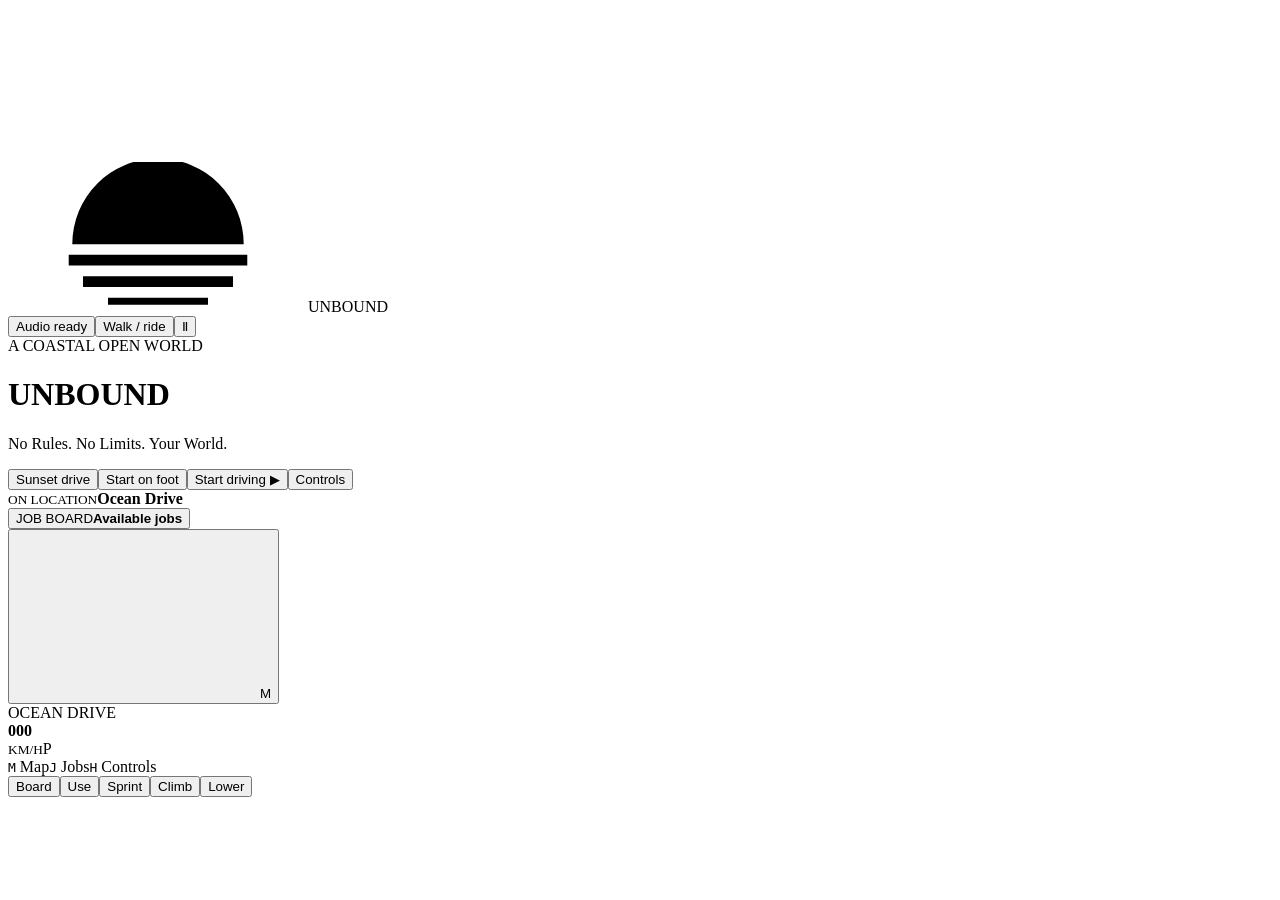
<file: src/page.html>
<!doctype html>
<html lang="en"><head><meta charset="utf-8"><meta name="viewport" content="width=device-width,initial-scale=1,viewport-fit=cover"><meta name="theme-color" content="#182426"><title>UNBOUND | Open World</title><style>/*STYLES*/</style></head>
<body><canvas id="world" aria-label="3D UNBOUND game world"></canvas><div id="shade"></div>
<svg style="position:absolute;width:0;height:0" aria-hidden="true"><defs><symbol id="sun" viewBox="0 0 60 42"><path d="M6 23a24 24 0 0 1 48 0Z M5 26h50v3H5z M9 32h42v3H9z M16 38h28v2H16z" fill="currentColor"/></symbol></defs></svg>
<header><div class="brand"><svg><use href="#sun"/></svg><span>UNBOUND</span></div><div class="topbuttons"><button id="sound" aria-label="Toggle vehicle audio" title="Toggle audio"><span class="soundbars"><i></i><i></i><i></i><i></i></span><span id="soundText">Audio ready</span></button><button class="playing" data-cmd="car">Walk / ride</button><button class="playing" data-cmd="pause" aria-label="Pause game">Ⅱ</button></div></header>
<main id="titleScreen"><div class="hero"><div class="eyebrow"><b></b> A COASTAL OPEN WORLD</div><h1 class="unbound">UNBOUND</h1><p>No Rules. No Limits. Your World.</p><div class="heroactions"><button class="major" id="skylineStart">Sunset drive</button><button class="ghost" id="walkStart">Start on foot</button><button class="ghost" id="begin">Start driving <span>▶</span></button><button id="helpTitle" class="ghost">Controls</button></div></div><div class="location"><i></i><div><small>ON LOCATION</small><strong id="titlePlace">Ocean Drive</strong></div></div></main>
<section id="hud" class="playing" aria-label="Game dashboard"><div id="status"><span id="district"></span><span id="time"></span><span id="money"></span><span id="alertState" hidden></span></div><button id="jobCard" data-cmd="jobs"><span class="eyebrow" id="jobType">JOB BOARD</span><strong id="jobTitle">Available jobs</strong><small id="jobHint"></small></button><div id="pin"></div>
<div id="mapDock"><button id="miniButton" data-cmd="map" aria-label="Open city map"><canvas id="mini" width="244" height="166"></canvas><span>M</span></button><div id="roadName">OCEAN DRIVE</div></div>
<div id="speedBox"><strong id="speed">000</strong><div><small id="unit">KM/H</small><span id="gear">P</span></div></div>
<div id="context"></div><div id="notification" role="status"></div><div class="shortcut"><span><kbd>M</kbd> Map</span><span><kbd>J</kbd> Jobs</span><span><kbd>H</kbd> Controls</span></div></section>
<div id="touch" class="playing"><div id="stick" aria-label="Movement joystick"><i></i></div><div class="touchActions"><button data-cmd="car">Board</button><button data-cmd="act">Use</button><button id="touchLights" data-cmd="lights" aria-pressed="true" hidden>Lights</button><button data-hold="brake">Sprint</button><button class="altKey" data-hold="rise">Climb</button><button class="altKey" data-hold="descend">Lower</button></div></div>
<div id="veil" hidden><section id="panel" role="dialog" aria-modal="true" aria-labelledby="panelTitle" tabindex="-1"><div class="panelhead"><div><div class="eyebrow" id="panelTag"></div><h2 id="panelTitle"></h2></div><button id="closePanel" aria-label="Close panel">×</button></div><div id="panelBody"></div></section></div>
<section id="arrest" hidden role="dialog" aria-label="Arrested"><div><h2>BUSTED</h2><p id="arrestInfo"></p><button class="major" id="release">Return to the street</button></div></section><div id="error" role="alert" hidden></div>
<script>/*WORLD*/</script><script>/*RENDER*/</script><script>/*APP*/</script></body></html>
</file>
